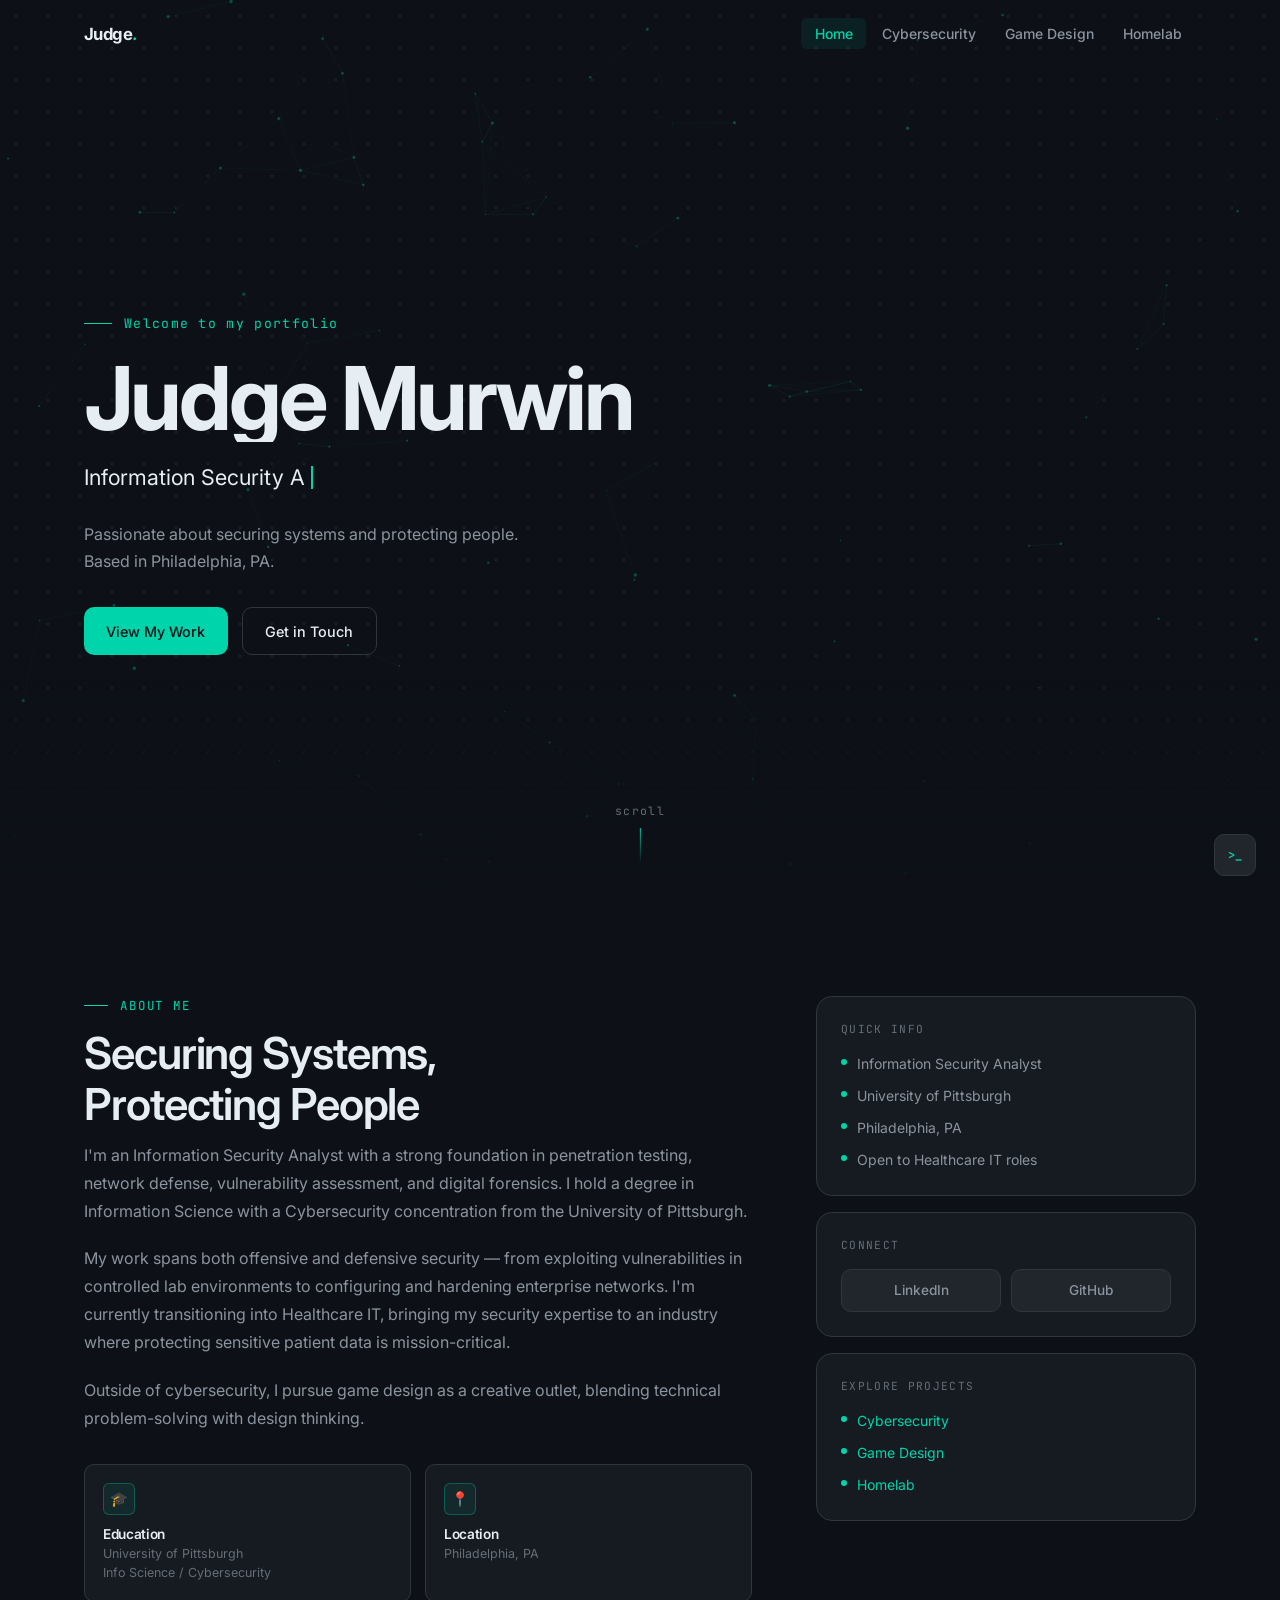
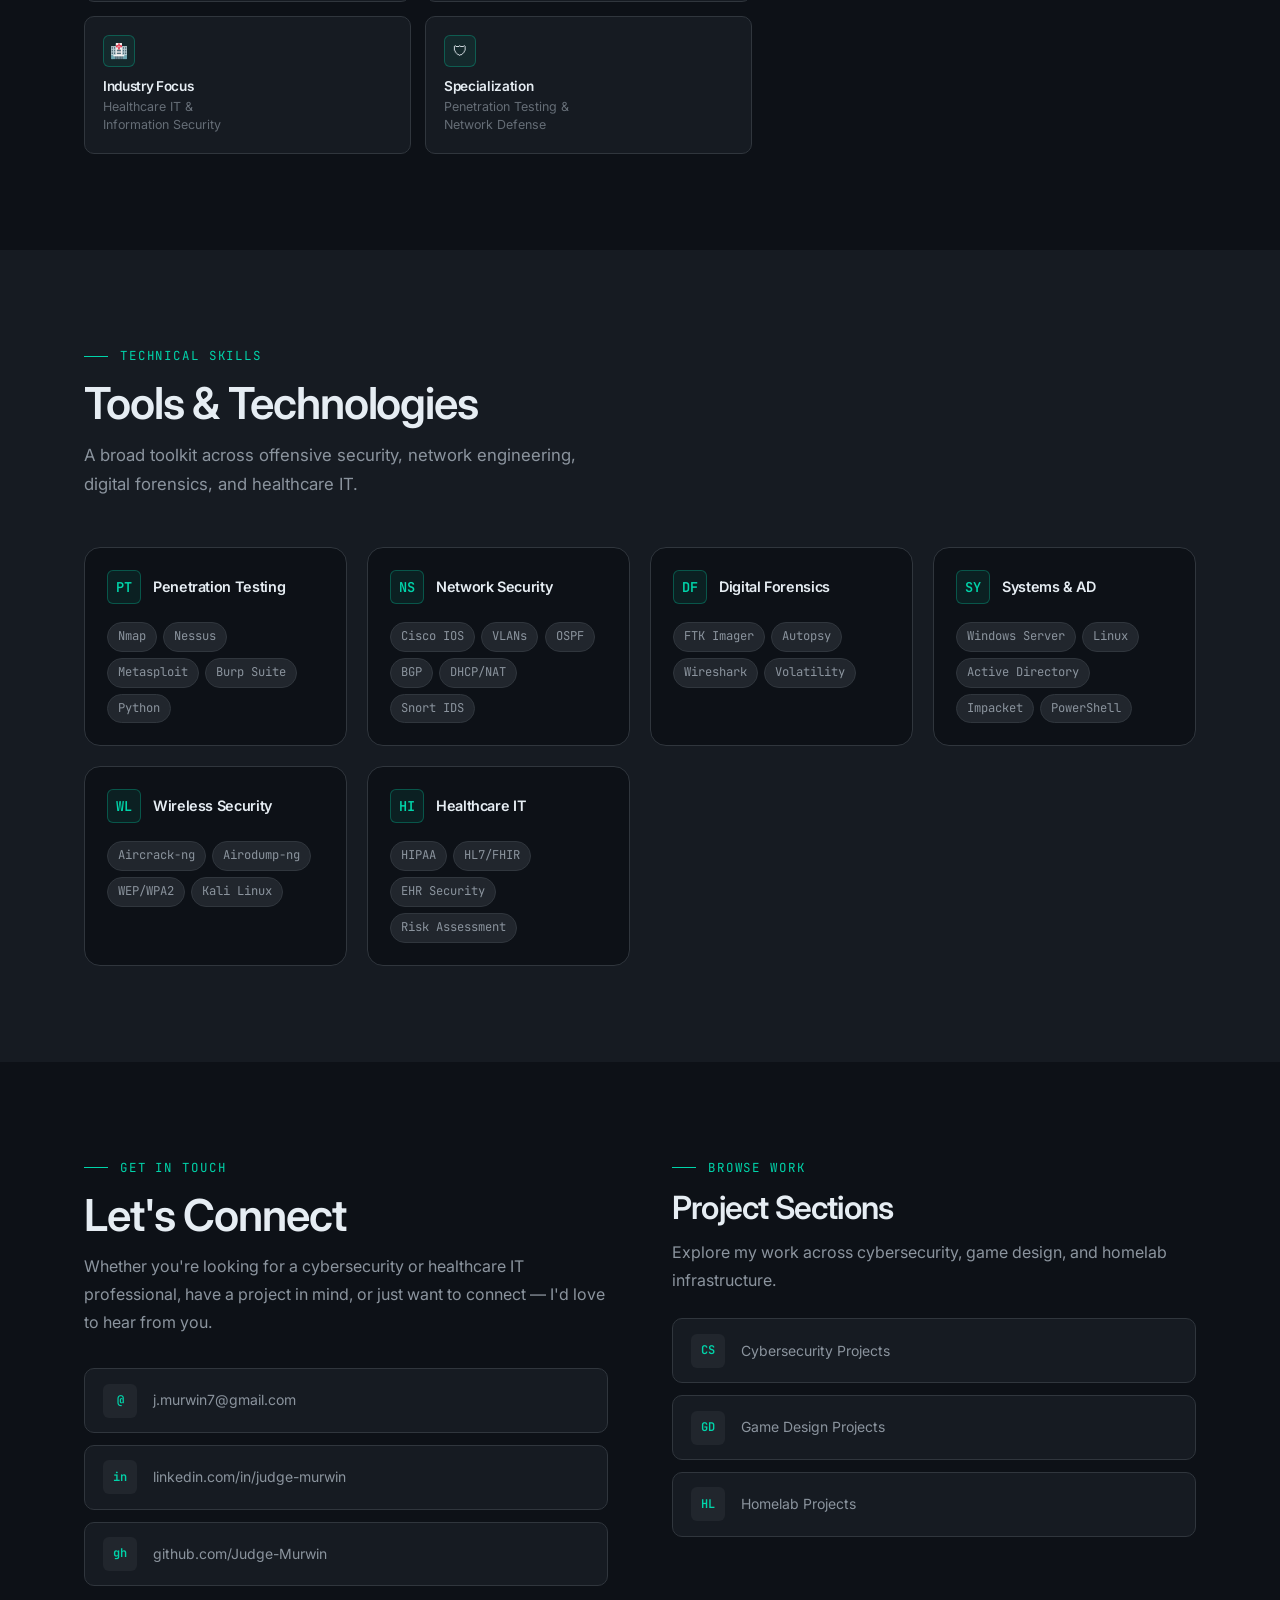
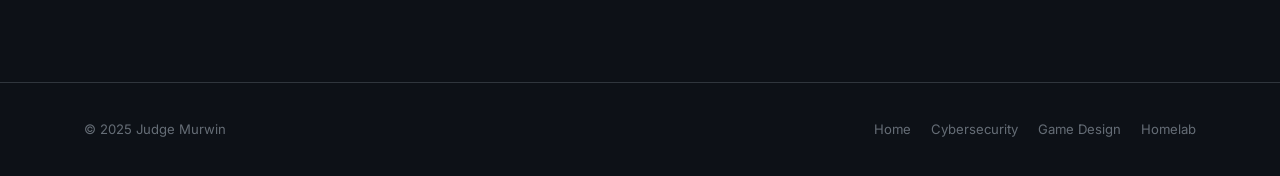
<file: index.html>
<!DOCTYPE html>
<html lang="en">
<head>
  <meta charset="UTF-8" />
  <meta name="viewport" content="width=device-width, initial-scale=1.0" />
  <title>Judge Murwin — Portfolio</title>
  <meta name="description" content="Information Security Analyst specializing in penetration testing, network defense, and digital forensics. Based in Philadelphia, PA." />
  <link rel="preconnect" href="https://fonts.googleapis.com" />
  <link rel="preconnect" href="https://fonts.gstatic.com" crossorigin />
  <link href="https://fonts.googleapis.com/css2?family=Inter:wght@400;500;600;700&family=JetBrains+Mono:wght@400;500;600&display=swap" rel="stylesheet" />
  <link rel="stylesheet" href="assets/css/style.css" />
</head>
<body>

<!-- ── Navigation ────────────────────────── -->
<nav class="nav">
  <div class="nav-inner">
    <a href="index.html" class="nav-logo">Judge<span>.</span></a>
    <ul class="nav-links">
      <li><a href="index.html" class="active">Home</a></li>
      <li><a href="cybersecurity.html">Cybersecurity</a></li>
      <li><a href="gamedesign.html">Game Design</a></li>
      <li><a href="homelab.html">Homelab</a></li>
    </ul>
    <button class="nav-toggle" aria-label="Toggle menu">
      <span></span><span></span><span></span>
    </button>
  </div>
</nav>
<div class="nav-mobile">
  <ul>
    <li><a href="index.html" class="active">Home</a></li>
    <li><a href="cybersecurity.html">Cybersecurity</a></li>
    <li><a href="gamedesign.html">Game Design</a></li>
    <li><a href="homelab.html">Homelab</a></li>
  </ul>
</div>

<!-- ── Hero ──────────────────────────────── -->
<section class="hero">
  <canvas id="hero-canvas"></canvas>
  <div class="hero-fade"></div>
  <div class="hero-content">
    <div class="hero-eyebrow">Welcome to my portfolio</div>
    <h1 class="hero-name">Judge Murwin</h1>
    <div class="hero-role">
      <span class="typewriter"></span><span class="cursor"></span>
    </div>
    <p class="hero-desc">
      Passionate about securing systems and protecting people.
      Based in Philadelphia, PA.
    </p>
    <div class="hero-actions">
      <a href="cybersecurity.html" class="btn btn-primary">View My Work</a>
      <a href="#contact" class="btn btn-outline">Get in Touch</a>
    </div>
  </div>
  <div class="hero-scroll">scroll</div>
</section>

<!-- ── About ─────────────────────────────── -->
<section class="section" id="about">
  <div class="container">
    <div class="about-grid">

      <!-- Text column -->
      <div class="about-text" data-reveal>
        <span class="section-label">About Me</span>
        <h2 class="section-title">Securing Systems,<br>Protecting People</h2>
        <p>
          I'm an Information Security Analyst with a strong foundation in penetration testing,
          network defense, vulnerability assessment, and digital forensics. I hold a degree in
          Information Science with a Cybersecurity concentration from the University of Pittsburgh.
        </p>
        <p>
          My work spans both offensive and defensive security — from exploiting vulnerabilities
          in controlled lab environments to configuring and hardening enterprise networks. I'm
          currently transitioning into Healthcare IT, bringing my security expertise to an
          industry where protecting sensitive patient data is mission-critical.
        </p>
        <p>
          Outside of cybersecurity, I pursue game design as a creative outlet, blending technical
          problem-solving with design thinking.
        </p>

        <div class="highlight-grid">
          <div class="highlight-card" data-reveal data-d="1">
            <div class="hl-icon">&#x1F393;</div>
            <h4>Education</h4>
            <p>University of Pittsburgh<br>Info Science / Cybersecurity</p>
          </div>
          <div class="highlight-card" data-reveal data-d="2">
            <div class="hl-icon">&#x1F4CD;</div>
            <h4>Location</h4>
            <p>Philadelphia, PA</p>
          </div>
          <div class="highlight-card" data-reveal data-d="3">
            <div class="hl-icon">&#x1F3E5;</div>
            <h4>Industry Focus</h4>
            <p>Healthcare IT &amp;<br>Information Security</p>
          </div>
          <div class="highlight-card" data-reveal data-d="4">
            <div class="hl-icon">&#x1F6E1;</div>
            <h4>Specialization</h4>
            <p>Penetration Testing &amp;<br>Network Defense</p>
          </div>
        </div>
      </div>

      <!-- Sidebar -->
      <div class="about-sidebar" data-reveal data-d="2">
        <div class="info-card">
          <div class="info-card-label">Quick Info</div>
          <ul class="info-list">
            <li><span class="info-dot"></span>Information Security Analyst</li>
            <li><span class="info-dot"></span>University of Pittsburgh</li>
            <li><span class="info-dot"></span>Philadelphia, PA</li>
            <li><span class="info-dot"></span>Open to Healthcare IT roles</li>
          </ul>
        </div>
        <div class="info-card">
          <div class="info-card-label">Connect</div>
          <div class="social-row">
            <a href="https://www.linkedin.com/in/judge-murwin/" target="_blank" rel="noopener" class="social-chip">LinkedIn</a>
            <a href="https://github.com/Judge-Murwin" target="_blank" rel="noopener" class="social-chip">GitHub</a>
          </div>
        </div>
        <div class="info-card">
          <div class="info-card-label">Explore Projects</div>
          <ul class="info-list">
            <li><span class="info-dot"></span><a href="cybersecurity.html">Cybersecurity</a></li>
            <li><span class="info-dot"></span><a href="gamedesign.html">Game Design</a></li>
            <li><span class="info-dot"></span><a href="homelab.html">Homelab</a></li>
          </ul>
        </div>
      </div>

    </div>
  </div>
</section>

<!-- ── Skills ────────────────────────────── -->
<section class="section section-bg" id="skills">
  <div class="container">
    <span class="section-label" data-reveal>Technical Skills</span>
    <h2 class="section-title" data-reveal>Tools &amp; Technologies</h2>
    <p class="section-sub" data-reveal>A broad toolkit across offensive security, network engineering, digital forensics, and healthcare IT.</p>
    <div class="skills-grid">

      <div class="skill-card" data-reveal data-d="1">
        <div class="skill-card-header">
          <div class="skill-icon">PT</div>
          <h4>Penetration Testing</h4>
        </div>
        <div class="skill-tags">
          <span class="skill-tag">Nmap</span>
          <span class="skill-tag">Nessus</span>
          <span class="skill-tag">Metasploit</span>
          <span class="skill-tag">Burp Suite</span>
          <span class="skill-tag">Python</span>
        </div>
      </div>

      <div class="skill-card" data-reveal data-d="2">
        <div class="skill-card-header">
          <div class="skill-icon">NS</div>
          <h4>Network Security</h4>
        </div>
        <div class="skill-tags">
          <span class="skill-tag">Cisco IOS</span>
          <span class="skill-tag">VLANs</span>
          <span class="skill-tag">OSPF</span>
          <span class="skill-tag">BGP</span>
          <span class="skill-tag">DHCP/NAT</span>
          <span class="skill-tag">Snort IDS</span>
        </div>
      </div>

      <div class="skill-card" data-reveal data-d="3">
        <div class="skill-card-header">
          <div class="skill-icon">DF</div>
          <h4>Digital Forensics</h4>
        </div>
        <div class="skill-tags">
          <span class="skill-tag">FTK Imager</span>
          <span class="skill-tag">Autopsy</span>
          <span class="skill-tag">Wireshark</span>
          <span class="skill-tag">Volatility</span>
        </div>
      </div>

      <div class="skill-card" data-reveal data-d="4">
        <div class="skill-card-header">
          <div class="skill-icon">SY</div>
          <h4>Systems &amp; AD</h4>
        </div>
        <div class="skill-tags">
          <span class="skill-tag">Windows Server</span>
          <span class="skill-tag">Linux</span>
          <span class="skill-tag">Active Directory</span>
          <span class="skill-tag">Impacket</span>
          <span class="skill-tag">PowerShell</span>
        </div>
      </div>

      <div class="skill-card" data-reveal data-d="5">
        <div class="skill-card-header">
          <div class="skill-icon">WL</div>
          <h4>Wireless Security</h4>
        </div>
        <div class="skill-tags">
          <span class="skill-tag">Aircrack-ng</span>
          <span class="skill-tag">Airodump-ng</span>
          <span class="skill-tag">WEP/WPA2</span>
          <span class="skill-tag">Kali Linux</span>
        </div>
      </div>

      <div class="skill-card" data-reveal data-d="5">
        <div class="skill-card-header">
          <div class="skill-icon">HI</div>
          <h4>Healthcare IT</h4>
        </div>
        <div class="skill-tags">
          <span class="skill-tag">HIPAA</span>
          <span class="skill-tag">HL7/FHIR</span>
          <span class="skill-tag">EHR Security</span>
          <span class="skill-tag">Risk Assessment</span>
        </div>
      </div>

    </div>
  </div>
</section>

<!-- ── Contact ───────────────────────────── -->
<section class="section" id="contact">
  <div class="container">
    <div class="contact-grid">

      <div class="contact-intro" data-reveal>
        <span class="section-label">Get in Touch</span>
        <h2 class="section-title">Let's Connect</h2>
        <p>Whether you're looking for a cybersecurity or healthcare IT professional, have a project in mind, or just want to connect — I'd love to hear from you.</p>
        <div class="contact-items">
          <a href="mailto:j.murwin7@gmail.com" class="contact-item">
            <div class="contact-item-icon">@</div>
            j.murwin7@gmail.com
          </a>
          <a href="https://www.linkedin.com/in/judge-murwin/" target="_blank" rel="noopener" class="contact-item">
            <div class="contact-item-icon">in</div>
            linkedin.com/in/judge-murwin
          </a>
          <a href="https://github.com/Judge-Murwin" target="_blank" rel="noopener" class="contact-item">
            <div class="contact-item-icon">gh</div>
            github.com/Judge-Murwin
          </a>
        </div>
      </div>

      <div data-reveal data-d="2">
        <span class="section-label">Browse Work</span>
        <h2 class="section-title" style="font-size:clamp(1.4rem,3vw,2rem)">Project Sections</h2>
        <p style="margin-bottom:1.5rem">Explore my work across cybersecurity, game design, and homelab infrastructure.</p>
        <div class="contact-items">
          <a href="cybersecurity.html" class="contact-item">
            <div class="contact-item-icon">CS</div>
            Cybersecurity Projects
          </a>
          <a href="gamedesign.html" class="contact-item">
            <div class="contact-item-icon">GD</div>
            Game Design Projects
          </a>
          <a href="homelab.html" class="contact-item">
            <div class="contact-item-icon">HL</div>
            Homelab Projects
          </a>
        </div>
      </div>

    </div>
  </div>
</section>

<!-- ── Footer ────────────────────────────── -->
<footer>
  <div class="container">
    <div class="footer-inner">
      <span class="footer-copy">&copy; 2025 Judge Murwin</span>
      <nav class="footer-nav">
        <a href="index.html">Home</a>
        <a href="cybersecurity.html">Cybersecurity</a>
        <a href="gamedesign.html">Game Design</a>
        <a href="homelab.html">Homelab</a>
      </nav>
    </div>
  </div>
</footer>

<!-- ── Terminal Easter Egg ───────────────── -->
<div class="terminal-trigger">
  <button class="terminal-btn" aria-label="Open terminal">&gt;_</button>
  <div class="terminal-window">
    <div class="terminal-bar">
      <div class="t-dot r"></div>
      <div class="t-dot y"></div>
      <div class="t-dot g"></div>
      <span class="terminal-bar-title">judge@portfolio ~ </span>
    </div>
    <div class="terminal-body">
      <div class="t-out"></div>
      <div class="t-input-row">
        <span class="t-prompt">~/judge $&nbsp;</span>
        <input class="t-input" type="text" autocomplete="off" spellcheck="false" aria-label="Terminal input" />
      </div>
    </div>
  </div>
</div>

<script src="assets/js/main.js"></script>
</body>
</html>
</file>
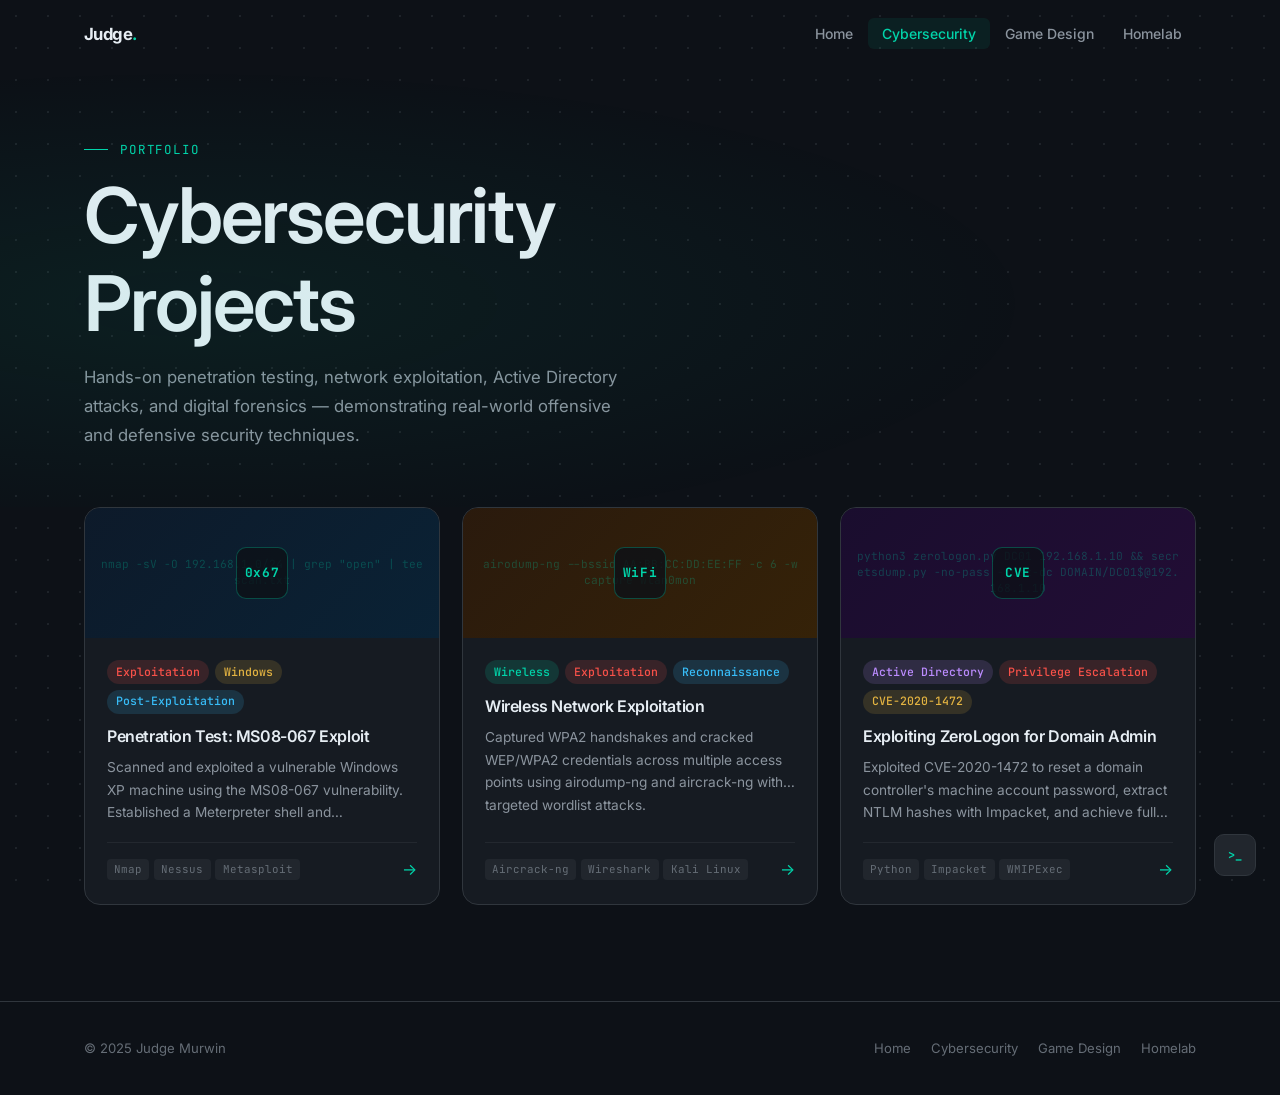
<file: cybersecurity.html>
<!DOCTYPE html>
<html lang="en">
<head>
  <meta charset="UTF-8" />
  <meta name="viewport" content="width=device-width, initial-scale=1.0" />
  <title>Cybersecurity Projects — Judge Murwin</title>
  <meta name="description" content="Penetration testing, wireless security, Active Directory exploitation, and digital forensics projects by Judge Murwin." />
  <link rel="preconnect" href="https://fonts.googleapis.com" />
  <link rel="preconnect" href="https://fonts.gstatic.com" crossorigin />
  <link href="https://fonts.googleapis.com/css2?family=Inter:wght@400;500;600;700&family=JetBrains+Mono:wght@400;500;600&display=swap" rel="stylesheet" />
  <link rel="stylesheet" href="assets/css/style.css" />
</head>
<body>

<!-- ── Navigation ────────────────────────── -->
<nav class="nav">
  <div class="nav-inner">
    <a href="index.html" class="nav-logo">Judge<span>.</span></a>
    <ul class="nav-links">
      <li><a href="index.html">Home</a></li>
      <li><a href="cybersecurity.html" class="active">Cybersecurity</a></li>
      <li><a href="gamedesign.html">Game Design</a></li>
      <li><a href="homelab.html">Homelab</a></li>
    </ul>
    <button class="nav-toggle" aria-label="Toggle menu">
      <span></span><span></span><span></span>
    </button>
  </div>
</nav>
<div class="nav-mobile">
  <ul>
    <li><a href="index.html">Home</a></li>
    <li><a href="cybersecurity.html" class="active">Cybersecurity</a></li>
    <li><a href="gamedesign.html">Game Design</a></li>
    <li><a href="homelab.html">Homelab</a></li>
  </ul>
</div>

<!-- ── Page Hero ─────────────────────────── -->
<section class="page-hero">
  <div class="container">
    <div class="section-label" data-reveal>Portfolio</div>
    <h1 data-reveal data-d="1">Cybersecurity<br>Projects</h1>
    <p data-reveal data-d="2">
      Hands-on penetration testing, network exploitation, Active Directory attacks, and
      digital forensics — demonstrating real-world offensive and defensive security techniques.
    </p>
  </div>
</section>

<!-- ── Projects Grid ─────────────────────── -->
<section class="section" style="padding-top:0">
  <div class="container">
    <div class="projects-grid">

      <!-- Card 1: MS08-067 -->
      <div class="project-card" data-modal="ms08067" data-reveal>
        <div class="card-banner g1">
          <div class="card-banner-text">nmap -sV -O 192.168.1.0/24 | grep "open" | tee scan.txt</div>
          <div class="card-icon-wrap">0x67</div>
        </div>
        <div class="card-body">
          <div class="card-tags">
            <span class="tag tag-red">Exploitation</span>
            <span class="tag tag-orange">Windows</span>
            <span class="tag tag-blue">Post-Exploitation</span>
          </div>
          <h3 class="card-title">Penetration Test: MS08-067 Exploit</h3>
          <p class="card-desc">Scanned and exploited a vulnerable Windows XP machine using the MS08-067 vulnerability. Established a Meterpreter shell and demonstrated real-world post-exploitation access.</p>
          <div class="card-footer">
            <div class="card-tools">
              <span class="tool-tag">Nmap</span>
              <span class="tool-tag">Nessus</span>
              <span class="tool-tag">Metasploit</span>
            </div>
            <span class="card-arrow">&#8594;</span>
          </div>
        </div>
      </div>

      <!-- Card 2: Wireless -->
      <div class="project-card" data-modal="wireless" data-reveal data-d="1">
        <div class="card-banner g4">
          <div class="card-banner-text">airodump-ng --bssid AA:BB:CC:DD:EE:FF -c 6 -w capture wlan0mon</div>
          <div class="card-icon-wrap">WiFi</div>
        </div>
        <div class="card-body">
          <div class="card-tags">
            <span class="tag tag-teal">Wireless</span>
            <span class="tag tag-red">Exploitation</span>
            <span class="tag tag-blue">Reconnaissance</span>
          </div>
          <h3 class="card-title">Wireless Network Exploitation</h3>
          <p class="card-desc">Captured WPA2 handshakes and cracked WEP/WPA2 credentials across multiple access points using airodump-ng and aircrack-ng with targeted wordlist attacks.</p>
          <div class="card-footer">
            <div class="card-tools">
              <span class="tool-tag">Aircrack-ng</span>
              <span class="tool-tag">Wireshark</span>
              <span class="tool-tag">Kali Linux</span>
            </div>
            <span class="card-arrow">&#8594;</span>
          </div>
        </div>
      </div>

      <!-- Card 3: ZeroLogon -->
      <div class="project-card" data-modal="zerologon" data-reveal data-d="2">
        <div class="card-banner g2">
          <div class="card-banner-text">python3 zerologon.py DC01 192.168.1.10 && secretsdump.py -no-pass -just-dc DOMAIN/DC01$@192.168.1.10</div>
          <div class="card-icon-wrap">CVE</div>
        </div>
        <div class="card-body">
          <div class="card-tags">
            <span class="tag tag-purple">Active Directory</span>
            <span class="tag tag-red">Privilege Escalation</span>
            <span class="tag tag-orange">CVE-2020-1472</span>
          </div>
          <h3 class="card-title">Exploiting ZeroLogon for Domain Admin</h3>
          <p class="card-desc">Exploited CVE-2020-1472 to reset a domain controller's machine account password, extract NTLM hashes with Impacket, and achieve full domain compromise.</p>
          <div class="card-footer">
            <div class="card-tools">
              <span class="tool-tag">Python</span>
              <span class="tool-tag">Impacket</span>
              <span class="tool-tag">WMIPExec</span>
            </div>
            <span class="card-arrow">&#8594;</span>
          </div>
        </div>
      </div>

    </div>
  </div>
</section>

<!-- ── Modal ─────────────────────────────── -->
<div class="modal-overlay" role="dialog" aria-modal="true" aria-label="Project details">
  <div class="modal">
    <div class="modal-banner g1">
      <div class="modal-banner-text"></div>
      <div class="modal-icon"></div>
      <button class="modal-close" aria-label="Close">&times;</button>
    </div>
    <div class="modal-body">
      <div class="modal-tags"></div>
      <h2 class="modal-title"></h2>
      <p class="modal-desc"></p>
      <div class="modal-section">
        <div class="modal-section-label">Tools &amp; Technologies</div>
        <div class="modal-tools"></div>
      </div>
      <div class="modal-section">
        <div class="modal-section-label">Key Highlights</div>
        <ul class="modal-highlights"></ul>
      </div>
    </div>
    <div class="modal-footer">
      <a href="#" class="btn btn-outline modal-github-link" target="_blank" rel="noopener">View on GitHub</a>
    </div>
  </div>
</div>

<!-- ── Footer ────────────────────────────── -->
<footer>
  <div class="container">
    <div class="footer-inner">
      <span class="footer-copy">&copy; 2025 Judge Murwin</span>
      <nav class="footer-nav">
        <a href="index.html">Home</a>
        <a href="cybersecurity.html">Cybersecurity</a>
        <a href="gamedesign.html">Game Design</a>
        <a href="homelab.html">Homelab</a>
      </nav>
    </div>
  </div>
</footer>

<!-- ── Terminal Easter Egg ───────────────── -->
<div class="terminal-trigger">
  <button class="terminal-btn" aria-label="Open terminal">&gt;_</button>
  <div class="terminal-window">
    <div class="terminal-bar">
      <div class="t-dot r"></div>
      <div class="t-dot y"></div>
      <div class="t-dot g"></div>
      <span class="terminal-bar-title">judge@portfolio ~ </span>
    </div>
    <div class="terminal-body">
      <div class="t-out"></div>
      <div class="t-input-row">
        <span class="t-prompt">~/judge $&nbsp;</span>
        <input class="t-input" type="text" autocomplete="off" spellcheck="false" aria-label="Terminal input" />
      </div>
    </div>
  </div>
</div>

<!-- ── Project Data ───────────────────────── -->
<script>
const projectData = {
  ms08067: {
    abbr: '0x67',
    grad: 'g1',
    bannerText: 'nmap -sV -O 192.168.1.0/24 | grep open | tee scan.txt && msfconsole -x "use exploit/windows/smb/ms08_067_netapi"',
    title: 'Penetration Test: Scanning, Exploitation, and Post-Exploitation of a Windows XP Host',
    tags: [
      { label: 'Exploitation',     color: 'red'    },
      { label: 'Windows',          color: 'orange' },
      { label: 'Post-Exploitation',color: 'blue'   },
    ],
    description: 'Used Nmap and Nessus to identify a vulnerable Windows XP machine, then exploited the MS08-067 vulnerability with Metasploit. Gained access via a Meterpreter shell, explored the file system, and retrieved documents to demonstrate real-world post-exploitation impact.',
    tools: ['Nmap', 'Nessus', 'Metasploit', 'Meterpreter', 'Kali Linux'],
    highlights: [
      'Conducted network reconnaissance with Nmap to map open ports and running services',
      'Ran a Nessus vulnerability scan confirming MS08-067 (Server Service vulnerability) on the target',
      'Exploited the target using Metasploit\'s ms08_067_netapi module to gain a Meterpreter shell',
      'Navigated the compromised file system and retrieved sensitive documents',
      'Documented the full attack chain from discovery to data exfiltration',
    ],
    github: 'https://github.com/Judge-Murwin/PenetrationTesting-MS08-067-Exploit',
  },
  wireless: {
    abbr: 'WiFi',
    grad: 'g4',
    bannerText: 'airodump-ng --bssid AA:BB:CC:DD:EE:FF -c 6 -w capture wlan0mon && aircrack-ng -w rockyou.txt capture-01.cap',
    title: 'Wireless Network Exploitation',
    tags: [
      { label: 'Wireless Security', color: 'teal'   },
      { label: 'Exploitation',      color: 'red'    },
      { label: 'Reconnaissance',    color: 'blue'   },
    ],
    description: 'Captured and cracked Wi-Fi credentials from multiple access points using airodump-ng and aircrack-ng. Targeted both WEP and WPA2 networks, collected handshakes via deauthentication attacks, and used wordlists to reveal passwords. Leveraged Wireshark for packet analysis and vendor identification.',
    tools: ['Aircrack-ng', 'Airodump-ng', 'Aireplay-ng', 'Wireshark', 'Kali Linux'],
    highlights: [
      'Enabled monitor mode on a wireless adapter for passive traffic capture',
      'Used airodump-ng to enumerate nearby access points, channels, and connected clients',
      'Performed targeted deauthentication attacks to force WPA2 4-way handshake capture',
      'Cracked WEP encryption using statistical IV attacks with aircrack-ng',
      'Cracked WPA2 PSK credentials using dictionary attacks against captured handshakes',
      'Analyzed captured packets in Wireshark to identify vendor OUIs and network activity',
    ],
    github: 'https://github.com/Judge-Murwin/Wireless-Network-Exploitation',
  },
  zerologon: {
    abbr: 'CVE',
    grad: 'g2',
    bannerText: 'python3 zerologon.py DC01 192.168.1.10 && secretsdump.py -no-pass -just-dc DOMAIN/DC01$@192.168.1.10',
    title: 'Exploiting ZeroLogon to Gain Domain Admin Access',
    tags: [
      { label: 'Active Directory',   color: 'purple' },
      { label: 'Privilege Escalation',color: 'red'   },
      { label: 'CVE-2020-1472',      color: 'orange' },
    ],
    description: 'Used the ZeroLogon vulnerability (CVE-2020-1472) to exploit a misconfigured domain controller and escalate to Domain Admin. Reset the machine account password via a custom Python script, extracted NTLM hashes with Impacket, and established remote execution via WMIPExec.',
    tools: ['Nmap', 'Python', 'Impacket', 'secretsdump.py', 'WMIPExec', 'Kali Linux'],
    highlights: [
      'Identified the Domain Controller IP and role via Nmap port and service scan',
      'Exploited CVE-2020-1472 (ZeroLogon) by resetting the DC machine account password to empty',
      'Used Impacket\'s secretsdump.py to dump all NTLM password hashes from the domain controller',
      'Performed pass-the-hash to authenticate as Domain Administrator without knowing the plaintext password',
      'Gained remote command execution via WMIPExec and retrieved the target flag',
      'Documented the complete domain compromise path from unauthenticated network access',
    ],
    github: 'https://github.com/Judge-Murwin/ZeroLogonExploit',
  },
};
</script>
<script src="assets/js/main.js"></script>
</body>
</html>
</file>
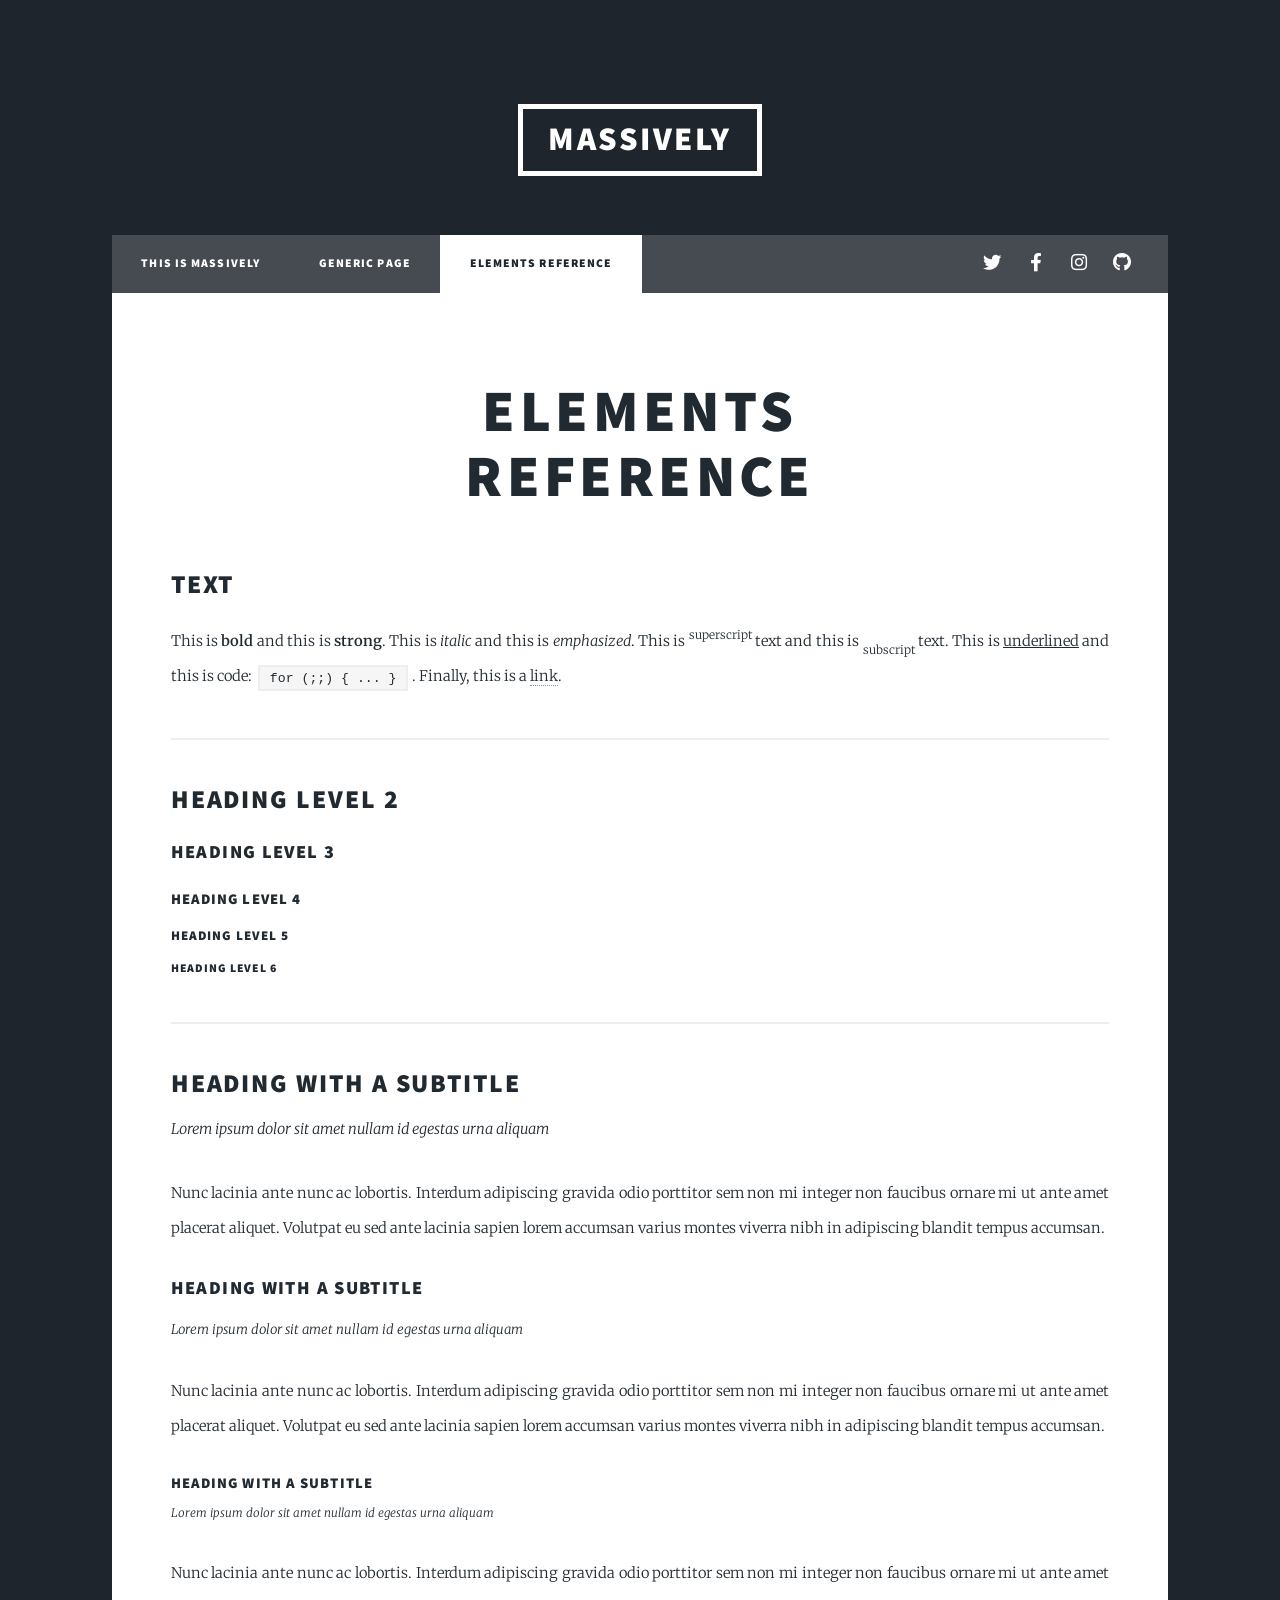
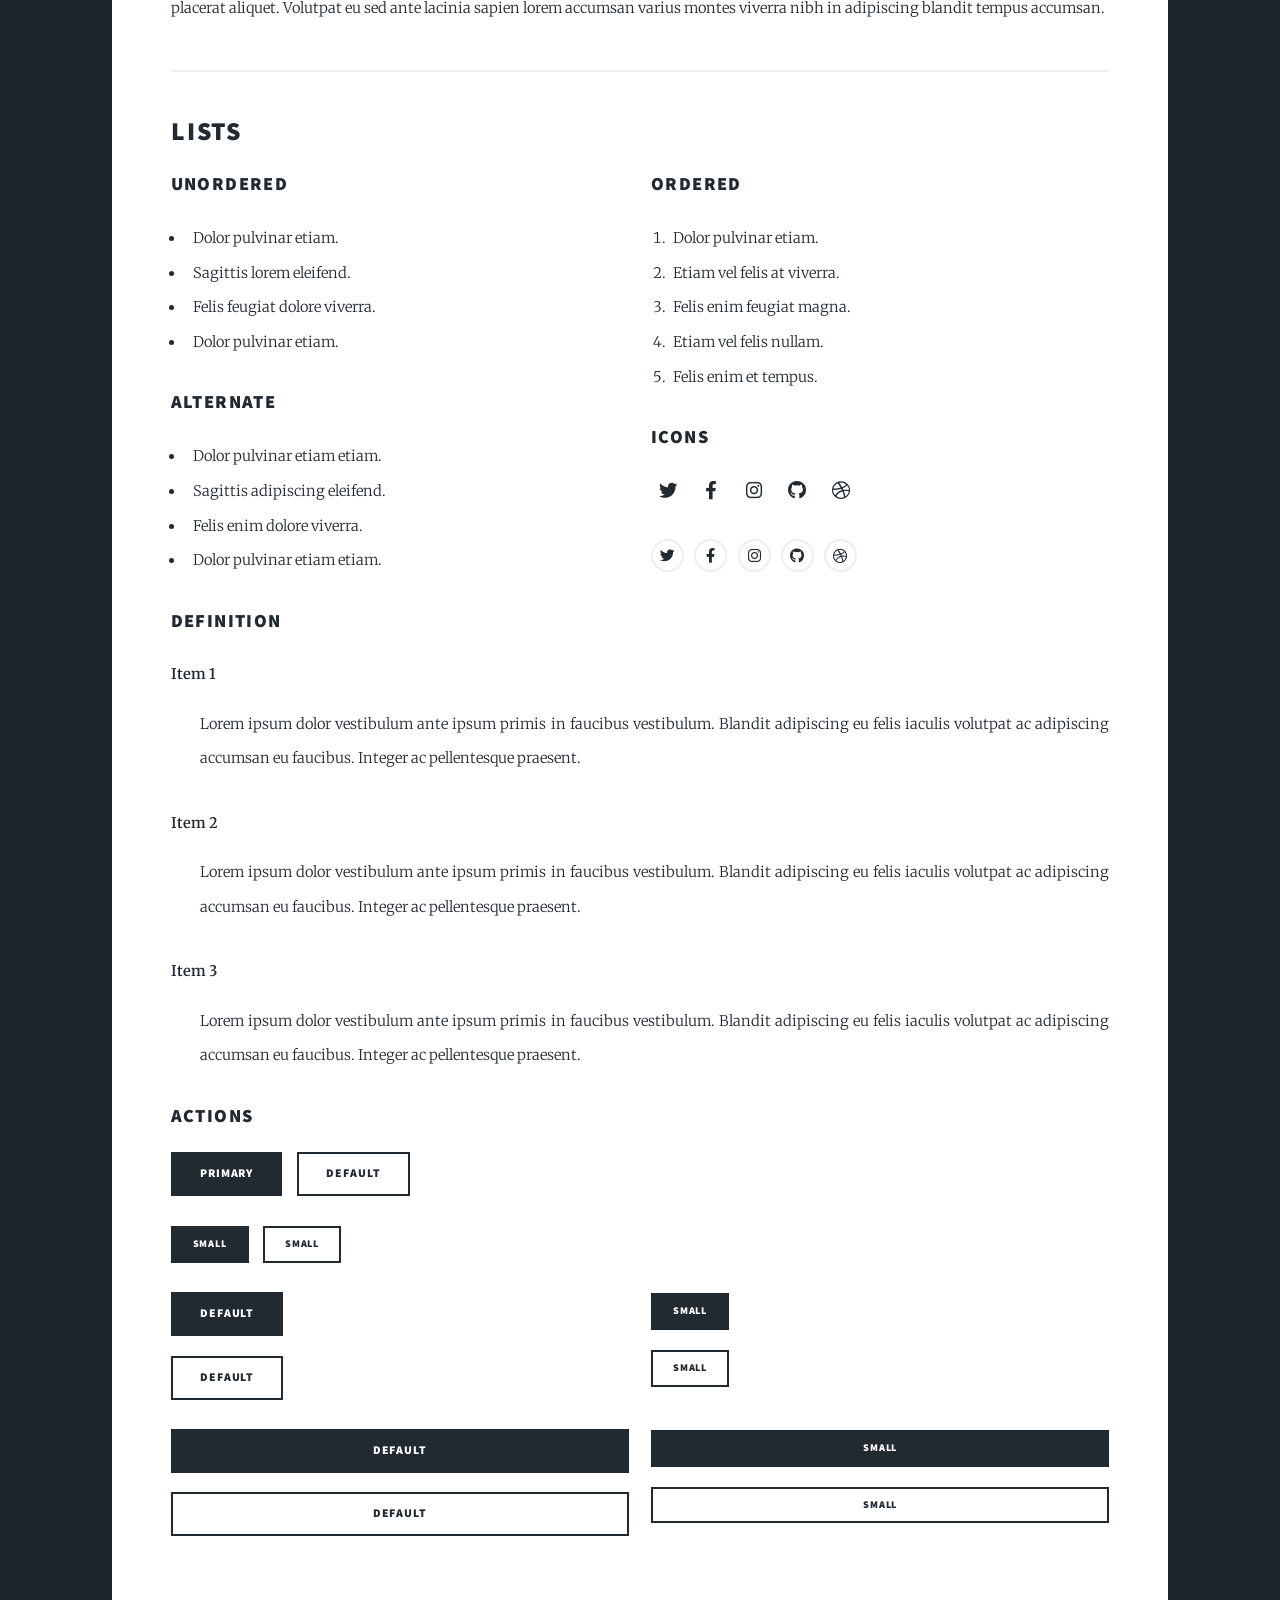
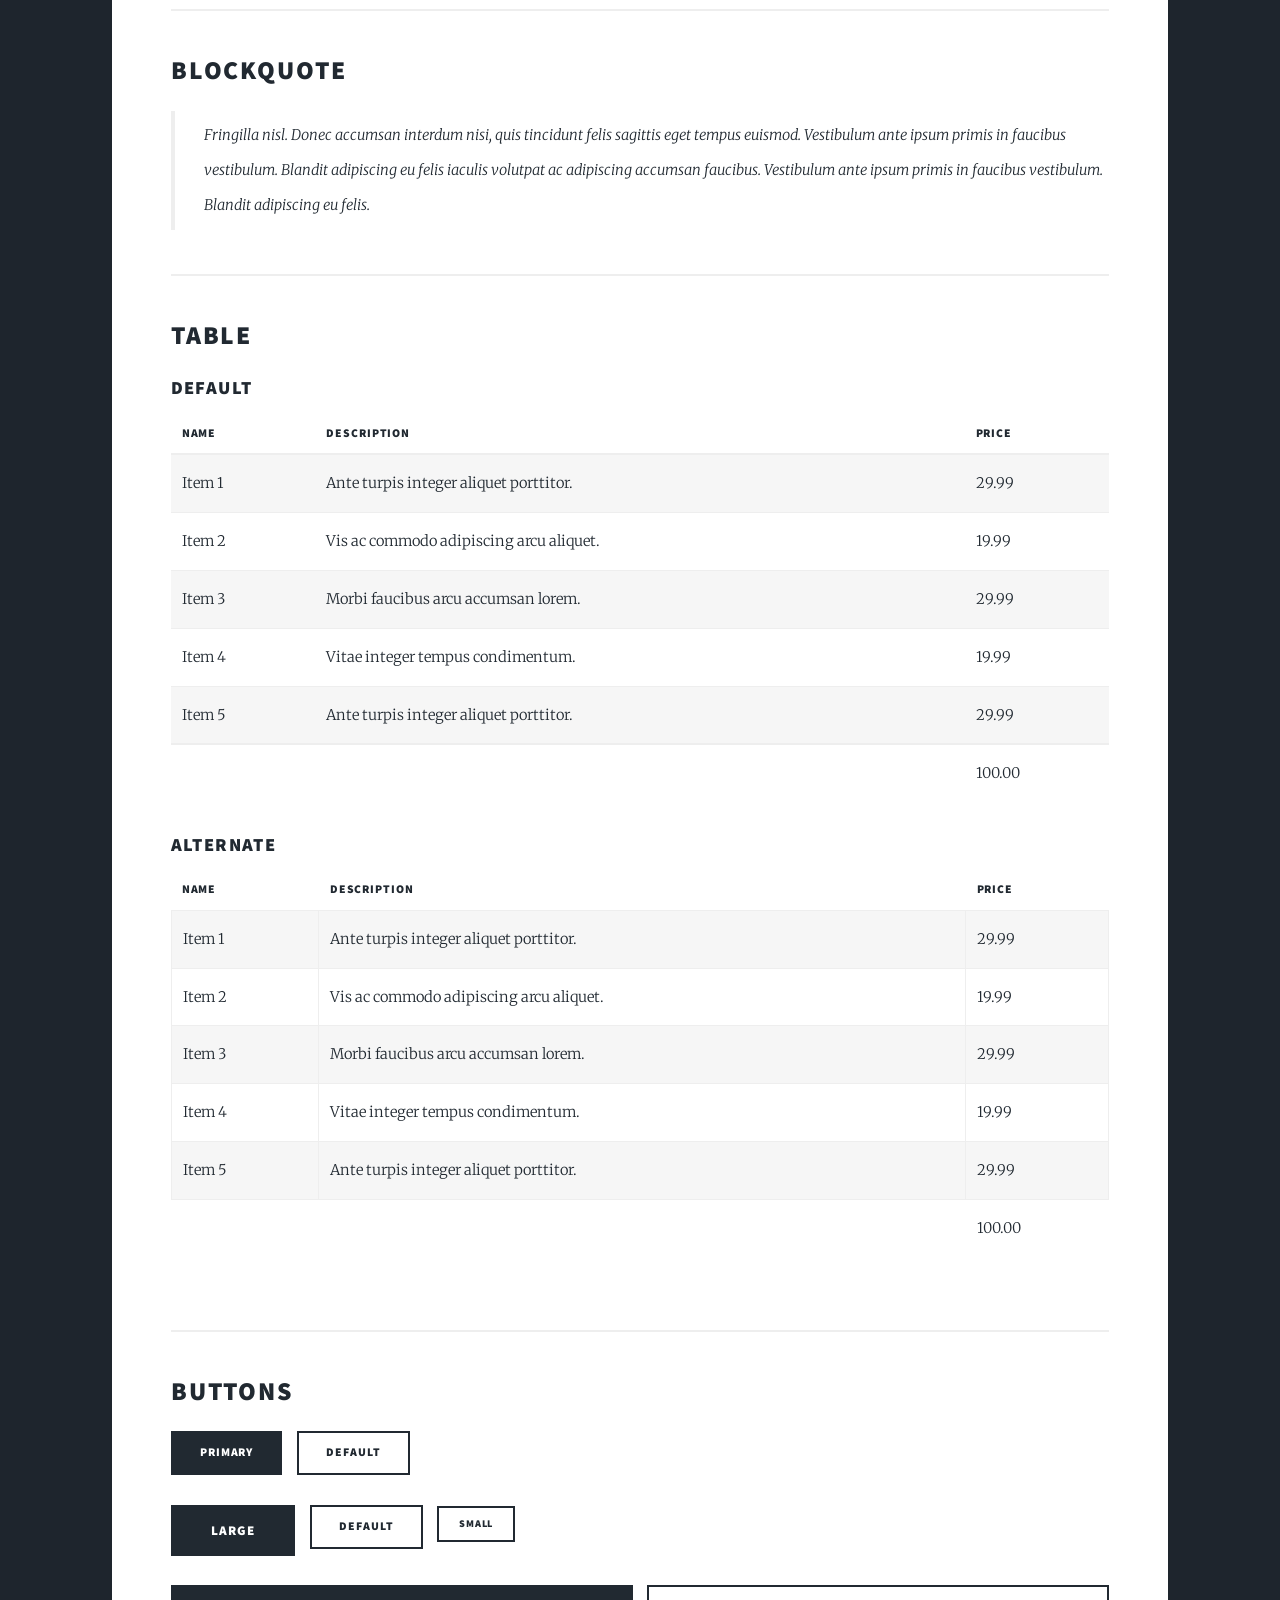
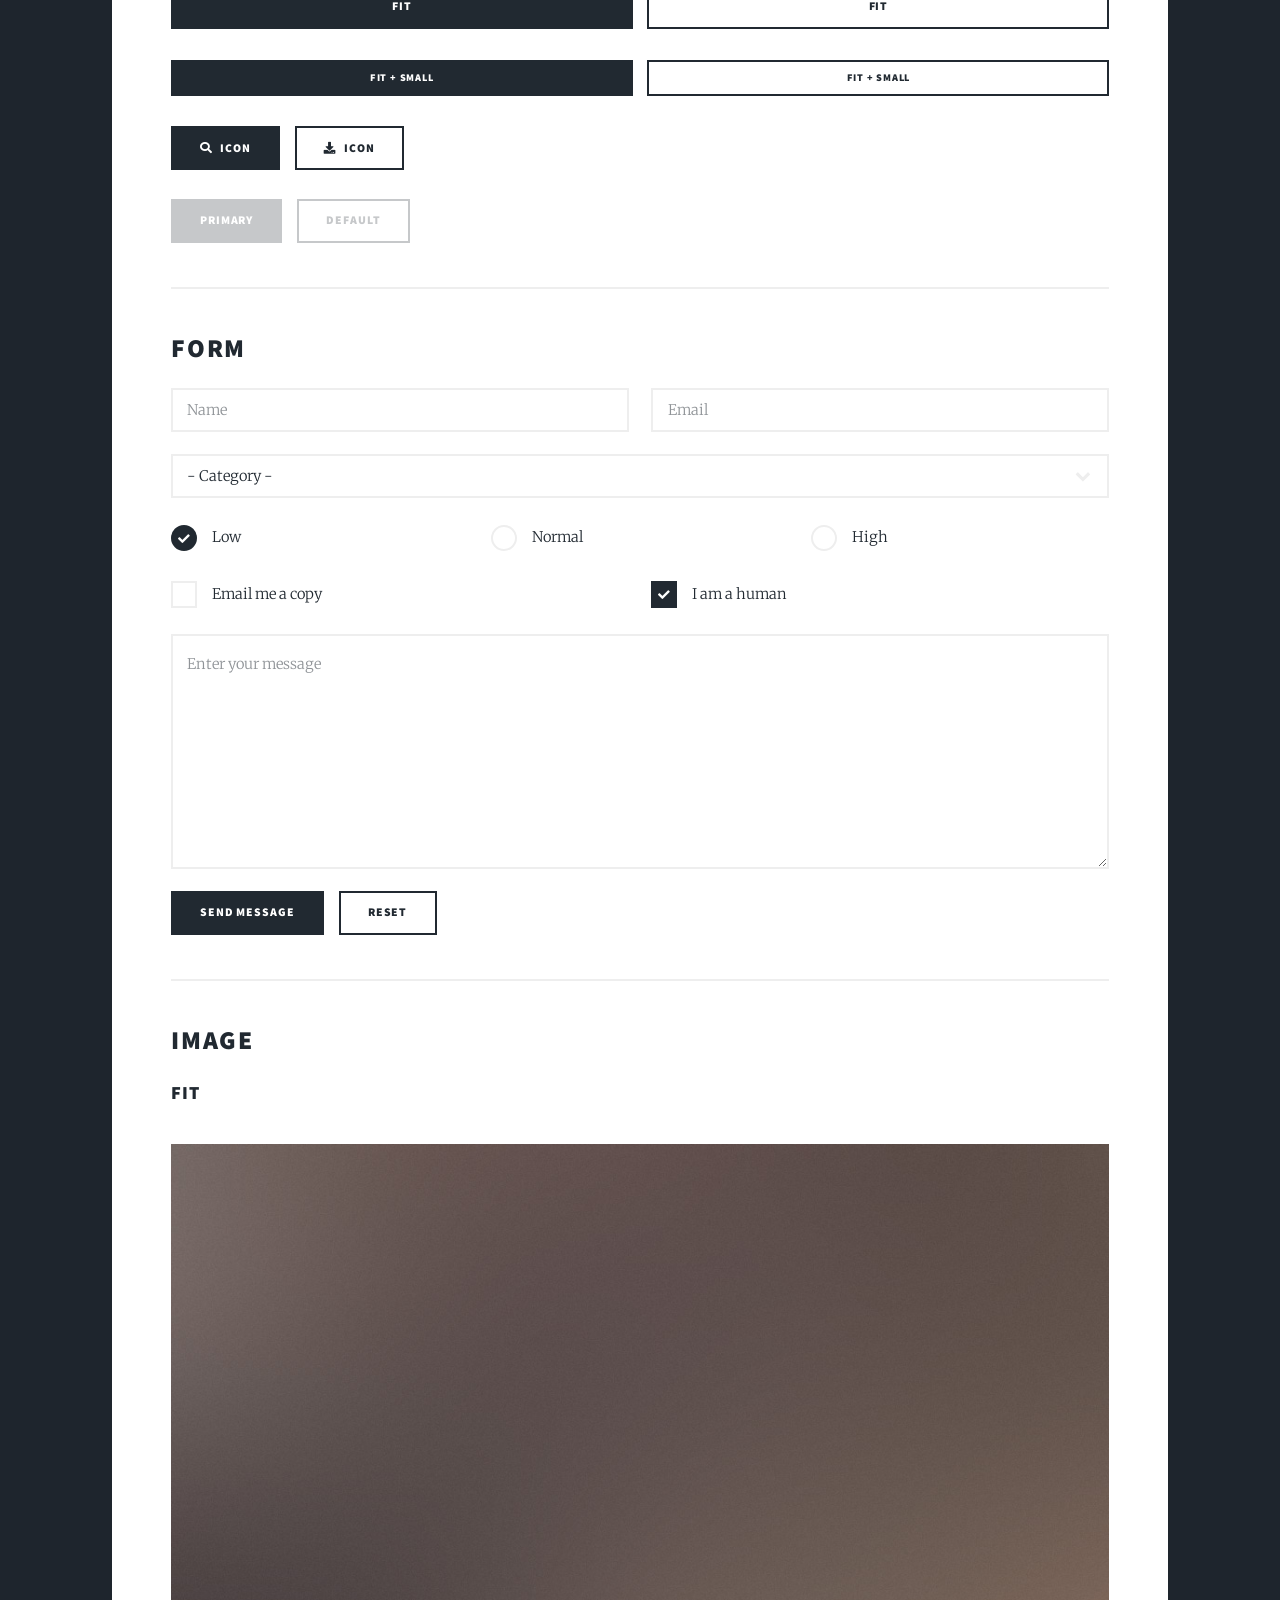
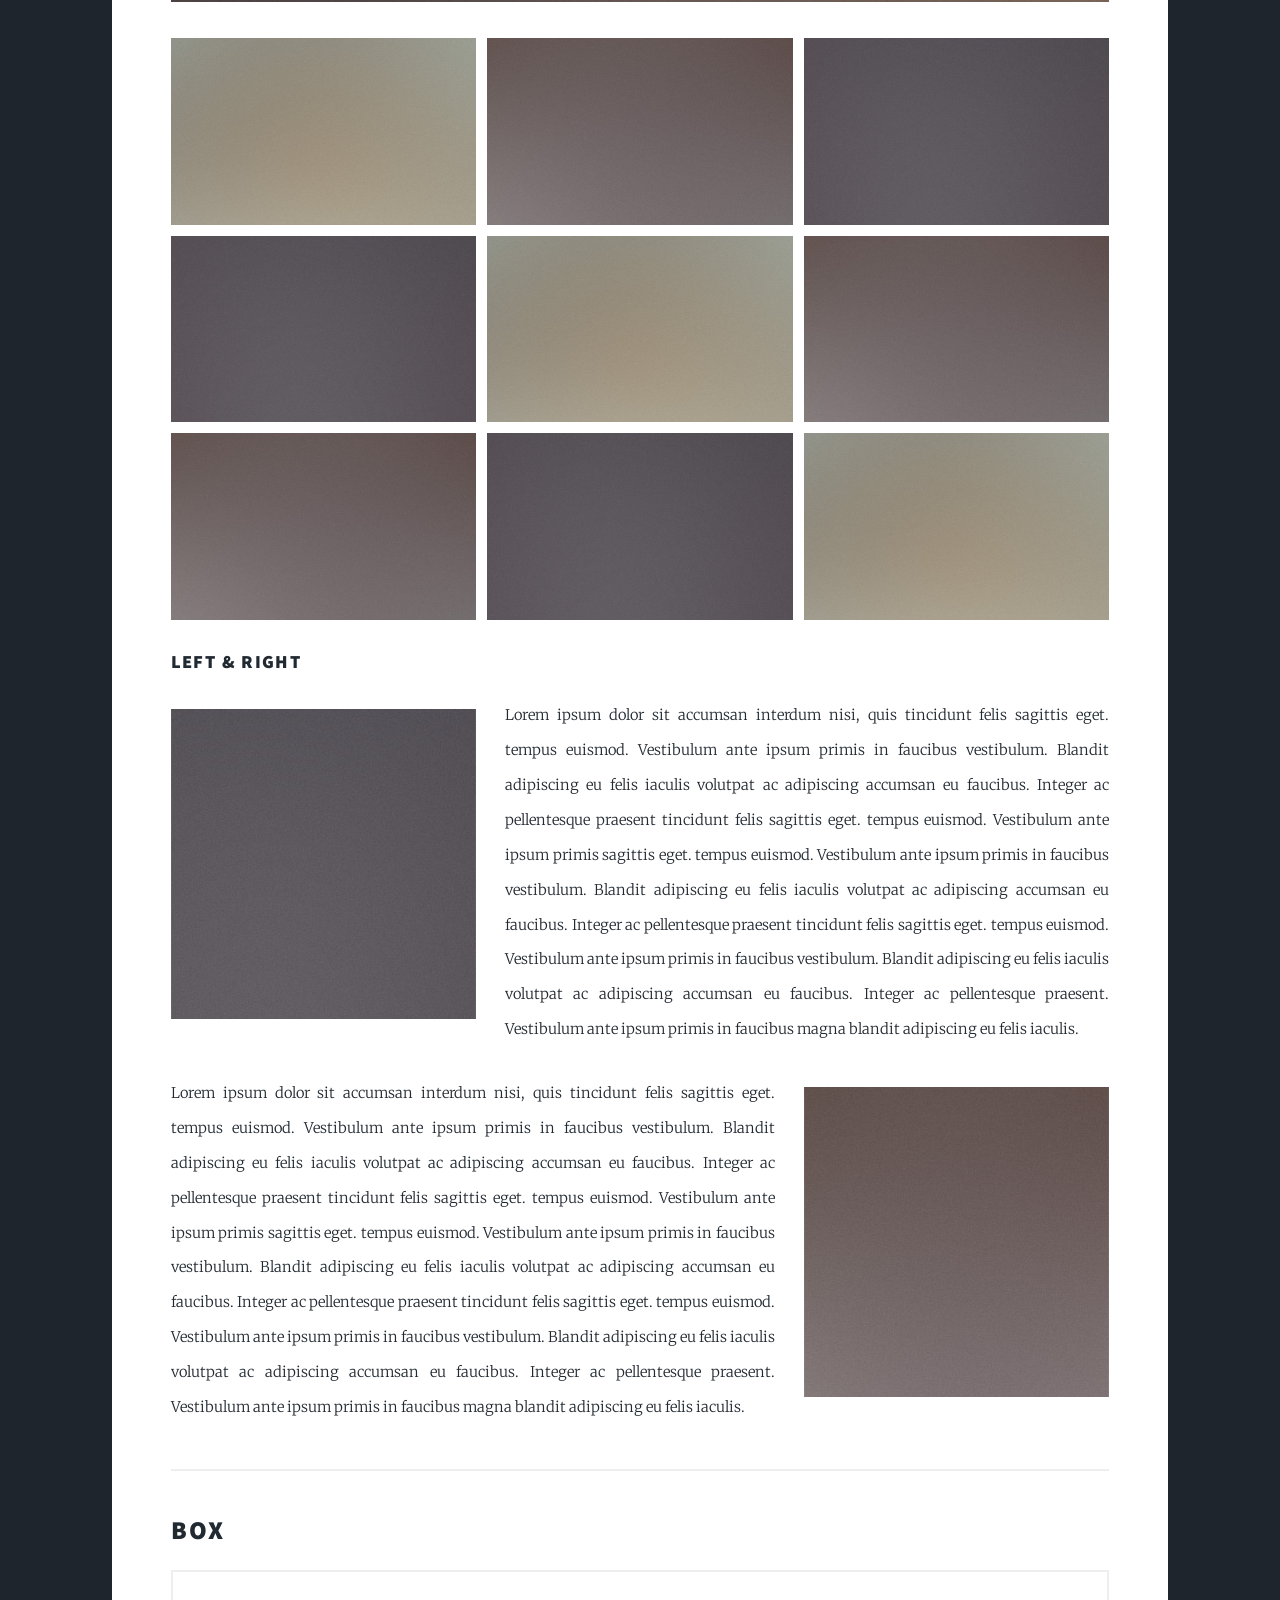
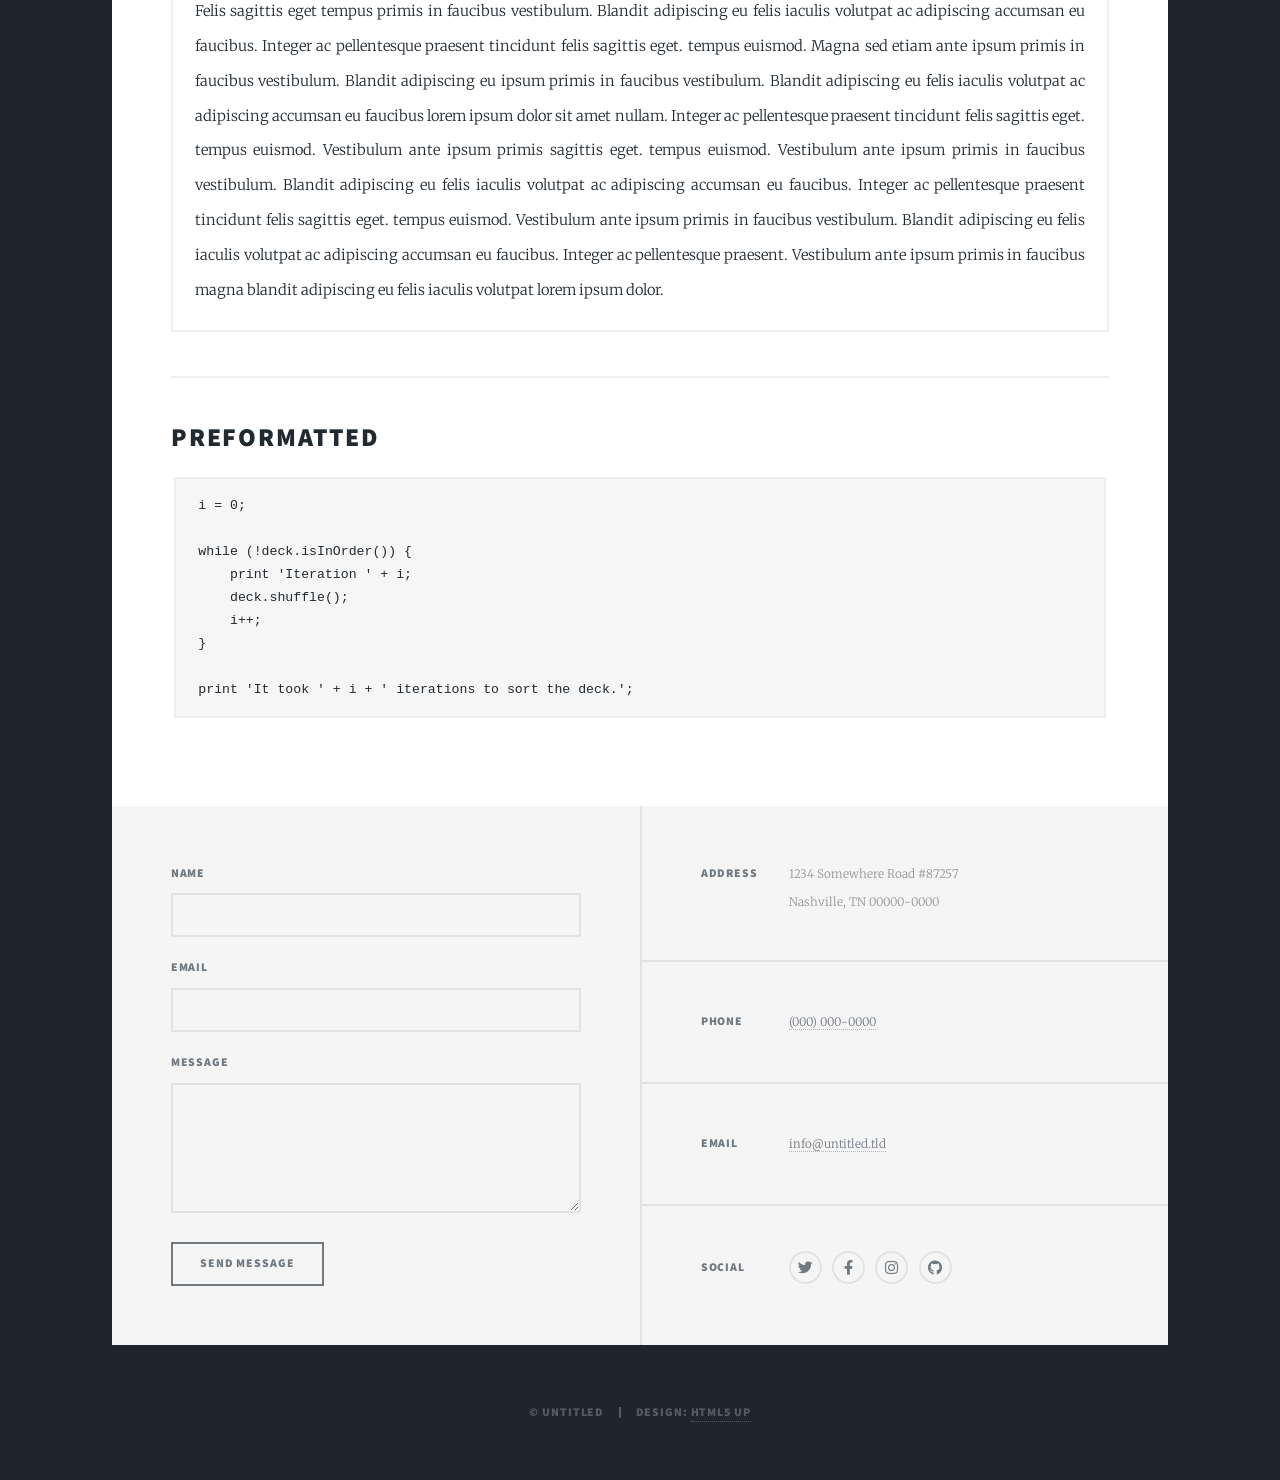
<file: elements.html>
<!DOCTYPE HTML>
<!--
	Massively by HTML5 UP
	html5up.net | @ajlkn
	Free for personal and commercial use under the CCA 3.0 license (html5up.net/license)
-->
<html>
	<head>
		<title>Elements Reference - Massively by HTML5 UP</title>
		<meta charset="utf-8" />
		<meta name="viewport" content="width=device-width, initial-scale=1, user-scalable=no" />
		<link rel="stylesheet" href="assets/css/main.css" />
		<noscript><link rel="stylesheet" href="assets/css/noscript.css" /></noscript>
	</head>
	<body class="is-preload">

		<!-- Wrapper -->
			<div id="wrapper">

				<!-- Header -->
					<header id="header">
						<a href="index.html" class="logo">Massively</a>
					</header>

				<!-- Nav -->
					<nav id="nav">
						<ul class="links">
							<li><a href="index.html">This is Massively</a></li>
							<li><a href="generic.html">Generic Page</a></li>
							<li class="active"><a href="elements.html">Elements Reference</a></li>
						</ul>
						<ul class="icons">
							<li><a href="#" class="icon brands fa-twitter"><span class="label">Twitter</span></a></li>
							<li><a href="#" class="icon brands fa-facebook-f"><span class="label">Facebook</span></a></li>
							<li><a href="#" class="icon brands fa-instagram"><span class="label">Instagram</span></a></li>
							<li><a href="#" class="icon brands fa-github"><span class="label">GitHub</span></a></li>
						</ul>
					</nav>

				<!-- Main -->
					<div id="main">

						<!-- Post -->
							<section class="post">
								<header class="major">
									<h1>Elements<br />
									Reference</h1>
								</header>

								<!-- Text stuff -->
									<h2>Text</h2>
									<p>This is <b>bold</b> and this is <strong>strong</strong>. This is <i>italic</i> and this is <em>emphasized</em>.
									This is <sup>superscript</sup> text and this is <sub>subscript</sub> text.
									This is <u>underlined</u> and this is code: <code>for (;;) { ... }</code>.
									Finally, this is a <a href="#">link</a>.</p>
									<hr />
									<h2>Heading Level 2</h2>
									<h3>Heading Level 3</h3>
									<h4>Heading Level 4</h4>
									<h5>Heading Level 5</h5>
									<h6>Heading Level 6</h6>
									<hr />
									<header>
										<h2>Heading with a Subtitle</h2>
										<p>Lorem ipsum dolor sit amet nullam id egestas urna aliquam</p>
									</header>
									<p>Nunc lacinia ante nunc ac lobortis. Interdum adipiscing gravida odio porttitor sem non mi integer non faucibus ornare mi ut ante amet placerat aliquet. Volutpat eu sed ante lacinia sapien lorem accumsan varius montes viverra nibh in adipiscing blandit tempus accumsan.</p>
									<header>
										<h3>Heading with a Subtitle</h3>
										<p>Lorem ipsum dolor sit amet nullam id egestas urna aliquam</p>
									</header>
									<p>Nunc lacinia ante nunc ac lobortis. Interdum adipiscing gravida odio porttitor sem non mi integer non faucibus ornare mi ut ante amet placerat aliquet. Volutpat eu sed ante lacinia sapien lorem accumsan varius montes viverra nibh in adipiscing blandit tempus accumsan.</p>
									<header>
										<h4>Heading with a Subtitle</h4>
										<p>Lorem ipsum dolor sit amet nullam id egestas urna aliquam</p>
									</header>
									<p>Nunc lacinia ante nunc ac lobortis. Interdum adipiscing gravida odio porttitor sem non mi integer non faucibus ornare mi ut ante amet placerat aliquet. Volutpat eu sed ante lacinia sapien lorem accumsan varius montes viverra nibh in adipiscing blandit tempus accumsan.</p>

									<hr />

								<!-- Lists -->
									<h2>Lists</h2>
									<div class="row">
										<div class="col-6 col-12-small">

											<h3>Unordered</h3>
											<ul>
												<li>Dolor pulvinar etiam.</li>
												<li>Sagittis lorem eleifend.</li>
												<li>Felis feugiat dolore viverra.</li>
												<li>Dolor pulvinar etiam.</li>
											</ul>

											<h3>Alternate</h3>
											<ul class="alt">
												<li>Dolor pulvinar etiam etiam.</li>
												<li>Sagittis adipiscing eleifend.</li>
												<li>Felis enim dolore viverra.</li>
												<li>Dolor pulvinar etiam etiam.</li>
											</ul>

										</div>
										<div class="col-6 col-12-small">

											<h3>Ordered</h3>
											<ol>
												<li>Dolor pulvinar etiam.</li>
												<li>Etiam vel felis at viverra.</li>
												<li>Felis enim feugiat magna.</li>
												<li>Etiam vel felis nullam.</li>
												<li>Felis enim et tempus.</li>
											</ol>

											<h3>Icons</h3>
											<ul class="icons">
												<li><a href="#" class="icon brands fa-twitter"><span class="label">Twitter</span></a></li>
												<li><a href="#" class="icon brands fa-facebook-f"><span class="label">Facebook</span></a></li>
												<li><a href="#" class="icon brands fa-instagram"><span class="label">Instagram</span></a></li>
												<li><a href="#" class="icon brands fa-github"><span class="label">Github</span></a></li>
												<li><a href="#" class="icon brands fa-dribbble"><span class="label">Dribbble</span></a></li>
											</ul>
											<ul class="icons alt">
												<li><a href="#" class="icon brands alt fa-twitter"><span class="label">Twitter</span></a></li>
												<li><a href="#" class="icon brands alt fa-facebook-f"><span class="label">Facebook</span></a></li>
												<li><a href="#" class="icon brands alt fa-instagram"><span class="label">Instagram</span></a></li>
												<li><a href="#" class="icon brands alt fa-github"><span class="label">Github</span></a></li>
												<li><a href="#" class="icon brands alt fa-dribbble"><span class="label">Dribbble</span></a></li>
											</ul>

										</div>
									</div>
									<h3>Definition</h3>
									<dl>
										<dt>Item 1</dt>
										<dd>
											<p>Lorem ipsum dolor vestibulum ante ipsum primis in faucibus vestibulum. Blandit adipiscing eu felis iaculis volutpat ac adipiscing accumsan eu faucibus. Integer ac pellentesque praesent.</p>
										</dd>
										<dt>Item 2</dt>
										<dd>
											<p>Lorem ipsum dolor vestibulum ante ipsum primis in faucibus vestibulum. Blandit adipiscing eu felis iaculis volutpat ac adipiscing accumsan eu faucibus. Integer ac pellentesque praesent.</p>
										</dd>
										<dt>Item 3</dt>
										<dd>
											<p>Lorem ipsum dolor vestibulum ante ipsum primis in faucibus vestibulum. Blandit adipiscing eu felis iaculis volutpat ac adipiscing accumsan eu faucibus. Integer ac pellentesque praesent.</p>
										</dd>
									</dl>

									<h3>Actions</h3>
									<ul class="actions">
										<li><a href="#" class="button primary">Primary</a></li>
										<li><a href="#" class="button">Default</a></li>
									</ul>
									<ul class="actions small">
										<li><a href="#" class="button primary small">Small</a></li>
										<li><a href="#" class="button small">Small</a></li>
									</ul>
									<div class="row">
										<div class="col-6 col-12-small">
											<ul class="actions stacked">
												<li><a href="#" class="button primary">Default</a></li>
												<li><a href="#" class="button">Default</a></li>
											</ul>
										</div>
										<div class="col-6 col-12-small">
											<ul class="actions stacked">
												<li><a href="#" class="button primary small">Small</a></li>
												<li><a href="#" class="button small">Small</a></li>
											</ul>
										</div>
									</div>
									<div class="row">
										<div class="col-6 col-12-small">
											<ul class="actions stacked">
												<li><a href="#" class="button primary fit">Default</a></li>
												<li><a href="#" class="button fit">Default</a></li>
											</ul>
										</div>
										<div class="col-6 col-12-small">
											<ul class="actions stacked">
												<li><a href="#" class="button primary small fit">Small</a></li>
												<li><a href="#" class="button small fit">Small</a></li>
											</ul>
										</div>
									</div>

									<hr />

								<!-- Blockquote -->
									<h2>Blockquote</h2>
									<blockquote>Fringilla nisl. Donec accumsan interdum nisi, quis tincidunt felis sagittis eget tempus euismod. Vestibulum ante ipsum primis in faucibus vestibulum. Blandit adipiscing eu felis iaculis volutpat ac adipiscing accumsan faucibus. Vestibulum ante ipsum primis in faucibus vestibulum. Blandit adipiscing eu felis.</blockquote>

									<hr />

								<!-- Table -->
									<h2>Table</h2>

									<h3>Default</h3>
									<div class="table-wrapper">
										<table>
											<thead>
												<tr>
													<th>Name</th>
													<th>Description</th>
													<th>Price</th>
												</tr>
											</thead>
											<tbody>
												<tr>
													<td>Item 1</td>
													<td>Ante turpis integer aliquet porttitor.</td>
													<td>29.99</td>
												</tr>
												<tr>
													<td>Item 2</td>
													<td>Vis ac commodo adipiscing arcu aliquet.</td>
													<td>19.99</td>
												</tr>
												<tr>
													<td>Item 3</td>
													<td> Morbi faucibus arcu accumsan lorem.</td>
													<td>29.99</td>
												</tr>
												<tr>
													<td>Item 4</td>
													<td>Vitae integer tempus condimentum.</td>
													<td>19.99</td>
												</tr>
												<tr>
													<td>Item 5</td>
													<td>Ante turpis integer aliquet porttitor.</td>
													<td>29.99</td>
												</tr>
											</tbody>
											<tfoot>
												<tr>
													<td colspan="2"></td>
													<td>100.00</td>
												</tr>
											</tfoot>
										</table>
									</div>

									<h3>Alternate</h3>
									<div class="table-wrapper">
										<table class="alt">
											<thead>
												<tr>
													<th>Name</th>
													<th>Description</th>
													<th>Price</th>
												</tr>
											</thead>
											<tbody>
												<tr>
													<td>Item 1</td>
													<td>Ante turpis integer aliquet porttitor.</td>
													<td>29.99</td>
												</tr>
												<tr>
													<td>Item 2</td>
													<td>Vis ac commodo adipiscing arcu aliquet.</td>
													<td>19.99</td>
												</tr>
												<tr>
													<td>Item 3</td>
													<td> Morbi faucibus arcu accumsan lorem.</td>
													<td>29.99</td>
												</tr>
												<tr>
													<td>Item 4</td>
													<td>Vitae integer tempus condimentum.</td>
													<td>19.99</td>
												</tr>
												<tr>
													<td>Item 5</td>
													<td>Ante turpis integer aliquet porttitor.</td>
													<td>29.99</td>
												</tr>
											</tbody>
											<tfoot>
												<tr>
													<td colspan="2"></td>
													<td>100.00</td>
												</tr>
											</tfoot>
										</table>
									</div>

									<hr />

								<!-- Buttons -->
									<h2>Buttons</h2>
									<ul class="actions">
										<li><a href="#" class="button primary">Primary</a></li>
										<li><a href="#" class="button">Default</a></li>
									</ul>
									<ul class="actions">
										<li><a href="#" class="button primary large">Large</a></li>
										<li><a href="#" class="button">Default</a></li>
										<li><a href="#" class="button small">Small</a></li>
									</ul>
									<ul class="actions fit">
										<li><a href="#" class="button primary fit">Fit</a></li>
										<li><a href="#" class="button fit">Fit</a></li>
									</ul>
									<ul class="actions fit small">
										<li><a href="#" class="button primary fit small">Fit + Small</a></li>
										<li><a href="#" class="button fit small">Fit + Small</a></li>
									</ul>
									<ul class="actions">
										<li><a href="#" class="button primary icon solid fa-search">Icon</a></li>
										<li><a href="#" class="button icon solid fa-download">Icon</a></li>
									</ul>
									<ul class="actions">
										<li><span class="button primary disabled">Primary</span></li>
										<li><span class="button disabled">Default</span></li>
									</ul>

									<hr />

								<!-- Form -->
									<h2>Form</h2>

									<form method="post" action="#">
										<div class="row gtr-uniform">
											<div class="col-6 col-12-xsmall">
												<input type="text" name="demo-name" id="demo-name" value="" placeholder="Name" />
											</div>
											<div class="col-6 col-12-xsmall">
												<input type="email" name="demo-email" id="demo-email" value="" placeholder="Email" />
											</div>
											<!-- Break -->
											<div class="col-12">
												<select name="demo-category" id="demo-category">
													<option value="">- Category -</option>
													<option value="1">Manufacturing</option>
													<option value="1">Shipping</option>
													<option value="1">Administration</option>
													<option value="1">Human Resources</option>
												</select>
											</div>
											<!-- Break -->
											<div class="col-4 col-12-small">
												<input type="radio" id="demo-priority-low" name="demo-priority" checked>
												<label for="demo-priority-low">Low</label>
											</div>
											<div class="col-4 col-12-small">
												<input type="radio" id="demo-priority-normal" name="demo-priority">
												<label for="demo-priority-normal">Normal</label>
											</div>
											<div class="col-4 col-12-small">
												<input type="radio" id="demo-priority-high" name="demo-priority">
												<label for="demo-priority-high">High</label>
											</div>
											<!-- Break -->
											<div class="col-6 col-12-small">
												<input type="checkbox" id="demo-copy" name="demo-copy">
												<label for="demo-copy">Email me a copy</label>
											</div>
											<div class="col-6 col-12-small">
												<input type="checkbox" id="demo-human" name="demo-human" checked>
												<label for="demo-human">I am a human</label>
											</div>
											<!-- Break -->
											<div class="col-12">
												<textarea name="demo-message" id="demo-message" placeholder="Enter your message" rows="6"></textarea>
											</div>
											<!-- Break -->
											<div class="col-12">
												<ul class="actions">
													<li><input type="submit" value="Send Message" class="primary" /></li>
													<li><input type="reset" value="Reset" /></li>
												</ul>
											</div>
										</div>
									</form>

									<hr />

								<!-- Image -->
									<h2>Image</h2>

									<h3>Fit</h3>
									<span class="image fit"><img src="images/pic01.jpg" alt="" /></span>
									<div class="box alt">
										<div class="row gtr-50 gtr-uniform">
											<div class="col-4"><span class="image fit"><img src="images/pic02.jpg" alt="" /></span></div>
											<div class="col-4"><span class="image fit"><img src="images/pic03.jpg" alt="" /></span></div>
											<div class="col-4"><span class="image fit"><img src="images/pic04.jpg" alt="" /></span></div>
											<!-- Break -->
											<div class="col-4"><span class="image fit"><img src="images/pic04.jpg" alt="" /></span></div>
											<div class="col-4"><span class="image fit"><img src="images/pic02.jpg" alt="" /></span></div>
											<div class="col-4"><span class="image fit"><img src="images/pic03.jpg" alt="" /></span></div>
											<!-- Break -->
											<div class="col-4"><span class="image fit"><img src="images/pic03.jpg" alt="" /></span></div>
											<div class="col-4"><span class="image fit"><img src="images/pic04.jpg" alt="" /></span></div>
											<div class="col-4"><span class="image fit"><img src="images/pic02.jpg" alt="" /></span></div>
										</div>
									</div>

									<h3>Left &amp; Right</h3>
									<p><span class="image left"><img src="images/pic08.jpg" alt="" /></span>Lorem ipsum dolor sit accumsan interdum nisi, quis tincidunt felis sagittis eget. tempus euismod. Vestibulum ante ipsum primis in faucibus vestibulum. Blandit adipiscing eu felis iaculis volutpat ac adipiscing accumsan eu faucibus. Integer ac pellentesque praesent tincidunt felis sagittis eget. tempus euismod. Vestibulum ante ipsum primis sagittis eget. tempus euismod. Vestibulum ante ipsum primis in faucibus vestibulum. Blandit adipiscing eu felis iaculis volutpat ac adipiscing accumsan eu faucibus. Integer ac pellentesque praesent tincidunt felis sagittis eget. tempus euismod. Vestibulum ante ipsum primis in faucibus vestibulum. Blandit adipiscing eu felis iaculis volutpat ac adipiscing accumsan eu faucibus. Integer ac pellentesque praesent. Vestibulum ante ipsum primis in faucibus magna blandit adipiscing eu felis iaculis.</p>
									<p><span class="image right"><img src="images/pic09.jpg" alt="" /></span>Lorem ipsum dolor sit accumsan interdum nisi, quis tincidunt felis sagittis eget. tempus euismod. Vestibulum ante ipsum primis in faucibus vestibulum. Blandit adipiscing eu felis iaculis volutpat ac adipiscing accumsan eu faucibus. Integer ac pellentesque praesent tincidunt felis sagittis eget. tempus euismod. Vestibulum ante ipsum primis sagittis eget. tempus euismod. Vestibulum ante ipsum primis in faucibus vestibulum. Blandit adipiscing eu felis iaculis volutpat ac adipiscing accumsan eu faucibus. Integer ac pellentesque praesent tincidunt felis sagittis eget. tempus euismod. Vestibulum ante ipsum primis in faucibus vestibulum. Blandit adipiscing eu felis iaculis volutpat ac adipiscing accumsan eu faucibus. Integer ac pellentesque praesent. Vestibulum ante ipsum primis in faucibus magna blandit adipiscing eu felis iaculis.</p>

									<hr />

								<!-- Box -->
									<h2>Box</h2>
									<div class="box">
										<p>Felis sagittis eget tempus primis in faucibus vestibulum. Blandit adipiscing eu felis iaculis volutpat ac adipiscing accumsan eu faucibus. Integer ac pellentesque praesent tincidunt felis sagittis eget. tempus euismod. Magna sed etiam ante ipsum primis in faucibus vestibulum. Blandit adipiscing eu ipsum primis in faucibus vestibulum. Blandit adipiscing eu felis iaculis volutpat ac adipiscing accumsan eu faucibus lorem ipsum dolor sit amet nullam. Integer ac pellentesque praesent tincidunt felis sagittis eget. tempus euismod. Vestibulum ante ipsum primis sagittis eget. tempus euismod. Vestibulum ante ipsum primis in faucibus vestibulum. Blandit adipiscing eu felis iaculis volutpat ac adipiscing accumsan eu faucibus. Integer ac pellentesque praesent tincidunt felis sagittis eget. tempus euismod. Vestibulum ante ipsum primis in faucibus vestibulum. Blandit adipiscing eu felis iaculis volutpat ac adipiscing accumsan eu faucibus. Integer ac pellentesque praesent. Vestibulum ante ipsum primis in faucibus magna blandit adipiscing eu felis iaculis volutpat lorem ipsum dolor.</p>
									</div>

									<hr />

								<!-- Preformatted Code -->
									<h2>Preformatted</h2>
									<pre><code>i = 0;

while (!deck.isInOrder()) {
    print 'Iteration ' + i;
    deck.shuffle();
    i++;
}

print 'It took ' + i + ' iterations to sort the deck.';
</code></pre>

							</section>

					</div>

				<!-- Footer -->
					<footer id="footer">
						<section>
							<form method="post" action="#">
								<div class="fields">
									<div class="field">
										<label for="name">Name</label>
										<input type="text" name="name" id="name" />
									</div>
									<div class="field">
										<label for="email">Email</label>
										<input type="text" name="email" id="email" />
									</div>
									<div class="field">
										<label for="message">Message</label>
										<textarea name="message" id="message" rows="3"></textarea>
									</div>
								</div>
								<ul class="actions">
									<li><input type="submit" value="Send Message" /></li>
								</ul>
							</form>
						</section>
						<section class="split contact">
							<section class="alt">
								<h3>Address</h3>
								<p>1234 Somewhere Road #87257<br />
								Nashville, TN 00000-0000</p>
							</section>
							<section>
								<h3>Phone</h3>
								<p><a href="#">(000) 000-0000</a></p>
							</section>
							<section>
								<h3>Email</h3>
								<p><a href="#">info@untitled.tld</a></p>
							</section>
							<section>
								<h3>Social</h3>
								<ul class="icons alt">
									<li><a href="#" class="icon brands alt fa-twitter"><span class="label">Twitter</span></a></li>
									<li><a href="#" class="icon brands alt fa-facebook-f"><span class="label">Facebook</span></a></li>
									<li><a href="#" class="icon brands alt fa-instagram"><span class="label">Instagram</span></a></li>
									<li><a href="#" class="icon brands alt fa-github"><span class="label">GitHub</span></a></li>
								</ul>
							</section>
						</section>
					</footer>

				<!-- Copyright -->
					<div id="copyright">
						<ul><li>&copy; Untitled</li><li>Design: <a href="https://html5up.net">HTML5 UP</a></li></ul>
					</div>

			</div>

		<!-- Scripts -->
			<script src="assets/js/jquery.min.js"></script>
			<script src="assets/js/jquery.scrollex.min.js"></script>
			<script src="assets/js/jquery.scrolly.min.js"></script>
			<script src="assets/js/browser.min.js"></script>
			<script src="assets/js/breakpoints.min.js"></script>
			<script src="assets/js/util.js"></script>
			<script src="assets/js/main.js"></script>

	</body>
</html>
</file>
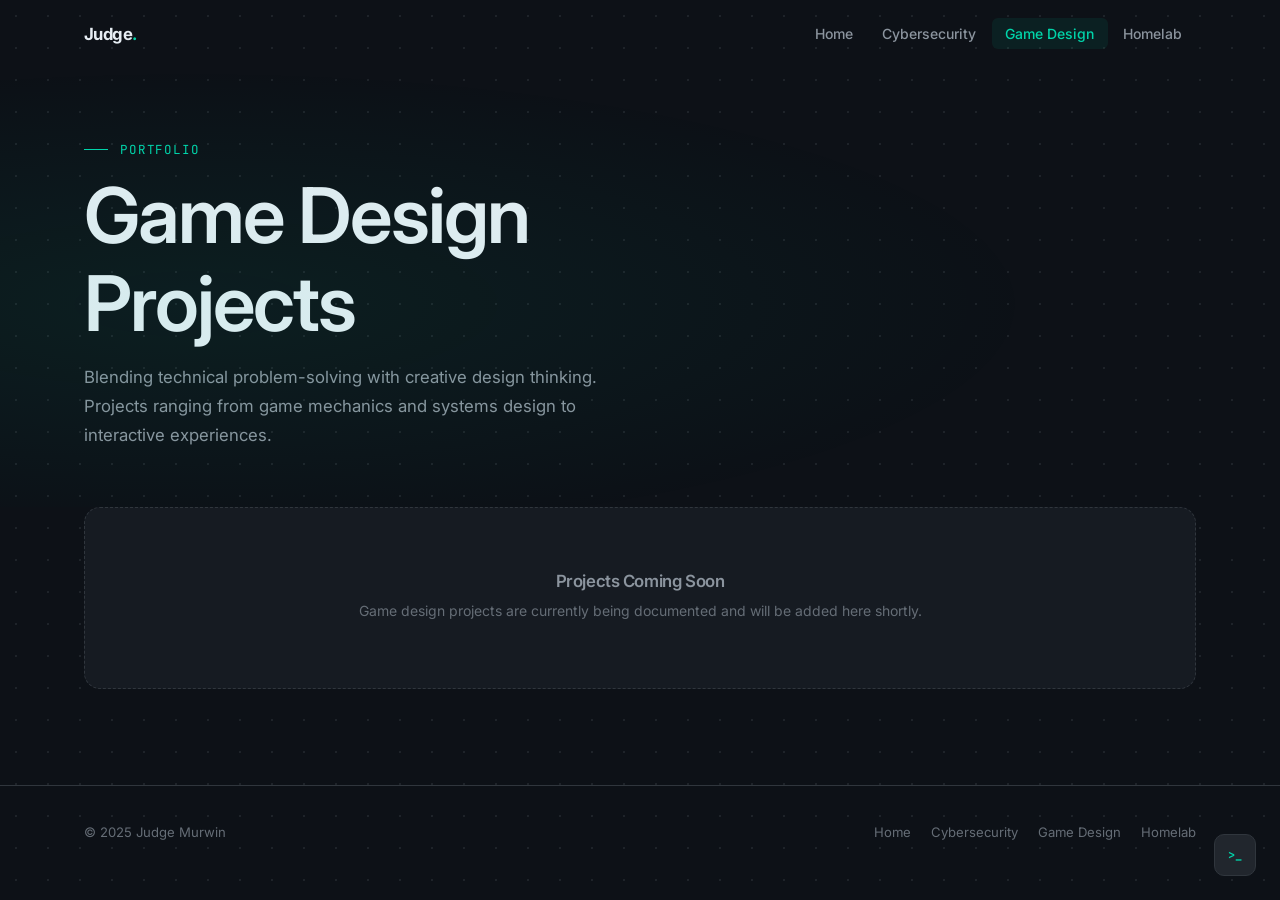
<file: gamedesign.html>
<!DOCTYPE html>
<html lang="en">
<head>
  <meta charset="UTF-8" />
  <meta name="viewport" content="width=device-width, initial-scale=1.0" />
  <title>Game Design Projects — Judge Murwin</title>
  <meta name="description" content="Game design projects by Judge Murwin — combining technical problem-solving with creative design thinking." />
  <link rel="preconnect" href="https://fonts.googleapis.com" />
  <link rel="preconnect" href="https://fonts.gstatic.com" crossorigin />
  <link href="https://fonts.googleapis.com/css2?family=Inter:wght@400;500;600;700&family=JetBrains+Mono:wght@400;500;600&display=swap" rel="stylesheet" />
  <link rel="stylesheet" href="assets/css/style.css" />
</head>
<body>

<!-- ── Navigation ────────────────────────── -->
<nav class="nav">
  <div class="nav-inner">
    <a href="index.html" class="nav-logo">Judge<span>.</span></a>
    <ul class="nav-links">
      <li><a href="index.html">Home</a></li>
      <li><a href="cybersecurity.html">Cybersecurity</a></li>
      <li><a href="gamedesign.html" class="active">Game Design</a></li>
      <li><a href="homelab.html">Homelab</a></li>
    </ul>
    <button class="nav-toggle" aria-label="Toggle menu">
      <span></span><span></span><span></span>
    </button>
  </div>
</nav>
<div class="nav-mobile">
  <ul>
    <li><a href="index.html">Home</a></li>
    <li><a href="cybersecurity.html">Cybersecurity</a></li>
    <li><a href="gamedesign.html" class="active">Game Design</a></li>
    <li><a href="homelab.html">Homelab</a></li>
  </ul>
</div>

<!-- ── Page Hero ─────────────────────────── -->
<section class="page-hero">
  <div class="container">
    <div class="section-label" data-reveal>Portfolio</div>
    <h1 data-reveal data-d="1">Game Design<br>Projects</h1>
    <p data-reveal data-d="2">
      Blending technical problem-solving with creative design thinking. Projects ranging from
      game mechanics and systems design to interactive experiences.
    </p>
  </div>
</section>

<!-- ── Projects Grid ─────────────────────── -->
<section class="section" style="padding-top:0">
  <div class="container">
    <div class="projects-grid">

      <div class="empty-state" data-reveal>
        <h3>Projects Coming Soon</h3>
        <p>Game design projects are currently being documented and will be added here shortly.</p>
      </div>

    </div>
  </div>
</section>

<!-- ── Modal (ready for future projects) ─── -->
<div class="modal-overlay" role="dialog" aria-modal="true" aria-label="Project details">
  <div class="modal">
    <div class="modal-banner g3">
      <div class="modal-banner-text"></div>
      <div class="modal-icon"></div>
      <button class="modal-close" aria-label="Close">&times;</button>
    </div>
    <div class="modal-body">
      <div class="modal-tags"></div>
      <h2 class="modal-title"></h2>
      <p class="modal-desc"></p>
      <div class="modal-section">
        <div class="modal-section-label">Tools &amp; Technologies</div>
        <div class="modal-tools"></div>
      </div>
      <div class="modal-section">
        <div class="modal-section-label">Key Highlights</div>
        <ul class="modal-highlights"></ul>
      </div>
    </div>
    <div class="modal-footer">
      <a href="#" class="btn btn-outline modal-github-link" target="_blank" rel="noopener">View Project</a>
    </div>
  </div>
</div>

<!-- ── Footer ────────────────────────────── -->
<footer>
  <div class="container">
    <div class="footer-inner">
      <span class="footer-copy">&copy; 2025 Judge Murwin</span>
      <nav class="footer-nav">
        <a href="index.html">Home</a>
        <a href="cybersecurity.html">Cybersecurity</a>
        <a href="gamedesign.html">Game Design</a>
        <a href="homelab.html">Homelab</a>
      </nav>
    </div>
  </div>
</footer>

<!-- ── Terminal Easter Egg ───────────────── -->
<div class="terminal-trigger">
  <button class="terminal-btn" aria-label="Open terminal">&gt;_</button>
  <div class="terminal-window">
    <div class="terminal-bar">
      <div class="t-dot r"></div>
      <div class="t-dot y"></div>
      <div class="t-dot g"></div>
      <span class="terminal-bar-title">judge@portfolio ~ </span>
    </div>
    <div class="terminal-body">
      <div class="t-out"></div>
      <div class="t-input-row">
        <span class="t-prompt">~/judge $&nbsp;</span>
        <input class="t-input" type="text" autocomplete="off" spellcheck="false" aria-label="Terminal input" />
      </div>
    </div>
  </div>
</div>

<script>const projectData = {};</script>
<script src="assets/js/main.js"></script>
</body>
</html>
</file>
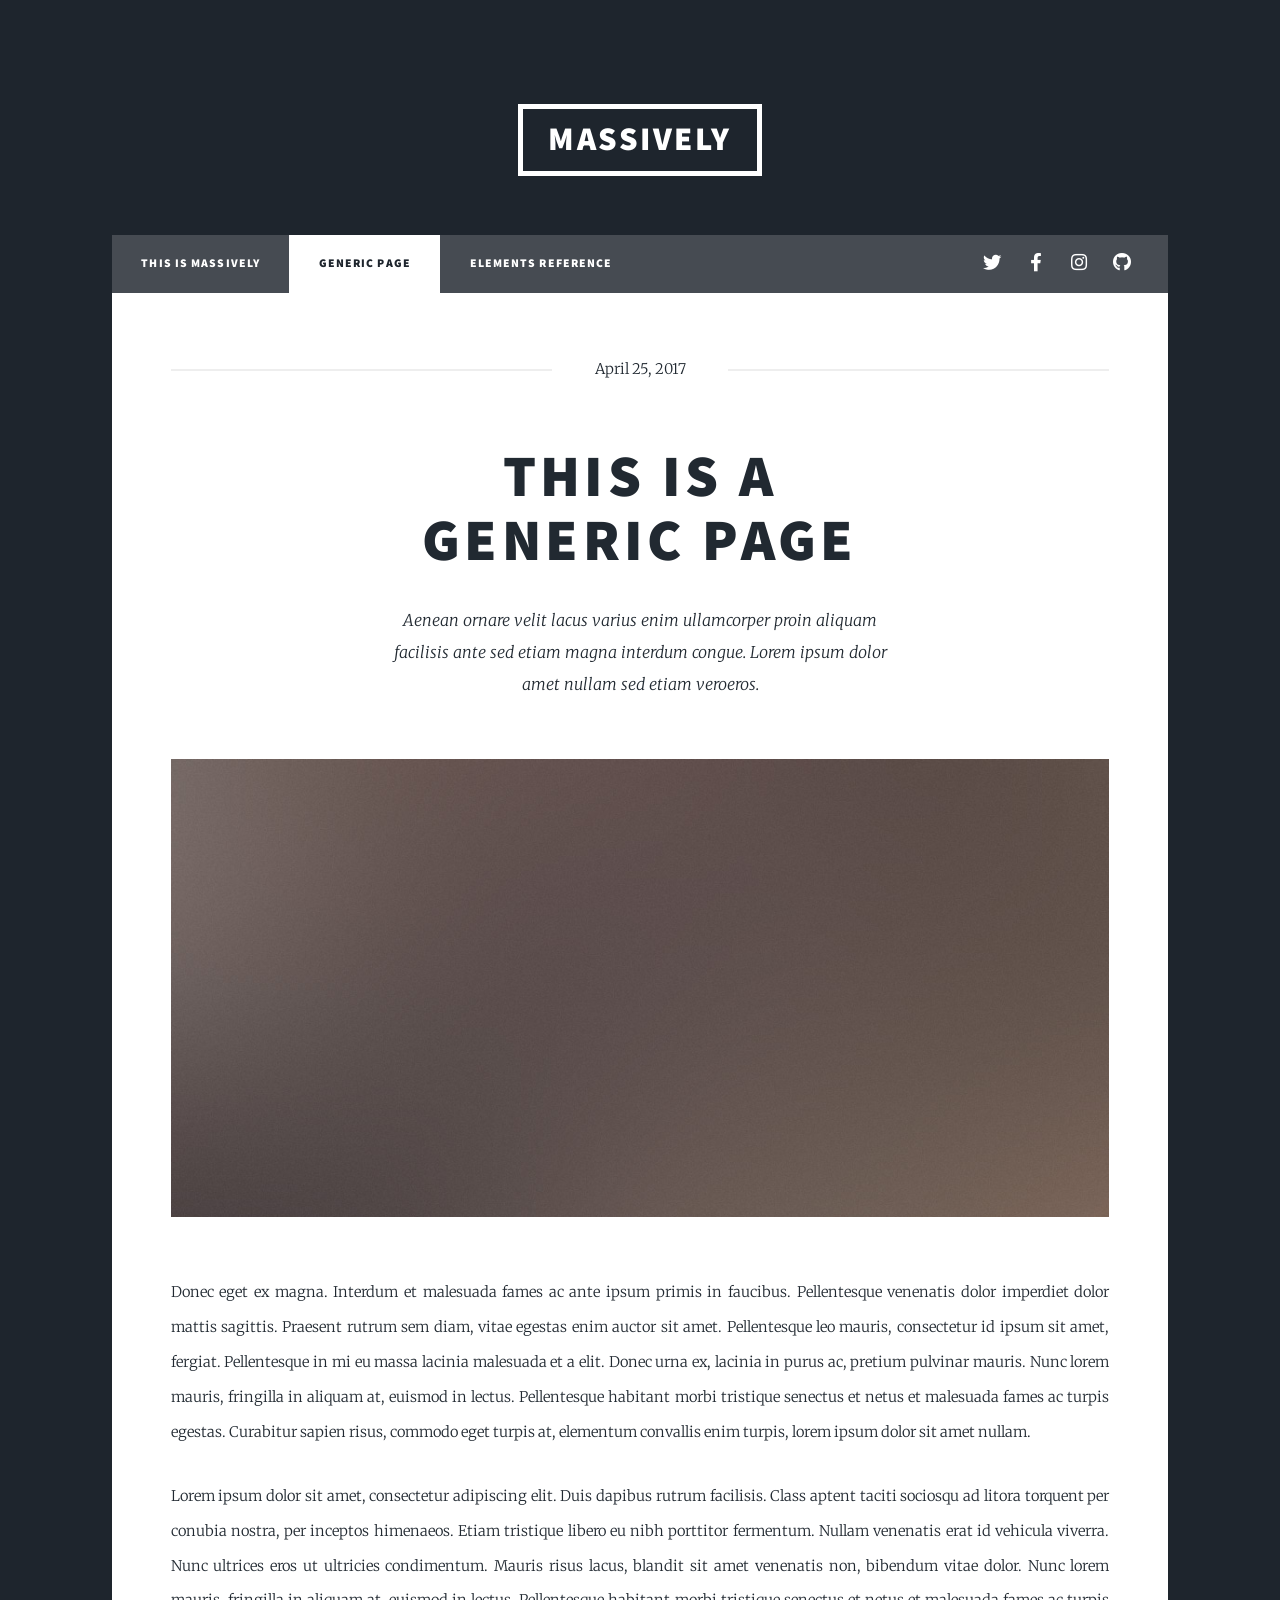
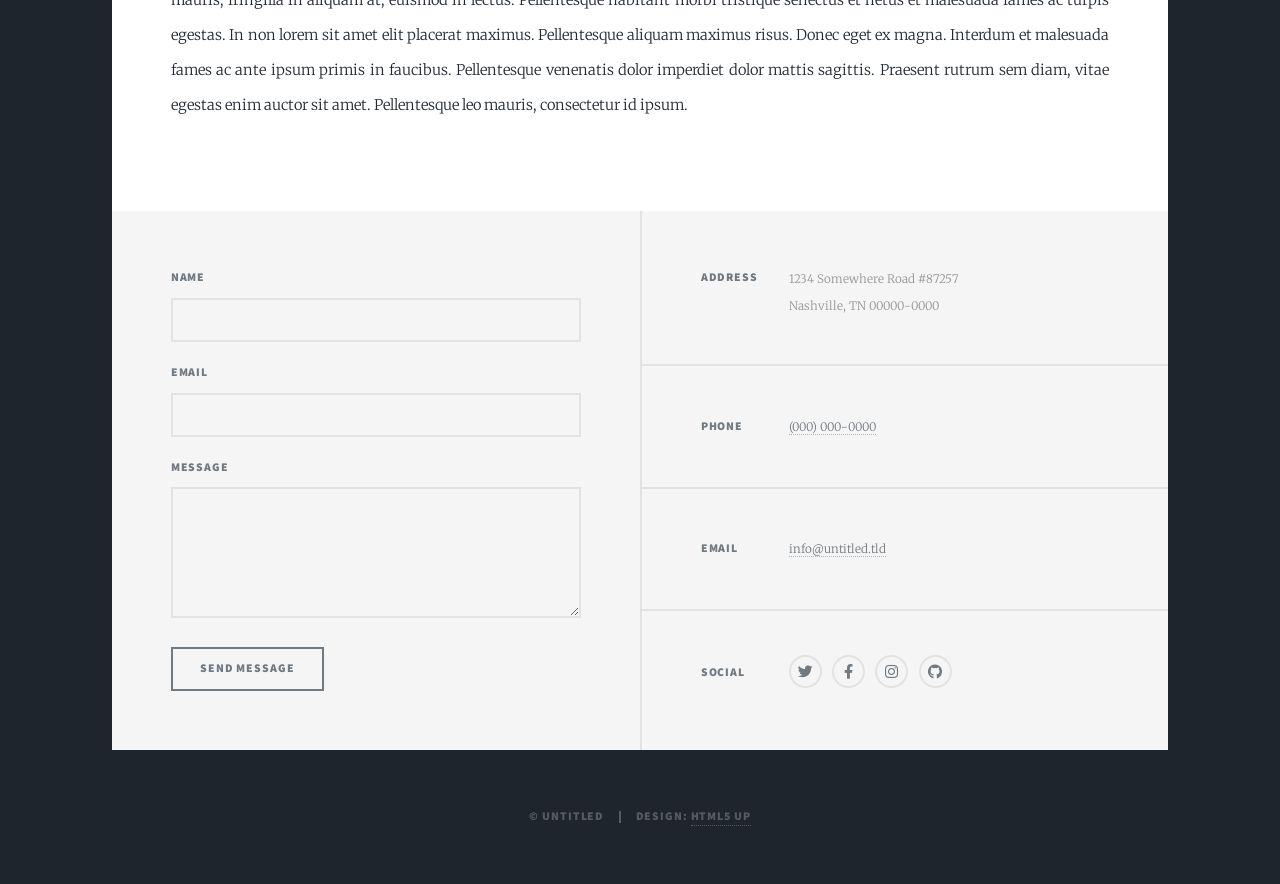
<file: generic.html>
<!DOCTYPE HTML>
<!--
	Massively by HTML5 UP
	html5up.net | @ajlkn
	Free for personal and commercial use under the CCA 3.0 license (html5up.net/license)
-->
<html>
	<head>
		<title>Generic Page - Massively by HTML5 UP</title>
		<meta charset="utf-8" />
		<meta name="viewport" content="width=device-width, initial-scale=1, user-scalable=no" />
		<link rel="stylesheet" href="assets/css/main.css" />
		<noscript><link rel="stylesheet" href="assets/css/noscript.css" /></noscript>
	</head>
	<body class="is-preload">

		<!-- Wrapper -->
			<div id="wrapper">

				<!-- Header -->
					<header id="header">
						<a href="index.html" class="logo">Massively</a>
					</header>

				<!-- Nav -->
					<nav id="nav">
						<ul class="links">
							<li><a href="index.html">This is Massively</a></li>
							<li class="active"><a href="generic.html">Generic Page</a></li>
							<li><a href="elements.html">Elements Reference</a></li>
						</ul>
						<ul class="icons">
							<li><a href="#" class="icon brands fa-twitter"><span class="label">Twitter</span></a></li>
							<li><a href="#" class="icon brands fa-facebook-f"><span class="label">Facebook</span></a></li>
							<li><a href="#" class="icon brands fa-instagram"><span class="label">Instagram</span></a></li>
							<li><a href="#" class="icon brands fa-github"><span class="label">GitHub</span></a></li>
						</ul>
					</nav>

				<!-- Main -->
					<div id="main">

						<!-- Post -->
							<section class="post">
								<header class="major">
									<span class="date">April 25, 2017</span>
									<h1>This is a<br />
									Generic Page</h1>
									<p>Aenean ornare velit lacus varius enim ullamcorper proin aliquam<br />
									facilisis ante sed etiam magna interdum congue. Lorem ipsum dolor<br />
									amet nullam sed etiam veroeros.</p>
								</header>
								<div class="image main"><img src="images/pic01.jpg" alt="" /></div>
								<p>Donec eget ex magna. Interdum et malesuada fames ac ante ipsum primis in faucibus. Pellentesque venenatis dolor imperdiet dolor mattis sagittis. Praesent rutrum sem diam, vitae egestas enim auctor sit amet. Pellentesque leo mauris, consectetur id ipsum sit amet, fergiat. Pellentesque in mi eu massa lacinia malesuada et a elit. Donec urna ex, lacinia in purus ac, pretium pulvinar mauris. Nunc lorem mauris, fringilla in aliquam at, euismod in lectus. Pellentesque habitant morbi tristique senectus et netus et malesuada fames ac turpis egestas. Curabitur sapien risus, commodo eget turpis at, elementum convallis enim turpis, lorem ipsum dolor sit amet nullam.</p>
								<p>Lorem ipsum dolor sit amet, consectetur adipiscing elit. Duis dapibus rutrum facilisis. Class aptent taciti sociosqu ad litora torquent per conubia nostra, per inceptos himenaeos. Etiam tristique libero eu nibh porttitor fermentum. Nullam venenatis erat id vehicula viverra. Nunc ultrices eros ut ultricies condimentum. Mauris risus lacus, blandit sit amet venenatis non, bibendum vitae dolor. Nunc lorem mauris, fringilla in aliquam at, euismod in lectus. Pellentesque habitant morbi tristique senectus et netus et malesuada fames ac turpis egestas. In non lorem sit amet elit placerat maximus. Pellentesque aliquam maximus risus. Donec eget ex magna. Interdum et malesuada fames ac ante ipsum primis in faucibus. Pellentesque venenatis dolor imperdiet dolor mattis sagittis. Praesent rutrum sem diam, vitae egestas enim auctor sit amet. Pellentesque leo mauris, consectetur id ipsum.</p>
							</section>

					</div>

				<!-- Footer -->
					<footer id="footer">
						<section>
							<form method="post" action="#">
								<div class="fields">
									<div class="field">
										<label for="name">Name</label>
										<input type="text" name="name" id="name" />
									</div>
									<div class="field">
										<label for="email">Email</label>
										<input type="text" name="email" id="email" />
									</div>
									<div class="field">
										<label for="message">Message</label>
										<textarea name="message" id="message" rows="3"></textarea>
									</div>
								</div>
								<ul class="actions">
									<li><input type="submit" value="Send Message" /></li>
								</ul>
							</form>
						</section>
						<section class="split contact">
							<section class="alt">
								<h3>Address</h3>
								<p>1234 Somewhere Road #87257<br />
								Nashville, TN 00000-0000</p>
							</section>
							<section>
								<h3>Phone</h3>
								<p><a href="#">(000) 000-0000</a></p>
							</section>
							<section>
								<h3>Email</h3>
								<p><a href="#">info@untitled.tld</a></p>
							</section>
							<section>
								<h3>Social</h3>
								<ul class="icons alt">
									<li><a href="#" class="icon brands alt fa-twitter"><span class="label">Twitter</span></a></li>
									<li><a href="#" class="icon brands alt fa-facebook-f"><span class="label">Facebook</span></a></li>
									<li><a href="#" class="icon brands alt fa-instagram"><span class="label">Instagram</span></a></li>
									<li><a href="#" class="icon brands alt fa-github"><span class="label">GitHub</span></a></li>
								</ul>
							</section>
						</section>
					</footer>

				<!-- Copyright -->
					<div id="copyright">
						<ul><li>&copy; Untitled</li><li>Design: <a href="https://html5up.net">HTML5 UP</a></li></ul>
					</div>

			</div>

		<!-- Scripts -->
			<script src="assets/js/jquery.min.js"></script>
			<script src="assets/js/jquery.scrollex.min.js"></script>
			<script src="assets/js/jquery.scrolly.min.js"></script>
			<script src="assets/js/browser.min.js"></script>
			<script src="assets/js/breakpoints.min.js"></script>
			<script src="assets/js/util.js"></script>
			<script src="assets/js/main.js"></script>

	</body>
</html>
</file>
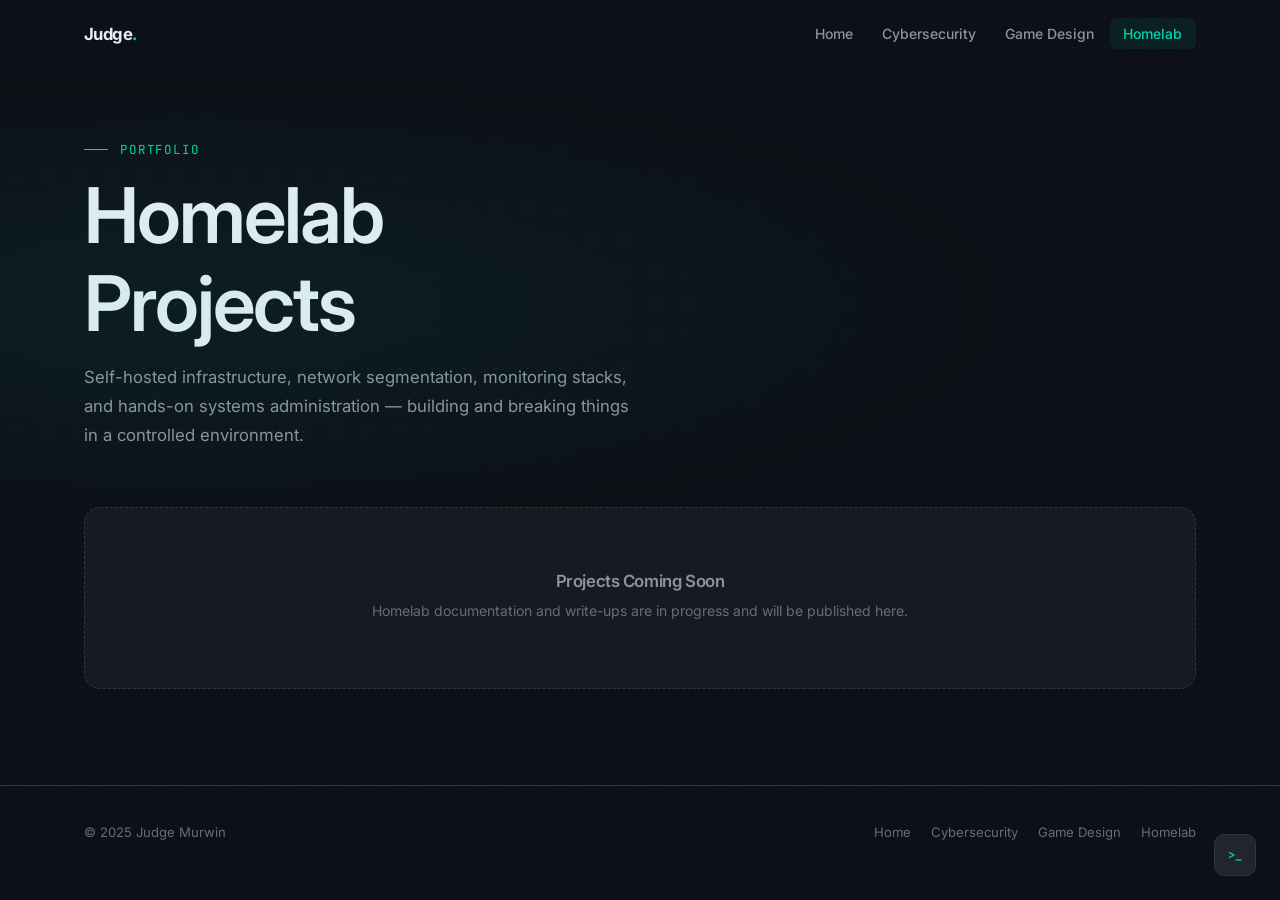
<file: homelab.html>
<!DOCTYPE html>
<html lang="en">
<head>
  <meta charset="UTF-8" />
  <meta name="viewport" content="width=device-width, initial-scale=1.0" />
  <title>Homelab Projects — Judge Murwin</title>
  <meta name="description" content="Homelab infrastructure and self-hosted projects by Judge Murwin." />
  <link rel="preconnect" href="https://fonts.googleapis.com" />
  <link rel="preconnect" href="https://fonts.gstatic.com" crossorigin />
  <link href="https://fonts.googleapis.com/css2?family=Inter:wght@400;500;600;700&family=JetBrains+Mono:wght@400;500;600&display=swap" rel="stylesheet" />
  <link rel="stylesheet" href="assets/css/style.css" />
</head>
<body>

<!-- ── Navigation ────────────────────────── -->
<nav class="nav">
  <div class="nav-inner">
    <a href="index.html" class="nav-logo">Judge<span>.</span></a>
    <ul class="nav-links">
      <li><a href="index.html">Home</a></li>
      <li><a href="cybersecurity.html">Cybersecurity</a></li>
      <li><a href="gamedesign.html">Game Design</a></li>
      <li><a href="homelab.html" class="active">Homelab</a></li>
    </ul>
    <button class="nav-toggle" aria-label="Toggle menu">
      <span></span><span></span><span></span>
    </button>
  </div>
</nav>
<div class="nav-mobile">
  <ul>
    <li><a href="index.html">Home</a></li>
    <li><a href="cybersecurity.html">Cybersecurity</a></li>
    <li><a href="gamedesign.html">Game Design</a></li>
    <li><a href="homelab.html" class="active">Homelab</a></li>
  </ul>
</div>

<!-- ── Page Hero ─────────────────────────── -->
<section class="page-hero">
  <div class="container">
    <div class="section-label" data-reveal>Portfolio</div>
    <h1 data-reveal data-d="1">Homelab<br>Projects</h1>
    <p data-reveal data-d="2">
      Self-hosted infrastructure, network segmentation, monitoring stacks, and hands-on
      systems administration — building and breaking things in a controlled environment.
    </p>
  </div>
</section>

<!-- ── Projects Grid ─────────────────────── -->
<section class="section" style="padding-top:0">
  <div class="container">
    <div class="projects-grid">

      <div class="empty-state" data-reveal>
        <h3>Projects Coming Soon</h3>
        <p>Homelab documentation and write-ups are in progress and will be published here.</p>
      </div>

    </div>
  </div>
</section>

<!-- ── Modal (ready for future projects) ─── -->
<div class="modal-overlay" role="dialog" aria-modal="true" aria-label="Project details">
  <div class="modal">
    <div class="modal-banner g1">
      <div class="modal-banner-text"></div>
      <div class="modal-icon"></div>
      <button class="modal-close" aria-label="Close">&times;</button>
    </div>
    <div class="modal-body">
      <div class="modal-tags"></div>
      <h2 class="modal-title"></h2>
      <p class="modal-desc"></p>
      <div class="modal-section">
        <div class="modal-section-label">Tools &amp; Technologies</div>
        <div class="modal-tools"></div>
      </div>
      <div class="modal-section">
        <div class="modal-section-label">Key Highlights</div>
        <ul class="modal-highlights"></ul>
      </div>
    </div>
    <div class="modal-footer">
      <a href="#" class="btn btn-outline modal-github-link" target="_blank" rel="noopener">View Project</a>
    </div>
  </div>
</div>

<!-- ── Footer ────────────────────────────── -->
<footer>
  <div class="container">
    <div class="footer-inner">
      <span class="footer-copy">&copy; 2025 Judge Murwin</span>
      <nav class="footer-nav">
        <a href="index.html">Home</a>
        <a href="cybersecurity.html">Cybersecurity</a>
        <a href="gamedesign.html">Game Design</a>
        <a href="homelab.html">Homelab</a>
      </nav>
    </div>
  </div>
</footer>

<!-- ── Terminal Easter Egg ───────────────── -->
<div class="terminal-trigger">
  <button class="terminal-btn" aria-label="Open terminal">&gt;_</button>
  <div class="terminal-window">
    <div class="terminal-bar">
      <div class="t-dot r"></div>
      <div class="t-dot y"></div>
      <div class="t-dot g"></div>
      <span class="terminal-bar-title">judge@portfolio ~ </span>
    </div>
    <div class="terminal-body">
      <div class="t-out"></div>
      <div class="t-input-row">
        <span class="t-prompt">~/judge $&nbsp;</span>
        <input class="t-input" type="text" autocomplete="off" spellcheck="false" aria-label="Terminal input" />
      </div>
    </div>
  </div>
</div>

<script>const projectData = {};</script>
<script src="assets/js/main.js"></script>
</body>
</html>
</file>
<file: assets/css/style.css>
/* ==========================================
   Design Tokens
   ========================================== */
:root {
  --bg-primary:    #0d1117;
  --bg-secondary:  #161b22;
  --bg-elevated:   #21262d;
  --border:        #30363d;
  --border-subtle: rgba(48, 54, 61, 0.5);

  --text-primary:   #e6edf3;
  --text-secondary: #8b949e;
  --text-muted:     #656d76;

  --accent:        #00d4aa;
  --accent-hover:  #00b896;
  --accent-dim:    rgba(0, 212, 170, 0.08);
  --accent-border: rgba(0, 212, 170, 0.3);

  --tag-red:    rgba(248, 81, 73, 0.15);   --tag-red-fg:    #f85149;
  --tag-orange: rgba(227, 179, 65, 0.15);  --tag-orange-fg: #e3b341;
  --tag-blue:   rgba(56, 189, 248, 0.15);  --tag-blue-fg:   #38bdf8;
  --tag-purple: rgba(188, 140, 255, 0.15); --tag-purple-fg: #bc8cff;
  --tag-green:  rgba(86, 211, 100, 0.15);  --tag-green-fg:  #56d364;
  --tag-teal:   rgba(0, 212, 170, 0.15);   --tag-teal-fg:   #00d4aa;

  --nav-height:       68px;
  --section-padding:  96px;
  --container-max:    1160px;
  --container-pad:    24px;

  --radius-sm: 6px;
  --radius-md: 10px;
  --radius-lg: 16px;
  --radius-xl: 24px;

  --shadow-sm:     0 1px 3px rgba(0,0,0,0.4);
  --shadow-md:     0 4px 20px rgba(0,0,0,0.5);
  --shadow-lg:     0 8px 40px rgba(0,0,0,0.6);
  --shadow-accent: 0 4px 20px rgba(0, 212, 170, 0.18);

  --ease: 0.25s ease;
  --ease-fast: 0.15s ease;

  --font: 'Inter', -apple-system, BlinkMacSystemFont, sans-serif;
  --mono: 'JetBrains Mono', 'Fira Code', 'Cascadia Code', monospace;
}

/* ==========================================
   Reset & Base
   ========================================== */
*, *::before, *::after { box-sizing: border-box; margin: 0; padding: 0; }

html { scroll-behavior: smooth; }

body {
  font-family: var(--font);
  background: var(--bg-primary);
  color: var(--text-primary);
  line-height: 1.6;
  overflow-x: hidden;
  -webkit-font-smoothing: antialiased;
}

/* Subtle dot-grid texture */
body::before {
  content: '';
  position: fixed;
  inset: 0;
  background-image: radial-gradient(circle, rgba(48,54,61,0.5) 1px, transparent 1px);
  background-size: 32px 32px;
  z-index: -1;
  pointer-events: none;
}

a { color: var(--accent); text-decoration: none; transition: color var(--ease-fast); }
a:hover { color: var(--accent-hover); }
img { max-width: 100%; display: block; }
button { font-family: var(--font); cursor: pointer; border: none; background: none; }
ul { list-style: none; }

/* ==========================================
   Typography
   ========================================== */
h1, h2, h3, h4 { font-weight: 600; line-height: 1.15; letter-spacing: -0.025em; }
h1 { font-size: clamp(2.8rem, 6vw, 5rem); }
h2 { font-size: clamp(1.8rem, 4vw, 2.75rem); }
h3 { font-size: 1.15rem; }
p  { color: var(--text-secondary); line-height: 1.75; }

/* ==========================================
   Layout
   ========================================== */
.container {
  max-width: var(--container-max);
  margin: 0 auto;
  padding: 0 var(--container-pad);
}
.section { padding: var(--section-padding) 0; }
.section-bg { background: var(--bg-secondary); }

.section-label {
  display: flex;
  align-items: center;
  gap: 0.75rem;
  font-family: var(--mono);
  font-size: 0.78rem;
  color: var(--accent);
  text-transform: uppercase;
  letter-spacing: 0.15em;
  margin-bottom: 0.75rem;
}
.section-label::before { content: ''; width: 24px; height: 1px; background: var(--accent); }

.section-title { margin-bottom: 0.75rem; }

.section-sub {
  color: var(--text-secondary);
  font-size: 1.05rem;
  max-width: 540px;
  margin-bottom: 3rem;
}

/* ==========================================
   Buttons
   ========================================== */
.btn {
  display: inline-flex;
  align-items: center;
  gap: 0.5rem;
  padding: 0.7rem 1.4rem;
  border-radius: var(--radius-md);
  font-size: 0.9rem;
  font-weight: 500;
  transition: all var(--ease);
  white-space: nowrap;
}
.btn-primary {
  background: var(--accent);
  color: #0d1117;
}
.btn-primary:hover {
  background: var(--accent-hover);
  color: #0d1117;
  transform: translateY(-2px);
  box-shadow: var(--shadow-accent);
}
.btn-outline {
  background: transparent;
  color: var(--text-primary);
  border: 1px solid var(--border);
}
.btn-outline:hover {
  border-color: var(--accent);
  color: var(--accent);
  transform: translateY(-2px);
}

/* ==========================================
   Navigation
   ========================================== */
.nav {
  position: fixed;
  top: 0; left: 0; right: 0;
  height: var(--nav-height);
  z-index: 100;
  transition: background var(--ease), box-shadow var(--ease);
}
.nav.scrolled {
  background: rgba(13, 17, 23, 0.92);
  backdrop-filter: blur(16px);
  -webkit-backdrop-filter: blur(16px);
  box-shadow: 0 1px 0 var(--border);
}
.nav-inner {
  height: 100%;
  max-width: var(--container-max);
  margin: 0 auto;
  padding: 0 var(--container-pad);
  display: flex;
  align-items: center;
  justify-content: space-between;
}
.nav-logo {
  font-weight: 700;
  font-size: 1.05rem;
  color: var(--text-primary);
  letter-spacing: -0.03em;
}
.nav-logo span { color: var(--accent); }
.nav-logo:hover { color: var(--text-primary); }

.nav-links {
  display: flex;
  align-items: center;
  gap: 0.125rem;
}
.nav-links a {
  color: var(--text-secondary);
  font-size: 0.875rem;
  font-weight: 500;
  padding: 0.45rem 0.85rem;
  border-radius: var(--radius-sm);
  transition: all var(--ease-fast);
}
.nav-links a:hover { color: var(--text-primary); background: var(--bg-elevated); }
.nav-links a.active { color: var(--accent); background: var(--accent-dim); }

.nav-toggle {
  display: none;
  flex-direction: column;
  gap: 5px;
  padding: 8px;
  border-radius: var(--radius-sm);
}
.nav-toggle span {
  display: block;
  width: 20px; height: 2px;
  background: var(--text-secondary);
  border-radius: 2px;
  transition: all var(--ease);
}
.nav-toggle.open span:nth-child(1) { transform: rotate(45deg) translate(5px, 5px); }
.nav-toggle.open span:nth-child(2) { opacity: 0; transform: scaleX(0); }
.nav-toggle.open span:nth-child(3) { transform: rotate(-45deg) translate(5px, -5px); }

.nav-mobile {
  display: none;
  position: fixed;
  top: var(--nav-height); left: 0; right: 0;
  background: rgba(13, 17, 23, 0.97);
  backdrop-filter: blur(16px);
  border-bottom: 1px solid var(--border);
  padding: 1rem var(--container-pad) 1.5rem;
  z-index: 99;
}
.nav-mobile.open { display: block; }
.nav-mobile a {
  display: block;
  color: var(--text-secondary);
  font-size: 1rem;
  font-weight: 500;
  padding: 0.75rem 0.75rem;
  border-radius: var(--radius-sm);
  transition: all var(--ease-fast);
}
.nav-mobile a:hover,
.nav-mobile a.active { color: var(--accent); background: var(--accent-dim); }

/* ==========================================
   Hero
   ========================================== */
.hero {
  position: relative;
  min-height: 100vh;
  display: flex;
  align-items: center;
  overflow: hidden;
}
#hero-canvas {
  position: absolute;
  inset: 0;
  z-index: 0;
}
.hero-fade {
  position: absolute;
  bottom: 0; left: 0; right: 0;
  height: 220px;
  background: linear-gradient(to bottom, transparent, var(--bg-primary));
  z-index: 1;
  pointer-events: none;
}
.hero-content {
  position: relative;
  z-index: 2;
  width: 100%;
  max-width: var(--container-max);
  margin: 0 auto;
  padding: 0 var(--container-pad);
  padding-top: var(--nav-height);
}
.hero-eyebrow {
  display: flex;
  align-items: center;
  gap: 0.75rem;
  font-family: var(--mono);
  font-size: 0.82rem;
  color: var(--accent);
  letter-spacing: 0.1em;
  margin-bottom: 1.25rem;
}
.hero-eyebrow::before { content: ''; width: 28px; height: 1px; background: var(--accent); }

.hero-name {
  font-size: clamp(3rem, 7vw, 5.5rem);
  font-weight: 700;
  letter-spacing: -0.035em;
  line-height: 1.0;
  margin-bottom: 1rem;
  background: linear-gradient(160deg, var(--text-primary) 55%, var(--text-secondary));
  -webkit-background-clip: text;
  -webkit-text-fill-color: transparent;
  background-clip: text;
}
.hero-role {
  font-size: clamp(1.05rem, 2.5vw, 1.35rem);
  color: var(--text-secondary);
  margin-bottom: 1.5rem;
  min-height: 1.8em;
  display: flex;
  align-items: center;
  gap: 0.4rem;
}
.typewriter { color: var(--text-primary); }
.cursor {
  display: inline-block;
  width: 2px; height: 1.1em;
  background: var(--accent);
  animation: blink 1s step-end infinite;
}
@keyframes blink { 0%, 100% { opacity: 1; } 50% { opacity: 0; } }

.hero-desc {
  max-width: 480px;
  font-size: 1rem;
  margin-bottom: 2rem;
  line-height: 1.7;
}
.hero-actions { display: flex; gap: 0.875rem; flex-wrap: wrap; }

.hero-scroll {
  position: absolute;
  bottom: 2.25rem; left: 50%;
  transform: translateX(-50%);
  z-index: 2;
  display: flex;
  flex-direction: column;
  align-items: center;
  gap: 0.5rem;
  font-family: var(--mono);
  font-size: 0.72rem;
  color: var(--text-muted);
  letter-spacing: 0.12em;
  animation: bob 3s ease-in-out infinite;
}
.hero-scroll::after {
  content: '';
  width: 1px; height: 36px;
  background: linear-gradient(to bottom, var(--accent), transparent);
}
@keyframes bob {
  0%, 100% { transform: translateX(-50%) translateY(0); }
  50%       { transform: translateX(-50%) translateY(-5px); }
}

/* ==========================================
   About
   ========================================== */
.about-grid {
  display: grid;
  grid-template-columns: 1fr 380px;
  gap: 4rem;
  align-items: start;
}
.about-text > p { margin-bottom: 1.2rem; }
.about-text > p:last-of-type { margin-bottom: 0; }

.highlight-grid {
  display: grid;
  grid-template-columns: 1fr 1fr;
  gap: 0.875rem;
  margin-top: 2rem;
}
.highlight-card {
  background: var(--bg-secondary);
  border: 1px solid var(--border);
  border-radius: var(--radius-md);
  padding: 1.125rem;
  transition: border-color var(--ease);
}
.highlight-card:hover { border-color: var(--accent-border); }
.hl-icon {
  width: 32px; height: 32px;
  background: var(--accent-dim);
  border: 1px solid var(--accent-border);
  border-radius: var(--radius-sm);
  display: flex;
  align-items: center;
  justify-content: center;
  margin-bottom: 0.75rem;
  font-size: 0.9rem;
}
.highlight-card h4 { font-size: 0.85rem; color: var(--text-primary); margin-bottom: 0.2rem; }
.highlight-card p  { font-size: 0.78rem; color: var(--text-muted); margin: 0; line-height: 1.5; }

.about-sidebar { position: sticky; top: calc(var(--nav-height) + 1.5rem); }
.info-card {
  background: var(--bg-secondary);
  border: 1px solid var(--border);
  border-radius: var(--radius-lg);
  padding: 1.5rem;
  margin-bottom: 1rem;
}
.info-card:last-child { margin-bottom: 0; }
.info-card-label {
  font-family: var(--mono);
  font-size: 0.7rem;
  text-transform: uppercase;
  letter-spacing: 0.12em;
  color: var(--text-muted);
  margin-bottom: 0.875rem;
}
.info-list { display: flex; flex-direction: column; gap: 0.6rem; }
.info-list li {
  display: flex;
  align-items: flex-start;
  gap: 0.6rem;
  font-size: 0.875rem;
  color: var(--text-secondary);
}
.info-dot {
  width: 6px; height: 6px;
  border-radius: 50%;
  background: var(--accent);
  margin-top: 0.45em;
  flex-shrink: 0;
}
.social-row { display: flex; gap: 0.625rem; }
.social-chip {
  flex: 1;
  display: flex;
  align-items: center;
  justify-content: center;
  padding: 0.6rem 0.875rem;
  background: var(--bg-elevated);
  border: 1px solid var(--border);
  border-radius: var(--radius-md);
  color: var(--text-secondary);
  font-size: 0.85rem;
  font-weight: 500;
  transition: all var(--ease-fast);
}
.social-chip:hover { border-color: var(--accent-border); color: var(--accent); background: var(--accent-dim); }

/* ==========================================
   Skills
   ========================================== */
.skills-grid {
  display: grid;
  grid-template-columns: repeat(auto-fill, minmax(250px, 1fr));
  gap: 1.25rem;
}
.skill-card {
  background: var(--bg-primary);
  border: 1px solid var(--border);
  border-radius: var(--radius-lg);
  padding: 1.375rem;
  transition: border-color var(--ease), transform var(--ease);
}
.skill-card:hover { border-color: var(--accent-border); transform: translateY(-2px); }
.skill-card-header {
  display: flex;
  align-items: center;
  gap: 0.75rem;
  margin-bottom: 1.125rem;
}
.skill-icon {
  width: 34px; height: 34px;
  background: var(--accent-dim);
  border: 1px solid var(--accent-border);
  border-radius: var(--radius-sm);
  display: flex;
  align-items: center;
  justify-content: center;
  font-size: 0.85rem;
  font-family: var(--mono);
  color: var(--accent);
  font-weight: 600;
}
.skill-card h4 { font-size: 0.9rem; }
.skill-tags { display: flex; flex-wrap: wrap; gap: 0.4rem; }
.skill-tag {
  padding: 0.25rem 0.625rem;
  background: var(--bg-elevated);
  border: 1px solid var(--border);
  border-radius: 100px;
  font-size: 0.76rem;
  font-family: var(--mono);
  color: var(--text-secondary);
}

/* ==========================================
   Contact
   ========================================== */
.contact-grid {
  display: grid;
  grid-template-columns: 1fr 1fr;
  gap: 4rem;
  align-items: start;
}
.contact-intro p { margin-bottom: 2rem; }
.contact-items { display: flex; flex-direction: column; gap: 0.75rem; }
.contact-item {
  display: flex;
  align-items: center;
  gap: 1rem;
  padding: 0.9rem 1.125rem;
  background: var(--bg-secondary);
  border: 1px solid var(--border);
  border-radius: var(--radius-md);
  color: var(--text-secondary);
  font-size: 0.875rem;
  transition: all var(--ease-fast);
}
.contact-item:hover {
  border-color: var(--accent-border);
  color: var(--accent);
  background: var(--accent-dim);
}
.contact-item-icon {
  width: 34px; height: 34px;
  background: var(--bg-elevated);
  border-radius: var(--radius-sm);
  display: flex;
  align-items: center;
  justify-content: center;
  font-family: var(--mono);
  font-size: 0.75rem;
  font-weight: 600;
  color: var(--accent);
  flex-shrink: 0;
}

/* ==========================================
   Page Hero (project pages)
   ========================================== */
.page-hero {
  padding: calc(var(--nav-height) + 4.5rem) 0 3.5rem;
  position: relative;
  overflow: hidden;
}
.page-hero::after {
  content: '';
  position: absolute;
  inset: 0;
  background: radial-gradient(ellipse at 15% 60%, rgba(0,212,170,0.07) 0%, transparent 55%);
  pointer-events: none;
}
.page-hero h1 { margin-bottom: 0.875rem; }
.page-hero p { max-width: 560px; font-size: 1.05rem; }

/* ==========================================
   Project Cards
   ========================================== */
.projects-grid {
  display: grid;
  grid-template-columns: repeat(auto-fill, minmax(320px, 1fr));
  gap: 1.375rem;
}
.project-card {
  background: var(--bg-secondary);
  border: 1px solid var(--border);
  border-radius: var(--radius-lg);
  overflow: hidden;
  cursor: pointer;
  display: flex;
  flex-direction: column;
  transition: all var(--ease);
}
.project-card:hover {
  border-color: var(--accent-border);
  transform: translateY(-4px);
  box-shadow: var(--shadow-md);
}
.card-banner {
  height: 130px;
  display: flex;
  align-items: center;
  justify-content: center;
  position: relative;
  overflow: hidden;
}
.card-banner-text {
  font-family: var(--mono);
  font-size: 0.7rem;
  color: rgba(0,212,170,0.25);
  position: absolute;
  inset: 0;
  display: flex;
  align-items: center;
  justify-content: center;
  word-break: break-all;
  padding: 1rem;
  line-height: 1.4;
  pointer-events: none;
  text-align: center;
}
.card-icon-wrap {
  position: relative;
  z-index: 1;
  width: 52px; height: 52px;
  background: rgba(13,17,23,0.8);
  border: 1px solid var(--accent-border);
  border-radius: var(--radius-md);
  display: flex;
  align-items: center;
  justify-content: center;
  font-family: var(--mono);
  font-size: 0.8rem;
  font-weight: 700;
  color: var(--accent);
  letter-spacing: 0.05em;
}

.card-body { padding: 1.375rem; flex: 1; display: flex; flex-direction: column; }
.card-tags { display: flex; flex-wrap: wrap; gap: 0.35rem; margin-bottom: 0.75rem; }

.tag {
  padding: 0.18rem 0.575rem;
  border-radius: 100px;
  font-size: 0.72rem;
  font-weight: 500;
  font-family: var(--mono);
}
.tag-red    { background: var(--tag-red);    color: var(--tag-red-fg); }
.tag-orange { background: var(--tag-orange); color: var(--tag-orange-fg); }
.tag-blue   { background: var(--tag-blue);   color: var(--tag-blue-fg); }
.tag-purple { background: var(--tag-purple); color: var(--tag-purple-fg); }
.tag-green  { background: var(--tag-green);  color: var(--tag-green-fg); }
.tag-teal   { background: var(--tag-teal);   color: var(--tag-teal-fg); }

.card-title {
  font-size: 1rem;
  font-weight: 600;
  color: var(--text-primary);
  margin-bottom: 0.55rem;
  line-height: 1.35;
}
.card-desc {
  font-size: 0.855rem;
  color: var(--text-secondary);
  line-height: 1.65;
  flex: 1;
  margin-bottom: 1.125rem;
  display: -webkit-box;
  -webkit-line-clamp: 3;
  -webkit-box-orient: vertical;
  overflow: hidden;
}
.card-footer {
  display: flex;
  align-items: center;
  justify-content: space-between;
  padding-top: 0.875rem;
  border-top: 1px solid var(--border-subtle);
}
.card-tools { display: flex; flex-wrap: wrap; gap: 0.3rem; }
.tool-tag {
  font-size: 0.68rem;
  font-family: var(--mono);
  color: var(--text-muted);
  padding: 0.1rem 0.45rem;
  background: var(--bg-elevated);
  border-radius: 4px;
}
.card-arrow {
  color: var(--accent);
  font-size: 1rem;
  transition: transform var(--ease-fast);
}
.project-card:hover .card-arrow { transform: translateX(4px); }

/* Coming soon / empty */
.empty-state {
  grid-column: 1 / -1;
  text-align: center;
  padding: 4rem 2rem;
  background: var(--bg-secondary);
  border: 1px dashed var(--border);
  border-radius: var(--radius-lg);
}
.empty-state h3 { color: var(--text-secondary); margin-bottom: 0.5rem; font-size: 1.05rem; }
.empty-state p  { color: var(--text-muted); font-size: 0.875rem; }

/* ==========================================
   Modal
   ========================================== */
.modal-overlay {
  position: fixed;
  inset: 0;
  background: rgba(0,0,0,0.72);
  backdrop-filter: blur(6px);
  -webkit-backdrop-filter: blur(6px);
  z-index: 200;
  display: flex;
  align-items: center;
  justify-content: center;
  padding: 1.5rem;
  opacity: 0;
  pointer-events: none;
  transition: opacity var(--ease);
}
.modal-overlay.open { opacity: 1; pointer-events: all; }

.modal {
  background: var(--bg-secondary);
  border: 1px solid var(--border);
  border-radius: var(--radius-xl);
  max-width: 660px;
  width: 100%;
  max-height: 88vh;
  overflow-y: auto;
  transform: translateY(16px) scale(0.97);
  transition: transform var(--ease);
  scrollbar-width: thin;
  scrollbar-color: var(--border) transparent;
}
.modal-overlay.open .modal { transform: translateY(0) scale(1); }

.modal-banner {
  height: 170px;
  display: flex;
  align-items: center;
  justify-content: center;
  border-radius: var(--radius-xl) var(--radius-xl) 0 0;
  position: relative;
  overflow: hidden;
}
.modal-banner-text {
  font-family: var(--mono);
  font-size: 0.68rem;
  color: rgba(0,212,170,0.18);
  position: absolute;
  inset: 0;
  padding: 1.25rem;
  line-height: 1.5;
  word-break: break-all;
}
.modal-icon {
  position: relative;
  z-index: 1;
  width: 64px; height: 64px;
  background: rgba(13,17,23,0.85);
  border: 1px solid var(--accent-border);
  border-radius: var(--radius-lg);
  display: flex;
  align-items: center;
  justify-content: center;
  font-family: var(--mono);
  font-size: 1rem;
  font-weight: 700;
  color: var(--accent);
}
.modal-close {
  position: absolute;
  top: 0.875rem; right: 0.875rem;
  width: 30px; height: 30px;
  background: rgba(0,0,0,0.5);
  border: 1px solid rgba(255,255,255,0.1);
  border-radius: var(--radius-sm);
  color: var(--text-secondary);
  display: flex;
  align-items: center;
  justify-content: center;
  font-size: 1rem;
  line-height: 1;
  cursor: pointer;
  z-index: 2;
  transition: all var(--ease-fast);
}
.modal-close:hover { background: rgba(0,0,0,0.8); color: var(--text-primary); }

.modal-body { padding: 1.75rem 2rem; }
.modal-tags { display: flex; flex-wrap: wrap; gap: 0.35rem; margin-bottom: 0.875rem; }
.modal-title { font-size: 1.4rem; margin-bottom: 0.875rem; }
.modal-desc { color: var(--text-secondary); line-height: 1.75; margin-bottom: 1.5rem; font-size: 0.925rem; }

.modal-section { margin-bottom: 1.375rem; }
.modal-section:last-child { margin-bottom: 0; }
.modal-section-label {
  font-family: var(--mono);
  font-size: 0.7rem;
  text-transform: uppercase;
  letter-spacing: 0.12em;
  color: var(--text-muted);
  margin-bottom: 0.75rem;
}
.modal-tools { display: flex; flex-wrap: wrap; gap: 0.45rem; }
.modal-tool {
  padding: 0.3rem 0.75rem;
  background: var(--bg-elevated);
  border: 1px solid var(--border);
  border-radius: 100px;
  font-size: 0.78rem;
  font-family: var(--mono);
  color: var(--text-secondary);
}
.modal-highlights {
  padding-left: 1.125rem;
  display: flex;
  flex-direction: column;
  gap: 0.45rem;
}
.modal-highlights li { font-size: 0.875rem; color: var(--text-secondary); line-height: 1.6; }

.modal-footer {
  padding: 1.125rem 2rem;
  border-top: 1px solid var(--border);
  display: flex;
  justify-content: flex-end;
  gap: 0.75rem;
}

/* ==========================================
   Terminal Easter Egg
   ========================================== */
.terminal-trigger {
  position: fixed;
  bottom: 1.5rem; right: 1.5rem;
  z-index: 150;
}
.terminal-btn {
  width: 42px; height: 42px;
  background: var(--bg-elevated);
  border: 1px solid var(--border);
  border-radius: var(--radius-md);
  color: var(--accent);
  font-family: var(--mono);
  font-size: 0.75rem;
  font-weight: 700;
  display: flex;
  align-items: center;
  justify-content: center;
  cursor: pointer;
  transition: all var(--ease);
}
.terminal-btn:hover {
  border-color: var(--accent-border);
  background: var(--accent-dim);
  transform: scale(1.06);
}
.terminal-window {
  display: none;
  position: fixed;
  bottom: calc(1.5rem + 42px + 0.625rem); right: 1.5rem;
  width: 460px;
  max-width: calc(100vw - 3rem);
  background: #0d1117;
  border: 1px solid var(--border);
  border-radius: var(--radius-lg);
  box-shadow: var(--shadow-lg);
  overflow: hidden;
  z-index: 150;
}
.terminal-window.open { display: block; }
.terminal-bar {
  display: flex;
  align-items: center;
  gap: 0.45rem;
  padding: 0.7rem 0.875rem;
  background: var(--bg-secondary);
  border-bottom: 1px solid var(--border);
}
.t-dot { width: 11px; height: 11px; border-radius: 50%; }
.t-dot.r { background: #f85149; }
.t-dot.y { background: #e3b341; }
.t-dot.g { background: #56d364; }
.terminal-bar-title {
  flex: 1; text-align: center;
  font-family: var(--mono); font-size: 0.72rem;
  color: var(--text-muted);
}
.terminal-body {
  padding: 0.875rem;
  height: 270px;
  overflow-y: auto;
  font-family: var(--mono);
  font-size: 0.78rem;
  line-height: 1.65;
  scrollbar-width: thin;
  scrollbar-color: var(--border) transparent;
}
.t-out { margin-bottom: 0.25rem; }
.t-line { color: var(--text-secondary); }
.t-line.hi { color: var(--accent); }
.t-line.dim { color: var(--text-muted); }
.t-line.err { color: #f85149; }
.t-input-row { display: flex; align-items: center; gap: 0.45rem; }
.t-prompt { color: var(--accent); white-space: nowrap; }
.t-input {
  background: none; border: none; outline: none;
  color: var(--text-primary);
  font-family: var(--mono); font-size: 0.78rem;
  flex: 1;
  caret-color: var(--accent);
}

/* ==========================================
   Footer
   ========================================== */
footer {
  border-top: 1px solid var(--border);
  padding: 2.25rem 0;
}
.footer-inner {
  display: flex;
  align-items: center;
  justify-content: space-between;
  gap: 1rem;
  flex-wrap: wrap;
}
.footer-copy { font-size: 0.82rem; color: var(--text-muted); }
.footer-nav { display: flex; gap: 1.25rem; }
.footer-nav a { font-size: 0.82rem; color: var(--text-muted); transition: color var(--ease-fast); }
.footer-nav a:hover { color: var(--accent); }

/* ==========================================
   Scroll Reveal
   ========================================== */
[data-reveal] {
  opacity: 0;
  transform: translateY(20px);
  transition: opacity 0.55s ease, transform 0.55s ease;
}
[data-reveal].revealed { opacity: 1; transform: translateY(0); }
[data-reveal][data-d="1"] { transition-delay: 0.1s; }
[data-reveal][data-d="2"] { transition-delay: 0.2s; }
[data-reveal][data-d="3"] { transition-delay: 0.3s; }
[data-reveal][data-d="4"] { transition-delay: 0.4s; }
[data-reveal][data-d="5"] { transition-delay: 0.5s; }

/* Gradient presets for card banners */
.g1 { background: linear-gradient(135deg, #0d1a2a 0%, #0a2235 100%); }
.g2 { background: linear-gradient(135deg, #1a0d2e 0%, #220d35 100%); }
.g3 { background: linear-gradient(135deg, #0d2218 0%, #0a3025 100%); }
.g4 { background: linear-gradient(135deg, #2a1a0d 0%, #352208 100%); }
.g5 { background: linear-gradient(135deg, #1a1a0d 0%, #252510 100%); }

/* ==========================================
   Responsive
   ========================================== */
@media (max-width: 900px) {
  .about-grid { grid-template-columns: 1fr; gap: 2.5rem; }
  .about-sidebar { position: static; }
}
@media (max-width: 768px) {
  :root { --section-padding: 64px; --container-pad: 16px; }
  .nav-links { display: none; }
  .nav-toggle { display: flex; }
  .hero-actions { flex-direction: column; align-items: flex-start; }
  .highlight-grid { grid-template-columns: 1fr 1fr; }
  .contact-grid { grid-template-columns: 1fr; gap: 2.5rem; }
  .projects-grid { grid-template-columns: 1fr; }
  .footer-inner { flex-direction: column; text-align: center; }
  .terminal-window { width: calc(100vw - 3rem); }
  .modal-body { padding: 1.5rem; }
  .modal-footer { padding: 1rem 1.5rem; }
}
@media (max-width: 480px) {
  .highlight-grid { grid-template-columns: 1fr; }
  .hero-scroll { display: none; }
}
</file>
<file: assets/css/main.css>
@import url(fontawesome-all.min.css);
@import url("https://fonts.googleapis.com/css?family=Merriweather:300,700,300italic,700italic|Source+Sans+Pro:900");

/*
	Massively by HTML5 UP
	html5up.net | @ajlkn
	Free for personal and commercial use under the CCA 3.0 license (html5up.net/license)
*/

html, body, div, span, applet, object,
iframe, h1, h2, h3, h4, h5, h6, p, blockquote,
pre, a, abbr, acronym, address, big, cite,
code, del, dfn, em, img, ins, kbd, q, s, samp,
small, strike, strong, sub, sup, tt, var, b,
u, i, center, dl, dt, dd, ol, ul, li, fieldset,
form, label, legend, table, caption, tbody,
tfoot, thead, tr, th, td, article, aside,
canvas, details, embed, figure, figcaption,
footer, header, hgroup, menu, nav, output, ruby,
section, summary, time, mark, audio, video {
	margin: 0;
	padding: 0;
	border: 0;
	font-size: 100%;
	font: inherit;
	vertical-align: baseline;}

article, aside, details, figcaption, figure,
footer, header, hgroup, menu, nav, section {
	display: block;}

body {
	line-height: 1;
}

ol, ul {
	list-style: none;
}

blockquote, q {
	quotes: none;
}

	blockquote:before, blockquote:after, q:before, q:after {
		content: '';
		content: none;
	}

table {
	border-collapse: collapse;
	border-spacing: 0;
}

body {
	-webkit-text-size-adjust: none;
}

mark {
	background-color: transparent;
	color: inherit;
}

input::-moz-focus-inner {
	border: 0;
	padding: 0;
}

input, select, textarea {
	-moz-appearance: none;
	-webkit-appearance: none;
	-ms-appearance: none;
	appearance: none;
}

/* Basic */

	@-ms-viewport {
		width: device-width;
	}

	body {
		-ms-overflow-style: scrollbar;
	}

	@media screen and (max-width: 480px) {

		html, body {
			min-width: 320px;
		}

	}

	html {
		box-sizing: border-box;
	}

	*, *:before, *:after {
		box-sizing: inherit;
	}

	body {
		background-color: #1e252d;
	}

		body.is-preload *, body.is-preload *:before, body.is-preload *:after {
			-moz-animation: none !important;
			-webkit-animation: none !important;
			-ms-animation: none !important;
			animation: none !important;
			-moz-transition: none !important;
			-webkit-transition: none !important;
			-ms-transition: none !important;
			transition: none !important;
		}

/* Type */

	html {
		font-size: 16pt;
	}

		@media screen and (max-width: 1680px) {

			html {
				font-size: 12pt;
			}

		}

		@media screen and (max-width: 1280px) {

			html {
				font-size: 11pt;
			}

		}

		@media screen and (max-width: 360px) {

			html {
				font-size: 10pt;
			}

		}

	body {
		color: #212931;
	}

	body, input, select, textarea {
		font-family: "Merriweather", Georgia, serif;
		font-weight: 300;
		font-size: 1rem;
		line-height: 2.375;
	}

	a {
		-moz-transition: color 0.2s ease-in-out, background-color 0.2s ease-in-out, border-color 0.2s ease-in-out, box-shadow 0.2s ease-in-out;
		-webkit-transition: color 0.2s ease-in-out, background-color 0.2s ease-in-out, border-color 0.2s ease-in-out, box-shadow 0.2s ease-in-out;
		-ms-transition: color 0.2s ease-in-out, background-color 0.2s ease-in-out, border-color 0.2s ease-in-out, box-shadow 0.2s ease-in-out;
		transition: color 0.2s ease-in-out, background-color 0.2s ease-in-out, border-color 0.2s ease-in-out, box-shadow 0.2s ease-in-out;
		border-bottom: dotted 1px;
		text-decoration: none;
	}

		a:hover {
			border-bottom-color: transparent;
		}

	strong, b {
		font-weight: 600;
	}

	em, i {
		font-style: italic;
	}

	p {
		text-align: justify;
		margin: 0 0 2rem 0;
	}

	h1, h2, h3, h4, h5, h6 {
		font-family: "Source Sans Pro", Helvetica, sans-serif;
		font-weight: 900;
		line-height: 1.5;
		letter-spacing: 0.075em;
		text-transform: uppercase;
		margin: 0 0 1rem 0;
	}

		h1 a, h2 a, h3 a, h4 a, h5 a, h6 a {
			border-bottom: 0;
			color: inherit;
			text-decoration: none;
		}

	h1 {
		font-size: 4rem;
		line-height: 1.1;
		margin: 0 0 2rem 0;
	}

	h2 {
		font-size: 1.75rem;
		line-height: 1.3;
		margin: 0 0 1.5rem 0;
	}

	h3 {
		font-size: 1.25rem;
		margin: 0 0 1.5rem 0;
	}

	h4 {
		font-size: 1rem;
	}

	h5 {
		font-size: 0.9rem;
	}

	h6 {
		font-size: 0.8rem;
	}

	sub {
		font-size: 0.8rem;
		position: relative;
		top: 0.5rem;
	}

	sup {
		font-size: 0.8rem;
		position: relative;
		top: -0.5rem;
	}

	blockquote {
		border-left: solid 4px;
		font-style: italic;
		margin: 0 0 2rem 0;
		padding: 0.5rem 0 0.5rem 2rem;
	}

	code {
		border: solid 2px;
		font-family: "Courier New", monospace;
		font-size: 0.9rem;
		margin: 0 0.25rem;
		padding: 0.25rem 0.65rem;
	}

	pre {
		-webkit-overflow-scrolling: touch;
		font-family: "Courier New", monospace;
		font-size: 0.9rem;
		margin: 0 0 2rem 0;
	}

		pre code {
			display: block;
			line-height: 1.75;
			padding: 1rem 1.5rem;
			overflow-x: auto;
		}

	hr {
		border: 0;
		border-bottom: solid 2px;
		margin: 3rem 0;
	}

		hr.major {
			margin: 5rem 0;
		}

	.align-left {
		text-align: left;
	}

	.align-center {
		text-align: center;
	}

	.align-right {
		text-align: right;
	}

	input, select, textarea {
		color: #212931;
	}

	a {
		color: #212931;
		border-bottom-color: rgba(33, 41, 49, 0.5);
	}

		a:hover {
			border-bottom-color: transparent;
			color: #18bfef !important;
		}

	strong, b {
		color: #212931;
	}

	h1, h2, h3, h4, h5, h6 {
		color: #212931;
	}

	blockquote {
		border-left-color: #eeeeee;
	}

	code {
		background: rgba(220, 220, 220, 0.25);
		border-color: #eeeeee;
	}

	hr {
		border-bottom-color: #eeeeee;
	}

/* Row */

	.row {
		display: flex;
		flex-wrap: wrap;
		box-sizing: border-box;
		align-items: stretch;
	}

		.row > * {
			box-sizing: border-box;
		}

		.row.gtr-uniform > * > :last-child {
			margin-bottom: 0;
		}

		.row.aln-left {
			justify-content: flex-start;
		}

		.row.aln-center {
			justify-content: center;
		}

		.row.aln-right {
			justify-content: flex-end;
		}

		.row.aln-top {
			align-items: flex-start;
		}

		.row.aln-middle {
			align-items: center;
		}

		.row.aln-bottom {
			align-items: flex-end;
		}

		.row > .imp {
			order: -1;
		}

		.row > .col-1 {
			width: 8.33333%;
		}

		.row > .off-1 {
			margin-left: 8.33333%;
		}

		.row > .col-2 {
			width: 16.66667%;
		}

		.row > .off-2 {
			margin-left: 16.66667%;
		}

		.row > .col-3 {
			width: 25%;
		}

		.row > .off-3 {
			margin-left: 25%;
		}

		.row > .col-4 {
			width: 33.33333%;
		}

		.row > .off-4 {
			margin-left: 33.33333%;
		}

		.row > .col-5 {
			width: 41.66667%;
		}

		.row > .off-5 {
			margin-left: 41.66667%;
		}

		.row > .col-6 {
			width: 50%;
		}

		.row > .off-6 {
			margin-left: 50%;
		}

		.row > .col-7 {
			width: 58.33333%;
		}

		.row > .off-7 {
			margin-left: 58.33333%;
		}

		.row > .col-8 {
			width: 66.66667%;
		}

		.row > .off-8 {
			margin-left: 66.66667%;
		}

		.row > .col-9 {
			width: 75%;
		}

		.row > .off-9 {
			margin-left: 75%;
		}

		.row > .col-10 {
			width: 83.33333%;
		}

		.row > .off-10 {
			margin-left: 83.33333%;
		}

		.row > .col-11 {
			width: 91.66667%;
		}

		.row > .off-11 {
			margin-left: 91.66667%;
		}

		.row > .col-12 {
			width: 100%;
		}

		.row > .off-12 {
			margin-left: 100%;
		}

		.row.gtr-0 {
			margin-top: 0;
			margin-left: 0rem;
		}

			.row.gtr-0 > * {
				padding: 0 0 0 0rem;
			}

			.row.gtr-0.gtr-uniform {
				margin-top: 0rem;
			}

				.row.gtr-0.gtr-uniform > * {
					padding-top: 0rem;
				}

		.row.gtr-25 {
			margin-top: 0;
			margin-left: -0.375rem;
		}

			.row.gtr-25 > * {
				padding: 0 0 0 0.375rem;
			}

			.row.gtr-25.gtr-uniform {
				margin-top: -0.375rem;
			}

				.row.gtr-25.gtr-uniform > * {
					padding-top: 0.375rem;
				}

		.row.gtr-50 {
			margin-top: 0;
			margin-left: -0.75rem;
		}

			.row.gtr-50 > * {
				padding: 0 0 0 0.75rem;
			}

			.row.gtr-50.gtr-uniform {
				margin-top: -0.75rem;
			}

				.row.gtr-50.gtr-uniform > * {
					padding-top: 0.75rem;
				}

		.row {
			margin-top: 0;
			margin-left: -1.5rem;
		}

			.row > * {
				padding: 0 0 0 1.5rem;
			}

			.row.gtr-uniform {
				margin-top: -1.5rem;
			}

				.row.gtr-uniform > * {
					padding-top: 1.5rem;
				}

		.row.gtr-150 {
			margin-top: 0;
			margin-left: -2.25rem;
		}

			.row.gtr-150 > * {
				padding: 0 0 0 2.25rem;
			}

			.row.gtr-150.gtr-uniform {
				margin-top: -2.25rem;
			}

				.row.gtr-150.gtr-uniform > * {
					padding-top: 2.25rem;
				}

		.row.gtr-200 {
			margin-top: 0;
			margin-left: -3rem;
		}

			.row.gtr-200 > * {
				padding: 0 0 0 3rem;
			}

			.row.gtr-200.gtr-uniform {
				margin-top: -3rem;
			}

				.row.gtr-200.gtr-uniform > * {
					padding-top: 3rem;
				}

		@media screen and (max-width: 1680px) {

			.row {
				display: flex;
				flex-wrap: wrap;
				box-sizing: border-box;
				align-items: stretch;
			}

				.row > * {
					box-sizing: border-box;
				}

				.row.gtr-uniform > * > :last-child {
					margin-bottom: 0;
				}

				.row.aln-left {
					justify-content: flex-start;
				}

				.row.aln-center {
					justify-content: center;
				}

				.row.aln-right {
					justify-content: flex-end;
				}

				.row.aln-top {
					align-items: flex-start;
				}

				.row.aln-middle {
					align-items: center;
				}

				.row.aln-bottom {
					align-items: flex-end;
				}

				.row > .imp-xlarge {
					order: -1;
				}

				.row > .col-1-xlarge {
					width: 8.33333%;
				}

				.row > .off-1-xlarge {
					margin-left: 8.33333%;
				}

				.row > .col-2-xlarge {
					width: 16.66667%;
				}

				.row > .off-2-xlarge {
					margin-left: 16.66667%;
				}

				.row > .col-3-xlarge {
					width: 25%;
				}

				.row > .off-3-xlarge {
					margin-left: 25%;
				}

				.row > .col-4-xlarge {
					width: 33.33333%;
				}

				.row > .off-4-xlarge {
					margin-left: 33.33333%;
				}

				.row > .col-5-xlarge {
					width: 41.66667%;
				}

				.row > .off-5-xlarge {
					margin-left: 41.66667%;
				}

				.row > .col-6-xlarge {
					width: 50%;
				}

				.row > .off-6-xlarge {
					margin-left: 50%;
				}

				.row > .col-7-xlarge {
					width: 58.33333%;
				}

				.row > .off-7-xlarge {
					margin-left: 58.33333%;
				}

				.row > .col-8-xlarge {
					width: 66.66667%;
				}

				.row > .off-8-xlarge {
					margin-left: 66.66667%;
				}

				.row > .col-9-xlarge {
					width: 75%;
				}

				.row > .off-9-xlarge {
					margin-left: 75%;
				}

				.row > .col-10-xlarge {
					width: 83.33333%;
				}

				.row > .off-10-xlarge {
					margin-left: 83.33333%;
				}

				.row > .col-11-xlarge {
					width: 91.66667%;
				}

				.row > .off-11-xlarge {
					margin-left: 91.66667%;
				}

				.row > .col-12-xlarge {
					width: 100%;
				}

				.row > .off-12-xlarge {
					margin-left: 100%;
				}

				.row.gtr-0 {
					margin-top: 0;
					margin-left: 0rem;
				}

					.row.gtr-0 > * {
						padding: 0 0 0 0rem;
					}

					.row.gtr-0.gtr-uniform {
						margin-top: 0rem;
					}

						.row.gtr-0.gtr-uniform > * {
							padding-top: 0rem;
						}

				.row.gtr-25 {
					margin-top: 0;
					margin-left: -0.375rem;
				}

					.row.gtr-25 > * {
						padding: 0 0 0 0.375rem;
					}

					.row.gtr-25.gtr-uniform {
						margin-top: -0.375rem;
					}

						.row.gtr-25.gtr-uniform > * {
							padding-top: 0.375rem;
						}

				.row.gtr-50 {
					margin-top: 0;
					margin-left: -0.75rem;
				}

					.row.gtr-50 > * {
						padding: 0 0 0 0.75rem;
					}

					.row.gtr-50.gtr-uniform {
						margin-top: -0.75rem;
					}

						.row.gtr-50.gtr-uniform > * {
							padding-top: 0.75rem;
						}

				.row {
					margin-top: 0;
					margin-left: -1.5rem;
				}

					.row > * {
						padding: 0 0 0 1.5rem;
					}

					.row.gtr-uniform {
						margin-top: -1.5rem;
					}

						.row.gtr-uniform > * {
							padding-top: 1.5rem;
						}

				.row.gtr-150 {
					margin-top: 0;
					margin-left: -2.25rem;
				}

					.row.gtr-150 > * {
						padding: 0 0 0 2.25rem;
					}

					.row.gtr-150.gtr-uniform {
						margin-top: -2.25rem;
					}

						.row.gtr-150.gtr-uniform > * {
							padding-top: 2.25rem;
						}

				.row.gtr-200 {
					margin-top: 0;
					margin-left: -3rem;
				}

					.row.gtr-200 > * {
						padding: 0 0 0 3rem;
					}

					.row.gtr-200.gtr-uniform {
						margin-top: -3rem;
					}

						.row.gtr-200.gtr-uniform > * {
							padding-top: 3rem;
						}

		}

		@media screen and (max-width: 1280px) {

			.row {
				display: flex;
				flex-wrap: wrap;
				box-sizing: border-box;
				align-items: stretch;
			}

				.row > * {
					box-sizing: border-box;
				}

				.row.gtr-uniform > * > :last-child {
					margin-bottom: 0;
				}

				.row.aln-left {
					justify-content: flex-start;
				}

				.row.aln-center {
					justify-content: center;
				}

				.row.aln-right {
					justify-content: flex-end;
				}

				.row.aln-top {
					align-items: flex-start;
				}

				.row.aln-middle {
					align-items: center;
				}

				.row.aln-bottom {
					align-items: flex-end;
				}

				.row > .imp-large {
					order: -1;
				}

				.row > .col-1-large {
					width: 8.33333%;
				}

				.row > .off-1-large {
					margin-left: 8.33333%;
				}

				.row > .col-2-large {
					width: 16.66667%;
				}

				.row > .off-2-large {
					margin-left: 16.66667%;
				}

				.row > .col-3-large {
					width: 25%;
				}

				.row > .off-3-large {
					margin-left: 25%;
				}

				.row > .col-4-large {
					width: 33.33333%;
				}

				.row > .off-4-large {
					margin-left: 33.33333%;
				}

				.row > .col-5-large {
					width: 41.66667%;
				}

				.row > .off-5-large {
					margin-left: 41.66667%;
				}

				.row > .col-6-large {
					width: 50%;
				}

				.row > .off-6-large {
					margin-left: 50%;
				}

				.row > .col-7-large {
					width: 58.33333%;
				}

				.row > .off-7-large {
					margin-left: 58.33333%;
				}

				.row > .col-8-large {
					width: 66.66667%;
				}

				.row > .off-8-large {
					margin-left: 66.66667%;
				}

				.row > .col-9-large {
					width: 75%;
				}

				.row > .off-9-large {
					margin-left: 75%;
				}

				.row > .col-10-large {
					width: 83.33333%;
				}

				.row > .off-10-large {
					margin-left: 83.33333%;
				}

				.row > .col-11-large {
					width: 91.66667%;
				}

				.row > .off-11-large {
					margin-left: 91.66667%;
				}

				.row > .col-12-large {
					width: 100%;
				}

				.row > .off-12-large {
					margin-left: 100%;
				}

				.row.gtr-0 {
					margin-top: 0;
					margin-left: 0rem;
				}

					.row.gtr-0 > * {
						padding: 0 0 0 0rem;
					}

					.row.gtr-0.gtr-uniform {
						margin-top: 0rem;
					}

						.row.gtr-0.gtr-uniform > * {
							padding-top: 0rem;
						}

				.row.gtr-25 {
					margin-top: 0;
					margin-left: -0.375rem;
				}

					.row.gtr-25 > * {
						padding: 0 0 0 0.375rem;
					}

					.row.gtr-25.gtr-uniform {
						margin-top: -0.375rem;
					}

						.row.gtr-25.gtr-uniform > * {
							padding-top: 0.375rem;
						}

				.row.gtr-50 {
					margin-top: 0;
					margin-left: -0.75rem;
				}

					.row.gtr-50 > * {
						padding: 0 0 0 0.75rem;
					}

					.row.gtr-50.gtr-uniform {
						margin-top: -0.75rem;
					}

						.row.gtr-50.gtr-uniform > * {
							padding-top: 0.75rem;
						}

				.row {
					margin-top: 0;
					margin-left: -1.5rem;
				}

					.row > * {
						padding: 0 0 0 1.5rem;
					}

					.row.gtr-uniform {
						margin-top: -1.5rem;
					}

						.row.gtr-uniform > * {
							padding-top: 1.5rem;
						}

				.row.gtr-150 {
					margin-top: 0;
					margin-left: -2.25rem;
				}

					.row.gtr-150 > * {
						padding: 0 0 0 2.25rem;
					}

					.row.gtr-150.gtr-uniform {
						margin-top: -2.25rem;
					}

						.row.gtr-150.gtr-uniform > * {
							padding-top: 2.25rem;
						}

				.row.gtr-200 {
					margin-top: 0;
					margin-left: -3rem;
				}

					.row.gtr-200 > * {
						padding: 0 0 0 3rem;
					}

					.row.gtr-200.gtr-uniform {
						margin-top: -3rem;
					}

						.row.gtr-200.gtr-uniform > * {
							padding-top: 3rem;
						}

		}

		@media screen and (max-width: 980px) {

			.row {
				display: flex;
				flex-wrap: wrap;
				box-sizing: border-box;
				align-items: stretch;
			}

				.row > * {
					box-sizing: border-box;
				}

				.row.gtr-uniform > * > :last-child {
					margin-bottom: 0;
				}

				.row.aln-left {
					justify-content: flex-start;
				}

				.row.aln-center {
					justify-content: center;
				}

				.row.aln-right {
					justify-content: flex-end;
				}

				.row.aln-top {
					align-items: flex-start;
				}

				.row.aln-middle {
					align-items: center;
				}

				.row.aln-bottom {
					align-items: flex-end;
				}

				.row > .imp-medium {
					order: -1;
				}

				.row > .col-1-medium {
					width: 8.33333%;
				}

				.row > .off-1-medium {
					margin-left: 8.33333%;
				}

				.row > .col-2-medium {
					width: 16.66667%;
				}

				.row > .off-2-medium {
					margin-left: 16.66667%;
				}

				.row > .col-3-medium {
					width: 25%;
				}

				.row > .off-3-medium {
					margin-left: 25%;
				}

				.row > .col-4-medium {
					width: 33.33333%;
				}

				.row > .off-4-medium {
					margin-left: 33.33333%;
				}

				.row > .col-5-medium {
					width: 41.66667%;
				}

				.row > .off-5-medium {
					margin-left: 41.66667%;
				}

				.row > .col-6-medium {
					width: 50%;
				}

				.row > .off-6-medium {
					margin-left: 50%;
				}

				.row > .col-7-medium {
					width: 58.33333%;
				}

				.row > .off-7-medium {
					margin-left: 58.33333%;
				}

				.row > .col-8-medium {
					width: 66.66667%;
				}

				.row > .off-8-medium {
					margin-left: 66.66667%;
				}

				.row > .col-9-medium {
					width: 75%;
				}

				.row > .off-9-medium {
					margin-left: 75%;
				}

				.row > .col-10-medium {
					width: 83.33333%;
				}

				.row > .off-10-medium {
					margin-left: 83.33333%;
				}

				.row > .col-11-medium {
					width: 91.66667%;
				}

				.row > .off-11-medium {
					margin-left: 91.66667%;
				}

				.row > .col-12-medium {
					width: 100%;
				}

				.row > .off-12-medium {
					margin-left: 100%;
				}

				.row.gtr-0 {
					margin-top: 0;
					margin-left: 0rem;
				}

					.row.gtr-0 > * {
						padding: 0 0 0 0rem;
					}

					.row.gtr-0.gtr-uniform {
						margin-top: 0rem;
					}

						.row.gtr-0.gtr-uniform > * {
							padding-top: 0rem;
						}

				.row.gtr-25 {
					margin-top: 0;
					margin-left: -0.375rem;
				}

					.row.gtr-25 > * {
						padding: 0 0 0 0.375rem;
					}

					.row.gtr-25.gtr-uniform {
						margin-top: -0.375rem;
					}

						.row.gtr-25.gtr-uniform > * {
							padding-top: 0.375rem;
						}

				.row.gtr-50 {
					margin-top: 0;
					margin-left: -0.75rem;
				}

					.row.gtr-50 > * {
						padding: 0 0 0 0.75rem;
					}

					.row.gtr-50.gtr-uniform {
						margin-top: -0.75rem;
					}

						.row.gtr-50.gtr-uniform > * {
							padding-top: 0.75rem;
						}

				.row {
					margin-top: 0;
					margin-left: -1.5rem;
				}

					.row > * {
						padding: 0 0 0 1.5rem;
					}

					.row.gtr-uniform {
						margin-top: -1.5rem;
					}

						.row.gtr-uniform > * {
							padding-top: 1.5rem;
						}

				.row.gtr-150 {
					margin-top: 0;
					margin-left: -2.25rem;
				}

					.row.gtr-150 > * {
						padding: 0 0 0 2.25rem;
					}

					.row.gtr-150.gtr-uniform {
						margin-top: -2.25rem;
					}

						.row.gtr-150.gtr-uniform > * {
							padding-top: 2.25rem;
						}

				.row.gtr-200 {
					margin-top: 0;
					margin-left: -3rem;
				}

					.row.gtr-200 > * {
						padding: 0 0 0 3rem;
					}

					.row.gtr-200.gtr-uniform {
						margin-top: -3rem;
					}

						.row.gtr-200.gtr-uniform > * {
							padding-top: 3rem;
						}

		}

		@media screen and (max-width: 736px) {

			.row {
				display: flex;
				flex-wrap: wrap;
				box-sizing: border-box;
				align-items: stretch;
			}

				.row > * {
					box-sizing: border-box;
				}

				.row.gtr-uniform > * > :last-child {
					margin-bottom: 0;
				}

				.row.aln-left {
					justify-content: flex-start;
				}

				.row.aln-center {
					justify-content: center;
				}

				.row.aln-right {
					justify-content: flex-end;
				}

				.row.aln-top {
					align-items: flex-start;
				}

				.row.aln-middle {
					align-items: center;
				}

				.row.aln-bottom {
					align-items: flex-end;
				}

				.row > .imp-small {
					order: -1;
				}

				.row > .col-1-small {
					width: 8.33333%;
				}

				.row > .off-1-small {
					margin-left: 8.33333%;
				}

				.row > .col-2-small {
					width: 16.66667%;
				}

				.row > .off-2-small {
					margin-left: 16.66667%;
				}

				.row > .col-3-small {
					width: 25%;
				}

				.row > .off-3-small {
					margin-left: 25%;
				}

				.row > .col-4-small {
					width: 33.33333%;
				}

				.row > .off-4-small {
					margin-left: 33.33333%;
				}

				.row > .col-5-small {
					width: 41.66667%;
				}

				.row > .off-5-small {
					margin-left: 41.66667%;
				}

				.row > .col-6-small {
					width: 50%;
				}

				.row > .off-6-small {
					margin-left: 50%;
				}

				.row > .col-7-small {
					width: 58.33333%;
				}

				.row > .off-7-small {
					margin-left: 58.33333%;
				}

				.row > .col-8-small {
					width: 66.66667%;
				}

				.row > .off-8-small {
					margin-left: 66.66667%;
				}

				.row > .col-9-small {
					width: 75%;
				}

				.row > .off-9-small {
					margin-left: 75%;
				}

				.row > .col-10-small {
					width: 83.33333%;
				}

				.row > .off-10-small {
					margin-left: 83.33333%;
				}

				.row > .col-11-small {
					width: 91.66667%;
				}

				.row > .off-11-small {
					margin-left: 91.66667%;
				}

				.row > .col-12-small {
					width: 100%;
				}

				.row > .off-12-small {
					margin-left: 100%;
				}

				.row.gtr-0 {
					margin-top: 0;
					margin-left: 0rem;
				}

					.row.gtr-0 > * {
						padding: 0 0 0 0rem;
					}

					.row.gtr-0.gtr-uniform {
						margin-top: 0rem;
					}

						.row.gtr-0.gtr-uniform > * {
							padding-top: 0rem;
						}

				.row.gtr-25 {
					margin-top: 0;
					margin-left: -0.375rem;
				}

					.row.gtr-25 > * {
						padding: 0 0 0 0.375rem;
					}

					.row.gtr-25.gtr-uniform {
						margin-top: -0.375rem;
					}

						.row.gtr-25.gtr-uniform > * {
							padding-top: 0.375rem;
						}

				.row.gtr-50 {
					margin-top: 0;
					margin-left: -0.75rem;
				}

					.row.gtr-50 > * {
						padding: 0 0 0 0.75rem;
					}

					.row.gtr-50.gtr-uniform {
						margin-top: -0.75rem;
					}

						.row.gtr-50.gtr-uniform > * {
							padding-top: 0.75rem;
						}

				.row {
					margin-top: 0;
					margin-left: -1.5rem;
				}

					.row > * {
						padding: 0 0 0 1.5rem;
					}

					.row.gtr-uniform {
						margin-top: -1.5rem;
					}

						.row.gtr-uniform > * {
							padding-top: 1.5rem;
						}

				.row.gtr-150 {
					margin-top: 0;
					margin-left: -2.25rem;
				}

					.row.gtr-150 > * {
						padding: 0 0 0 2.25rem;
					}

					.row.gtr-150.gtr-uniform {
						margin-top: -2.25rem;
					}

						.row.gtr-150.gtr-uniform > * {
							padding-top: 2.25rem;
						}

				.row.gtr-200 {
					margin-top: 0;
					margin-left: -3rem;
				}

					.row.gtr-200 > * {
						padding: 0 0 0 3rem;
					}

					.row.gtr-200.gtr-uniform {
						margin-top: -3rem;
					}

						.row.gtr-200.gtr-uniform > * {
							padding-top: 3rem;
						}

		}

		@media screen and (max-width: 480px) {

			.row {
				display: flex;
				flex-wrap: wrap;
				box-sizing: border-box;
				align-items: stretch;
			}

				.row > * {
					box-sizing: border-box;
				}

				.row.gtr-uniform > * > :last-child {
					margin-bottom: 0;
				}

				.row.aln-left {
					justify-content: flex-start;
				}

				.row.aln-center {
					justify-content: center;
				}

				.row.aln-right {
					justify-content: flex-end;
				}

				.row.aln-top {
					align-items: flex-start;
				}

				.row.aln-middle {
					align-items: center;
				}

				.row.aln-bottom {
					align-items: flex-end;
				}

				.row > .imp-xsmall {
					order: -1;
				}

				.row > .col-1-xsmall {
					width: 8.33333%;
				}

				.row > .off-1-xsmall {
					margin-left: 8.33333%;
				}

				.row > .col-2-xsmall {
					width: 16.66667%;
				}

				.row > .off-2-xsmall {
					margin-left: 16.66667%;
				}

				.row > .col-3-xsmall {
					width: 25%;
				}

				.row > .off-3-xsmall {
					margin-left: 25%;
				}

				.row > .col-4-xsmall {
					width: 33.33333%;
				}

				.row > .off-4-xsmall {
					margin-left: 33.33333%;
				}

				.row > .col-5-xsmall {
					width: 41.66667%;
				}

				.row > .off-5-xsmall {
					margin-left: 41.66667%;
				}

				.row > .col-6-xsmall {
					width: 50%;
				}

				.row > .off-6-xsmall {
					margin-left: 50%;
				}

				.row > .col-7-xsmall {
					width: 58.33333%;
				}

				.row > .off-7-xsmall {
					margin-left: 58.33333%;
				}

				.row > .col-8-xsmall {
					width: 66.66667%;
				}

				.row > .off-8-xsmall {
					margin-left: 66.66667%;
				}

				.row > .col-9-xsmall {
					width: 75%;
				}

				.row > .off-9-xsmall {
					margin-left: 75%;
				}

				.row > .col-10-xsmall {
					width: 83.33333%;
				}

				.row > .off-10-xsmall {
					margin-left: 83.33333%;
				}

				.row > .col-11-xsmall {
					width: 91.66667%;
				}

				.row > .off-11-xsmall {
					margin-left: 91.66667%;
				}

				.row > .col-12-xsmall {
					width: 100%;
				}

				.row > .off-12-xsmall {
					margin-left: 100%;
				}

				.row.gtr-0 {
					margin-top: 0;
					margin-left: 0rem;
				}

					.row.gtr-0 > * {
						padding: 0 0 0 0rem;
					}

					.row.gtr-0.gtr-uniform {
						margin-top: 0rem;
					}

						.row.gtr-0.gtr-uniform > * {
							padding-top: 0rem;
						}

				.row.gtr-25 {
					margin-top: 0;
					margin-left: -0.375rem;
				}

					.row.gtr-25 > * {
						padding: 0 0 0 0.375rem;
					}

					.row.gtr-25.gtr-uniform {
						margin-top: -0.375rem;
					}

						.row.gtr-25.gtr-uniform > * {
							padding-top: 0.375rem;
						}

				.row.gtr-50 {
					margin-top: 0;
					margin-left: -0.75rem;
				}

					.row.gtr-50 > * {
						padding: 0 0 0 0.75rem;
					}

					.row.gtr-50.gtr-uniform {
						margin-top: -0.75rem;
					}

						.row.gtr-50.gtr-uniform > * {
							padding-top: 0.75rem;
						}

				.row {
					margin-top: 0;
					margin-left: -1.5rem;
				}

					.row > * {
						padding: 0 0 0 1.5rem;
					}

					.row.gtr-uniform {
						margin-top: -1.5rem;
					}

						.row.gtr-uniform > * {
							padding-top: 1.5rem;
						}

				.row.gtr-150 {
					margin-top: 0;
					margin-left: -2.25rem;
				}

					.row.gtr-150 > * {
						padding: 0 0 0 2.25rem;
					}

					.row.gtr-150.gtr-uniform {
						margin-top: -2.25rem;
					}

						.row.gtr-150.gtr-uniform > * {
							padding-top: 2.25rem;
						}

				.row.gtr-200 {
					margin-top: 0;
					margin-left: -3rem;
				}

					.row.gtr-200 > * {
						padding: 0 0 0 3rem;
					}

					.row.gtr-200.gtr-uniform {
						margin-top: -3rem;
					}

						.row.gtr-200.gtr-uniform > * {
							padding-top: 3rem;
						}

		}

		@media screen and (max-width: 360px) {

			.row {
				display: flex;
				flex-wrap: wrap;
				box-sizing: border-box;
				align-items: stretch;
			}

				.row > * {
					box-sizing: border-box;
				}

				.row.gtr-uniform > * > :last-child {
					margin-bottom: 0;
				}

				.row.aln-left {
					justify-content: flex-start;
				}

				.row.aln-center {
					justify-content: center;
				}

				.row.aln-right {
					justify-content: flex-end;
				}

				.row.aln-top {
					align-items: flex-start;
				}

				.row.aln-middle {
					align-items: center;
				}

				.row.aln-bottom {
					align-items: flex-end;
				}

				.row > .imp-xxsmall {
					order: -1;
				}

				.row > .col-1-xxsmall {
					width: 8.33333%;
				}

				.row > .off-1-xxsmall {
					margin-left: 8.33333%;
				}

				.row > .col-2-xxsmall {
					width: 16.66667%;
				}

				.row > .off-2-xxsmall {
					margin-left: 16.66667%;
				}

				.row > .col-3-xxsmall {
					width: 25%;
				}

				.row > .off-3-xxsmall {
					margin-left: 25%;
				}

				.row > .col-4-xxsmall {
					width: 33.33333%;
				}

				.row > .off-4-xxsmall {
					margin-left: 33.33333%;
				}

				.row > .col-5-xxsmall {
					width: 41.66667%;
				}

				.row > .off-5-xxsmall {
					margin-left: 41.66667%;
				}

				.row > .col-6-xxsmall {
					width: 50%;
				}

				.row > .off-6-xxsmall {
					margin-left: 50%;
				}

				.row > .col-7-xxsmall {
					width: 58.33333%;
				}

				.row > .off-7-xxsmall {
					margin-left: 58.33333%;
				}

				.row > .col-8-xxsmall {
					width: 66.66667%;
				}

				.row > .off-8-xxsmall {
					margin-left: 66.66667%;
				}

				.row > .col-9-xxsmall {
					width: 75%;
				}

				.row > .off-9-xxsmall {
					margin-left: 75%;
				}

				.row > .col-10-xxsmall {
					width: 83.33333%;
				}

				.row > .off-10-xxsmall {
					margin-left: 83.33333%;
				}

				.row > .col-11-xxsmall {
					width: 91.66667%;
				}

				.row > .off-11-xxsmall {
					margin-left: 91.66667%;
				}

				.row > .col-12-xxsmall {
					width: 100%;
				}

				.row > .off-12-xxsmall {
					margin-left: 100%;
				}

				.row.gtr-0 {
					margin-top: 0;
					margin-left: 0rem;
				}

					.row.gtr-0 > * {
						padding: 0 0 0 0rem;
					}

					.row.gtr-0.gtr-uniform {
						margin-top: 0rem;
					}

						.row.gtr-0.gtr-uniform > * {
							padding-top: 0rem;
						}

				.row.gtr-25 {
					margin-top: 0;
					margin-left: -0.375rem;
				}

					.row.gtr-25 > * {
						padding: 0 0 0 0.375rem;
					}

					.row.gtr-25.gtr-uniform {
						margin-top: -0.375rem;
					}

						.row.gtr-25.gtr-uniform > * {
							padding-top: 0.375rem;
						}

				.row.gtr-50 {
					margin-top: 0;
					margin-left: -0.75rem;
				}

					.row.gtr-50 > * {
						padding: 0 0 0 0.75rem;
					}

					.row.gtr-50.gtr-uniform {
						margin-top: -0.75rem;
					}

						.row.gtr-50.gtr-uniform > * {
							padding-top: 0.75rem;
						}

				.row {
					margin-top: 0;
					margin-left: -1.5rem;
				}

					.row > * {
						padding: 0 0 0 1.5rem;
					}

					.row.gtr-uniform {
						margin-top: -1.5rem;
					}

						.row.gtr-uniform > * {
							padding-top: 1.5rem;
						}

				.row.gtr-150 {
					margin-top: 0;
					margin-left: -2.25rem;
				}

					.row.gtr-150 > * {
						padding: 0 0 0 2.25rem;
					}

					.row.gtr-150.gtr-uniform {
						margin-top: -2.25rem;
					}

						.row.gtr-150.gtr-uniform > * {
							padding-top: 2.25rem;
						}

				.row.gtr-200 {
					margin-top: 0;
					margin-left: -3rem;
				}

					.row.gtr-200 > * {
						padding: 0 0 0 3rem;
					}

					.row.gtr-200.gtr-uniform {
						margin-top: -3rem;
					}

						.row.gtr-200.gtr-uniform > * {
							padding-top: 3rem;
						}

		}

/* Box */

	.box {
		border: solid 2px;
		margin-bottom: 2rem;
		padding: 1.5rem;
	}

		.box > :last-child,
		.box > :last-child > :last-child,
		.box > :last-child > :last-child > :last-child {
			margin-bottom: 0;
		}

		.box.alt {
			border: 0;
			border-radius: 0;
			padding: 0;
		}

	.box {
		border-color: #eeeeee;
	}

/* Button */

	input[type="submit"],
	input[type="reset"],
	input[type="button"],
	button,
	.button {
		-moz-appearance: none;
		-webkit-appearance: none;
		-ms-appearance: none;
		appearance: none;
		-moz-transition: background-color 0.2s ease-in-out, box-shadow 0.2s ease-in-out, color 0.2s ease-in-out;
		-webkit-transition: background-color 0.2s ease-in-out, box-shadow 0.2s ease-in-out, color 0.2s ease-in-out;
		-ms-transition: background-color 0.2s ease-in-out, box-shadow 0.2s ease-in-out, color 0.2s ease-in-out;
		transition: background-color 0.2s ease-in-out, box-shadow 0.2s ease-in-out, color 0.2s ease-in-out;
		border: 0;
		border-radius: 0;
		cursor: pointer;
		display: inline-block;
		font-family: "Source Sans Pro", Helvetica, sans-serif;
		font-size: 0.8rem;
		font-weight: 900;
		letter-spacing: 0.075em;
		height: 3rem;
		line-height: 3rem;
		padding: 0 2rem;
		text-align: center;
		text-decoration: none;
		text-transform: uppercase;
		white-space: nowrap;
	}

		input[type="submit"].icon:before,
		input[type="reset"].icon:before,
		input[type="button"].icon:before,
		button.icon:before,
		.button.icon:before {
			margin-right: 0.5rem;
		}

		input[type="submit"].icon.solo,
		input[type="reset"].icon.solo,
		input[type="button"].icon.solo,
		button.icon.solo,
		.button.icon.solo {
			position: relative;
			width: 4rem;
			height: 4rem;
			line-height: 4rem;
			border-radius: 4rem;
			text-indent: 4rem;
			overflow: hidden;
			padding: 0;
			white-space: nowrap;
		}

			input[type="submit"].icon.solo:before,
			input[type="reset"].icon.solo:before,
			input[type="button"].icon.solo:before,
			button.icon.solo:before,
			.button.icon.solo:before {
				position: absolute;
				display: block;
				top: 0;
				left: 0;
				width: inherit;
				height: inherit;
				line-height: inherit;
				font-size: 1.25rem;
				margin-right: 0;
				text-align: center;
				text-indent: 0;
			}

		input[type="submit"].fit,
		input[type="reset"].fit,
		input[type="button"].fit,
		button.fit,
		.button.fit {
			width: 100%;
		}

		input[type="submit"].small,
		input[type="reset"].small,
		input[type="button"].small,
		button.small,
		.button.small {
			font-size: 0.7rem;
			height: 2.5rem;
			line-height: 2.5rem;
			padding: 0 1.5rem;
		}

		input[type="submit"].large,
		input[type="reset"].large,
		input[type="button"].large,
		button.large,
		.button.large {
			font-size: 0.9rem;
			height: 3.5rem;
			line-height: 3.5rem;
			padding: 0 2.75rem;
		}

		@media screen and (max-width: 980px) {

			input[type="submit"],
			input[type="reset"],
			input[type="button"],
			button,
			.button {
				font-size: 0.9rem;
				height: 3.25rem;
				line-height: 3.25rem;
			}

				input[type="submit"].large,
				input[type="reset"].large,
				input[type="button"].large,
				button.large,
				.button.large {
					font-size: 1rem;
					height: 3.75rem;
					line-height: 3.75rem;
				}

		}

		input[type="submit"].disabled, input[type="submit"]:disabled,
		input[type="reset"].disabled,
		input[type="reset"]:disabled,
		input[type="button"].disabled,
		input[type="button"]:disabled,
		button.disabled,
		button:disabled,
		.button.disabled,
		.button:disabled {
			pointer-events: none;
			opacity: 0.25;
		}

	input[type="submit"],
	input[type="reset"],
	input[type="button"],
	button,
	.button {
		background-color: transparent;
		box-shadow: inset 0 0 0 2px #212931;
		color: #212931 !important;
	}

		input[type="submit"]:hover,
		input[type="reset"]:hover,
		input[type="button"]:hover,
		button:hover,
		.button:hover {
			box-shadow: inset 0 0 0 2px #18bfef;
			color: #18bfef !important;
		}

		input[type="submit"].primary,
		input[type="reset"].primary,
		input[type="button"].primary,
		button.primary,
		.button.primary {
			background-color: #212931;
			box-shadow: none;
			color: #ffffff !important;
		}

			input[type="submit"].primary:hover,
			input[type="reset"].primary:hover,
			input[type="button"].primary:hover,
			button.primary:hover,
			.button.primary:hover {
				background-color: #18bfef;
			}

/* Form */

	form {
		margin: 0 0 2rem 0;
	}

		form > :last-child {
			margin-bottom: 0;
		}

		form > .fields {
			display: -moz-flex;
			display: -webkit-flex;
			display: -ms-flex;
			display: flex;
			-moz-flex-wrap: wrap;
			-webkit-flex-wrap: wrap;
			-ms-flex-wrap: wrap;
			flex-wrap: wrap;
			width: calc(100% + 3rem);
			margin: -1.5rem 0 2rem -1.5rem;
		}

			form > .fields > .field {
				-moz-flex-grow: 0;
				-webkit-flex-grow: 0;
				-ms-flex-grow: 0;
				flex-grow: 0;
				-moz-flex-shrink: 0;
				-webkit-flex-shrink: 0;
				-ms-flex-shrink: 0;
				flex-shrink: 0;
				padding: 1.5rem 0 0 1.5rem;
				width: calc(100% - 1.5rem);
			}

				form > .fields > .field.half {
					width: calc(50% - 0.75rem);
				}

				form > .fields > .field.third {
					width: calc(100%/3 - 0.5rem);
				}

				form > .fields > .field.quarter {
					width: calc(25% - 0.375rem);
				}

		@media screen and (max-width: 480px) {

			form > .fields {
				width: calc(100% + 3rem);
				margin: -1.5rem 0 2rem -1.5rem;
			}

				form > .fields > .field {
					padding: 1.5rem 0 0 1.5rem;
					width: calc(100% - 1.5rem);
				}

					form > .fields > .field.half {
						width: calc(100% - 1.5rem);
					}

					form > .fields > .field.third {
						width: calc(100% - 1.5rem);
					}

					form > .fields > .field.quarter {
						width: calc(100% - 1.5rem);
					}

		}

	label {
		display: block;
		font-family: "Source Sans Pro", Helvetica, sans-serif;
		font-weight: 900;
		line-height: 1.5;
		letter-spacing: 0.075em;
		font-size: 0.8rem;
		text-transform: uppercase;
		margin: 0 0 0.75rem 0;
	}

		@media screen and (max-width: 980px) {

			label {
				font-size: 0.9rem;
			}

		}

	input[type="text"],
	input[type="password"],
	input[type="email"],
	select,
	textarea {
		-moz-appearance: none;
		-webkit-appearance: none;
		-ms-appearance: none;
		appearance: none;
		background: transparent;
		border-radius: 0;
		border: solid 2px;
		color: inherit;
		display: block;
		outline: 0;
		padding: 0 1rem;
		text-decoration: none;
		width: 100%;
	}

		input[type="text"]:invalid,
		input[type="password"]:invalid,
		input[type="email"]:invalid,
		select:invalid,
		textarea:invalid {
			box-shadow: none;
		}

	select {
		background-size: 1.25rem;
		background-repeat: no-repeat;
		background-position: calc(100% - 1rem) center;
		height: 3rem;
		padding-right: 3rem;
		text-overflow: ellipsis;
	}

		select:focus::-ms-value {
			background-color: transparent;
		}

		select::-ms-expand {
			display: none;
		}

	input[type="text"],
	input[type="password"],
	input[type="email"],
	select {
		height: 3rem;
	}

	textarea {
		padding: 0.75rem 1rem;
	}

	input[type="checkbox"],
	input[type="radio"] {
		-moz-appearance: none;
		-webkit-appearance: none;
		-ms-appearance: none;
		appearance: none;
		display: block;
		float: left;
		margin-right: -2rem;
		opacity: 0;
		width: 1rem;
		z-index: -1;
	}

		input[type="checkbox"] + label,
		input[type="radio"] + label {
			text-decoration: none;
			cursor: pointer;
			display: inline-block;
			font-size: 1rem;
			letter-spacing: 0;
			font-family: "Merriweather", Georgia, serif;
			text-transform: none;
			font-weight: 300;
			padding-left: 2.8rem;
			padding-right: 1rem;
			position: relative;
		}

			input[type="checkbox"] + label:before,
			input[type="radio"] + label:before {
				-moz-osx-font-smoothing: grayscale;
				-webkit-font-smoothing: antialiased;
				display: inline-block;
				font-style: normal;
				font-variant: normal;
				text-rendering: auto;
				line-height: 1;
				text-transform: none !important;
				font-family: 'Font Awesome 5 Free';
				font-weight: 900;
			}

			input[type="checkbox"] + label:before,
			input[type="radio"] + label:before {
				border-radius: 0;
				border: solid 2px;
				content: '';
				display: inline-block;
				font-size: 0.8rem;
				height: 1.8rem;
				left: 0;
				line-height: 1.65rem;
				position: absolute;
				text-align: center;
				top: -0.125rem;
				width: 1.8rem;
			}

		input[type="checkbox"]:checked + label:before,
		input[type="radio"]:checked + label:before {
			content: '\f00c';
		}

	input[type="checkbox"] + label:before {
		border-radius: 0;
	}

	input[type="radio"] + label:before {
		border-radius: 100%;
	}

	::-webkit-input-placeholder {
		opacity: 1.0;
	}

	:-moz-placeholder {
		opacity: 1.0;
	}

	::-moz-placeholder {
		opacity: 1.0;
	}

	:-ms-input-placeholder {
		opacity: 1.0;
	}

	label {
		color: #212931;
	}

	input[type="text"],
	input[type="password"],
	input[type="email"],
	select,
	textarea {
		border-color: #eeeeee;
	}

		input[type="text"]:focus,
		input[type="password"]:focus,
		input[type="email"]:focus,
		select:focus,
		textarea:focus {
			border-color: #18bfef;
		}

	select {
		background-image: url("data:image/svg+xml;charset=utf8,%3Csvg xmlns='http://www.w3.org/2000/svg' width='40' height='40' preserveAspectRatio='none' viewBox='0 0 40 40'%3E%3Cpath d='M9.4,12.3l10.4,10.4l10.4-10.4c0.2-0.2,0.5-0.4,0.9-0.4c0.3,0,0.6,0.1,0.9,0.4l3.3,3.3c0.2,0.2,0.4,0.5,0.4,0.9 c0,0.4-0.1,0.6-0.4,0.9L20.7,31.9c-0.2,0.2-0.5,0.4-0.9,0.4c-0.3,0-0.6-0.1-0.9-0.4L4.3,17.3c-0.2-0.2-0.4-0.5-0.4-0.9 c0-0.4,0.1-0.6,0.4-0.9l3.3-3.3c0.2-0.2,0.5-0.4,0.9-0.4S9.1,12.1,9.4,12.3z' fill='%23eeeeee' /%3E%3C/svg%3E");
	}

		select option {
			background-color: #ffffff;
			color: #212931;
		}

	.select-wrapper:before {
		color: #eeeeee;
	}

	input[type="checkbox"] + label,
	input[type="radio"] + label {
		color: #212931;
	}

		input[type="checkbox"] + label:before,
		input[type="radio"] + label:before {
			border-color: #eeeeee;
		}

	input[type="checkbox"]:checked + label:before,
	input[type="radio"]:checked + label:before {
		background-color: #212931;
		border-color: #212931;
		color: #ffffff;
	}

	input[type="checkbox"]:focus + label:before,
	input[type="radio"]:focus + label:before {
		border-color: #18bfef;
	}

	::-webkit-input-placeholder {
		color: #909498 !important;
	}

	:-moz-placeholder {
		color: #909498 !important;
	}

	::-moz-placeholder {
		color: #909498 !important;
	}

	:-ms-input-placeholder {
		color: #909498 !important;
	}

	.formerize-placeholder {
		color: #909498 !important;
	}

/* Icon */

	.icon {
		text-decoration: none;
		border-bottom: none;
		position: relative;
	}

		.icon:before {
			-moz-osx-font-smoothing: grayscale;
			-webkit-font-smoothing: antialiased;
			display: inline-block;
			font-style: normal;
			font-variant: normal;
			text-rendering: auto;
			line-height: 1;
			text-transform: none !important;
			font-family: 'Font Awesome 5 Free';
			font-weight: 400;
		}

		.icon > .label {
			display: none;
		}

		.icon:before {
			line-height: inherit;
		}

		.icon.solid:before {
			font-weight: 900;
		}

		.icon.brands:before {
			font-family: 'Font Awesome 5 Brands';
		}

/* Image */

	.image {
		border: 0;
		display: inline-block;
		position: relative;
	}

		.image img {
			display: block;
		}

		.image.left, .image.right {
			max-width: 40%;
		}

			.image.left img, .image.right img {
				width: 100%;
			}

		.image.left {
			float: left;
			margin: 0 2rem 2rem 0;
			top: 0.75rem;
		}

		.image.right {
			float: right;
			margin: 0 0 2rem 2rem;
			top: 0.75rem;
		}

		.image.fit {
			display: block;
			margin: 2.5rem 0;
			width: 100%;
		}

			.image.fit:first-child {
				margin-top: 0;
			}

			.image.fit img {
				width: 100%;
			}

		.image.main {
			display: block;
			margin: 4rem 0;
			width: 100%;
		}

			.image.main:first-child {
				margin-top: 0;
			}

			.image.main img {
				width: 100%;
			}

		@media screen and (max-width: 736px) {

			.image.fit {
				margin: 2rem 0;
			}

			.image.main {
				margin: 2rem 0;
			}

		}

	a.image {
		overflow: hidden;
	}

		a.image img {
			-moz-transition: -moz-transform 0.2s ease-out;
			-webkit-transition: -webkit-transform 0.2s ease-out;
			-ms-transition: -ms-transform 0.2s ease-out;
			transition: transform 0.2s ease-out;
		}

		a.image:hover img {
			-moz-transform: scale(1.05);
			-webkit-transform: scale(1.05);
			-ms-transform: scale(1.05);
			transform: scale(1.05);
		}

/* Actions */

	ul.actions {
		display: -moz-flex;
		display: -webkit-flex;
		display: -ms-flex;
		display: flex;
		cursor: default;
		list-style: none;
		margin-left: -1rem;
		padding-left: 0;
	}

		ul.actions li {
			padding: 0 0 0 1rem;
			vertical-align: middle;
		}

		ul.actions.special {
			-moz-justify-content: center;
			-webkit-justify-content: center;
			-ms-justify-content: center;
			justify-content: center;
			width: 100%;
			margin-left: 0;
		}

			ul.actions.special li:first-child {
				padding-left: 0;
			}

		ul.actions.stacked {
			-moz-flex-direction: column;
			-webkit-flex-direction: column;
			-ms-flex-direction: column;
			flex-direction: column;
			margin-left: 0;
		}

			ul.actions.stacked li {
				padding: 1.3rem 0 0 0;
			}

				ul.actions.stacked li:first-child {
					padding-top: 0;
				}

		ul.actions.fit {
			width: calc(100% + 1rem);
		}

			ul.actions.fit li {
				-moz-flex-grow: 1;
				-webkit-flex-grow: 1;
				-ms-flex-grow: 1;
				flex-grow: 1;
				-moz-flex-shrink: 1;
				-webkit-flex-shrink: 1;
				-ms-flex-shrink: 1;
				flex-shrink: 1;
				width: 100%;
			}

				ul.actions.fit li > * {
					width: 100%;
				}

			ul.actions.fit.stacked {
				width: 100%;
			}

		@media screen and (max-width: 480px) {

			ul.actions:not(.fixed) {
				-moz-flex-direction: column;
				-webkit-flex-direction: column;
				-ms-flex-direction: column;
				flex-direction: column;
				margin-left: 0;
				width: 100% !important;
			}

				ul.actions:not(.fixed) li {
					-moz-flex-grow: 1;
					-webkit-flex-grow: 1;
					-ms-flex-grow: 1;
					flex-grow: 1;
					-moz-flex-shrink: 1;
					-webkit-flex-shrink: 1;
					-ms-flex-shrink: 1;
					flex-shrink: 1;
					padding: 1rem 0 0 0;
					text-align: center;
					width: 100%;
				}

					ul.actions:not(.fixed) li > * {
						width: 100%;
					}

					ul.actions:not(.fixed) li:first-child {
						padding-top: 0;
					}

					ul.actions:not(.fixed) li input[type="submit"],
					ul.actions:not(.fixed) li input[type="reset"],
					ul.actions:not(.fixed) li input[type="button"],
					ul.actions:not(.fixed) li button,
					ul.actions:not(.fixed) li .button {
						width: 100%;
					}

						ul.actions:not(.fixed) li input[type="submit"].icon:before,
						ul.actions:not(.fixed) li input[type="reset"].icon:before,
						ul.actions:not(.fixed) li input[type="button"].icon:before,
						ul.actions:not(.fixed) li button.icon:before,
						ul.actions:not(.fixed) li .button.icon:before {
							margin-left: -0.5rem;
						}

		}

/* Icons */

	ul.icons {
		cursor: default;
		list-style: none;
		padding-left: 0;
	}

		ul.icons li {
			display: inline-block;
			padding: 0 0.5rem 0 0;
			vertical-align: middle;
		}

			ul.icons li:last-child {
				padding-right: 0;
			}

			ul.icons li .icon:before {
				width: 2.25rem;
				height: 2.25rem;
				line-height: 2.25rem;
				display: inline-block;
				text-align: center;
				border-radius: 100%;
				font-size: 1.25rem;
			}

		ul.icons.alt li .icon:before {
			-moz-transition: color 0.2s ease-in-out, background-color 0.2s ease-in-out, border-color 0.2s ease-in-out, box-shadow 0.2s ease-in-out;
			-webkit-transition: color 0.2s ease-in-out, background-color 0.2s ease-in-out, border-color 0.2s ease-in-out, box-shadow 0.2s ease-in-out;
			-ms-transition: color 0.2s ease-in-out, background-color 0.2s ease-in-out, border-color 0.2s ease-in-out, box-shadow 0.2s ease-in-out;
			transition: color 0.2s ease-in-out, background-color 0.2s ease-in-out, border-color 0.2s ease-in-out, box-shadow 0.2s ease-in-out;
			font-size: 1rem;
		}

/* List */

	ol {
		list-style: decimal;
		margin: 0 0 2rem 0;
		padding-left: 1.25rem;
	}

		ol li {
			padding-left: 0.25rem;
		}

	ul {
		list-style: disc;
		margin: 0 0 2rem 0;
		padding-left: 1rem;
	}

		ul li {
			padding-left: 0.5rem;
		}

		ul.divided {
			list-style: none;
			padding-left: 0;
		}

			ul.divided li {
				border-top: solid 1px;
				padding: 0.5rem 0;
			}

				ul.divided li:first-child {
					border-top: 0;
					padding-top: 0;
				}

	dl {
		margin: 0 0 2rem 0;
	}

		dl dt {
			display: block;
			font-weight: 600;
			margin: 0 0 1rem 0;
		}

		dl dd {
			margin-left: 2rem;
		}

	ul.divided li {
		border-top-color: #eeeeee;
	}

	ul.icons li a.icon:hover:before {
		color: #18bfef;
	}

	ul.icons.alt li .icon:before {
		box-shadow: inset 0 0 0 2px #eeeeee;
	}

	ul.icons.alt li a.icon:hover:before {
		box-shadow: inset 0 0 0 2px #18bfef;
	}

/* Section/Article */

	section.special, article.special {
		text-align: center;
	}

	header {
		cursor: default;
	}

		header > .date {
			display: block;
			font-size: 0.8rem;
			height: 1;
			margin: 0 0 1rem 0;
			position: relative;
		}

		header > p {
			font-style: italic;
		}

		header > h1 + p {
			font-size: 1.1rem;
			margin-top: -0.5rem;
			line-height: 2;
		}

		header > h2 + p {
			font-size: 1rem;
			margin-top: -0.75rem;
		}

		header > h3 + p {
			font-size: 0.9rem;
			margin-top: -0.75rem;
		}

		header > h4 + p {
			font-size: 0.8rem;
			margin-top: -0.75rem;
		}

		header.major {
			margin: 0 0 4rem 0;
			text-align: center;
		}

			header.major > :last-child {
				margin-bottom: 0;
			}

			header.major > p {
				margin-top: 0;
				text-align: center;
			}

			header.major > .date {
				font-size: 1rem;
				margin: 0 0 4rem 0;
			}

				header.major > .date:before, header.major > .date:after {
					content: '';
					display: block;
					position: absolute;
					top: 50%;
					width: calc(50% - 6rem);
					border-top: solid 2px;
				}

				header.major > .date:before {
					left: 0;
				}

				header.major > .date:after {
					right: 0;
				}

		@media screen and (max-width: 980px) {

			header br {
				display: none;
			}

		}

		@media screen and (max-width: 736px) {

			header.major {
				margin: 0 0 2rem 0;
			}

		}

	header.major .date:before, header.major .date:after {
		border-top-color: #eeeeee;
	}

/* Table */

	.table-wrapper {
		-webkit-overflow-scrolling: touch;
		overflow-x: auto;
	}

	table {
		margin: 0 0 2rem 0;
		width: 100%;
	}

		table tbody tr {
			border: solid 1px;
			border-left: 0;
			border-right: 0;
		}

		table td {
			padding: 0.75rem 0.75rem;
		}

		table th {
			font-family: "Source Sans Pro", Helvetica, sans-serif;
			font-size: 0.8rem;
			font-weight: 900;
			letter-spacing: 0.075em;
			line-height: 1.5;
			padding: 0 0.75rem 0.75rem 0.75rem;
			text-align: left;
			text-transform: uppercase;
		}

			@media screen and (max-width: 980px) {

				table th {
					font-size: 0.9rem;
				}

			}

		table thead {
			border-bottom: solid 2px;
		}

		table tfoot {
			border-top: solid 2px;
		}

		table.alt {
			border-collapse: separate;
		}

			table.alt tbody tr td {
				border: solid 1px;
				border-left-width: 0;
				border-top-width: 0;
			}

				table.alt tbody tr td:first-child {
					border-left-width: 1px;
				}

			table.alt tbody tr:first-child td {
				border-top-width: 1px;
			}

			table.alt thead {
				border-bottom: 0;
			}

			table.alt tfoot {
				border-top: 0;
			}

	table tbody tr {
		border-color: #eeeeee;
	}

		table tbody tr:nth-child(2n + 1) {
			background-color: rgba(220, 220, 220, 0.25);
		}

	table th {
		color: #212931;
	}

	table thead {
		border-bottom-color: #eeeeee;
	}

	table tfoot {
		border-top-color: #eeeeee;
	}

	table.alt tbody tr td {
		border-color: #eeeeee;
	}

/* Pagination */

	.pagination {
		display: -moz-inline-flex;
		display: -webkit-inline-flex;
		display: -ms-inline-flex;
		display: inline-flex;
		-moz-user-select: none;
		-webkit-user-select: none;
		-ms-user-select: none;
		user-select: none;
		cursor: default;
		list-style: none;
		margin: 0 0 2rem 2px;
		padding: 0;
	}

		.pagination a, .pagination span {
			-moz-transition: background-color 0.2s ease-in-out, border-color 0.2s ease-in-out, box-shadow 0.2s ease-in-out, color 0.2s ease-in-out;
			-webkit-transition: background-color 0.2s ease-in-out, border-color 0.2s ease-in-out, box-shadow 0.2s ease-in-out, color 0.2s ease-in-out;
			-ms-transition: background-color 0.2s ease-in-out, border-color 0.2s ease-in-out, box-shadow 0.2s ease-in-out, color 0.2s ease-in-out;
			transition: background-color 0.2s ease-in-out, border-color 0.2s ease-in-out, box-shadow 0.2s ease-in-out, color 0.2s ease-in-out;
			border: solid 2px;
			display: inline-block;
			font-family: "Source Sans Pro", Helvetica, sans-serif;
			font-size: 0.8rem;
			font-weight: 900;
			height: 3rem;
			letter-spacing: 0.075em;
			line-height: calc(3rem - 4px);
			margin-left: -2px;
			min-width: 3rem;
			position: relative;
			text-align: center;
			text-decoration: none;
			text-transform: uppercase;
		}

		.pagination .next, .pagination .previous {
			text-decoration: none;
			padding: 0 1.75rem;
		}

			.pagination .next:before, .pagination .previous:before {
				-moz-osx-font-smoothing: grayscale;
				-webkit-font-smoothing: antialiased;
				display: inline-block;
				font-style: normal;
				font-variant: normal;
				text-rendering: auto;
				line-height: 1;
				text-transform: none !important;
				font-family: 'Font Awesome 5 Free';
				font-weight: 900;
			}

			.pagination .next:before, .pagination .previous:before {
				display: inline-block;
				color: inherit !important;
				line-height: inherit;
			}

		.pagination .previous:before {
			content: '\f104';
			margin-right: 0.9375em;
		}

		.pagination .next:before {
			content: '\f105';
			float: right;
			margin-left: 0.9375em;
		}

		@media screen and (max-width: 980px) {

			.pagination a, .pagination span {
				font-size: 0.9rem;
			}

		}

		@media screen and (max-width: 480px) {

			.pagination .page, .pagination .extra {
				display: none;
			}

		}

	.pagination a, .pagination span {
		border-color: #eeeeee;
	}

	.pagination a {
		color: #212931 !important;
	}

		.pagination a:hover {
			color: #18bfef !important;
			border-color: #18bfef;
			z-index: 1;
		}

			.pagination a:hover + a,
			.pagination a:hover + span {
				border-left-color: #18bfef;
			}

		.pagination a.active {
			background-color: #eeeeee;
		}

	.pagination span {
		color: #eeeeee;
	}

/* Wrapper */

	#wrapper {
		-moz-transition: opacity 0.5s ease;
		-webkit-transition: opacity 0.5s ease;
		-ms-transition: opacity 0.5s ease;
		transition: opacity 0.5s ease;
		position: relative;
		z-index: 1;
		overflow: hidden;
	}

		#wrapper > .bg {
			position: absolute;
			top: 0;
			left: 0;
			width: 100%;
			height: 100%;
			background-color: #212931;
			background-image: url("../../images/overlay.png"), linear-gradient(0deg, rgba(0, 0, 0, 0.1), rgba(0, 0, 0, 0.1)), url("../../images/bg.jpg");
			background-size: auto,								auto,														100% auto;
			background-position: center,								center,														top center;
			background-repeat: repeat,								no-repeat,													no-repeat;
			background-attachment: scroll,								scroll,														scroll;
			z-index: -1;
		}

			#wrapper > .bg.fixed {
				position: fixed;
				width: 100vw;
				height: 100vh;
			}

		#wrapper.fade-in:before {
			pointer-events: none;
			-moz-transition: opacity 1s ease-in-out;
			-webkit-transition: opacity 1s ease-in-out;
			-ms-transition: opacity 1s ease-in-out;
			transition: opacity 1s ease-in-out;
			-moz-transition-delay: 0.75s;
			-webkit-transition-delay: 0.75s;
			-ms-transition-delay: 0.75s;
			transition-delay: 0.75s;
			background: #1e252d;
			content: '';
			display: block;
			height: 100%;
			left: 0;
			opacity: 0;
			position: fixed;
			top: 0;
			width: 100%;
		}

		body.is-preload #wrapper.fade-in:before {
			opacity: 1;
		}

		@media screen and (orientation: portrait) {

			#wrapper > .bg {
				background-size: auto,								auto,														auto 175%;
			}

		}

/* Intro */

	#intro {
		color: #ffffff;
		padding: 8rem 4rem 6rem 4rem ;
		-moz-align-items: center;
		-webkit-align-items: center;
		-ms-align-items: center;
		align-items: center;
		display: -moz-flex;
		display: -webkit-flex;
		display: -ms-flex;
		display: flex;
		-moz-flex-direction: column;
		-webkit-flex-direction: column;
		-ms-flex-direction: column;
		flex-direction: column;
		-moz-justify-content: -moz-flex-end;
		-webkit-justify-content: -webkit-flex-end;
		-ms-justify-content: -ms-flex-end;
		justify-content: flex-end;
		-moz-transition: opacity 1s ease, -moz-transform 1s ease;
		-webkit-transition: opacity 1s ease, -webkit-transform 1s ease;
		-ms-transition: opacity 1s ease, -ms-transform 1s ease;
		transition: opacity 1s ease, transform 1s ease;
		position: relative;
		cursor: default;
		text-align: center;
		z-index: 1;
		min-height: 100vh;
	}

		#intro input, #intro select, #intro textarea {
			color: #ffffff;
		}

		#intro a {
			color: #ffffff;
			border-bottom-color: rgba(255, 255, 255, 0.5);
		}

			#intro a:hover {
				border-bottom-color: transparent;
				color: #18bfef !important;
			}

		#intro strong, #intro b {
			color: #ffffff;
		}

		#intro h1, #intro h2, #intro h3, #intro h4, #intro h5, #intro h6 {
			color: #ffffff;
		}

		#intro blockquote {
			border-left-color: #ffffff;
		}

		#intro code {
			background: rgba(255, 255, 255, 0.075);
			border-color: #ffffff;
		}

		#intro hr {
			border-bottom-color: #ffffff;
		}

		#intro input[type="submit"],
		#intro input[type="reset"],
		#intro input[type="button"],
		#intro button,
		#intro .button {
			background-color: transparent;
			box-shadow: inset 0 0 0 2px #ffffff;
			color: #ffffff !important;
		}

			#intro input[type="submit"]:hover,
			#intro input[type="reset"]:hover,
			#intro input[type="button"]:hover,
			#intro button:hover,
			#intro .button:hover {
				box-shadow: inset 0 0 0 2px #18bfef;
				color: #18bfef !important;
			}

			#intro input[type="submit"].primary,
			#intro input[type="reset"].primary,
			#intro input[type="button"].primary,
			#intro button.primary,
			#intro .button.primary {
				background-color: #ffffff;
				box-shadow: none;
				color: #1e252d !important;
			}

				#intro input[type="submit"].primary:hover,
				#intro input[type="reset"].primary:hover,
				#intro input[type="button"].primary:hover,
				#intro button.primary:hover,
				#intro .button.primary:hover {
					background-color: #18bfef;
				}

		#intro h1 {
			font-size: 5rem;
			line-height: 1;
		}

		#intro p {
			font-size: 1.25rem;
			font-style: italic;
			margin-top: -0.25rem;
			text-align: center;
		}

		#intro + #header {
			margin-top: -20rem;
		}

			#intro + #header .logo {
				-moz-transform: translateY(2rem);
				-webkit-transform: translateY(2rem);
				-ms-transform: translateY(2rem);
				transform: translateY(2rem);
				opacity: 0;
				visibility: hidden;
			}

		#intro.hidden {
			pointer-events: none;
			-moz-transform: translateY(2rem);
			-webkit-transform: translateY(2rem);
			-ms-transform: translateY(2rem);
			transform: translateY(2rem);
			-moz-transition: opacity 0.5s ease, -moz-transform 0.5s ease, visibility 0.5s;
			-webkit-transition: opacity 0.5s ease, -webkit-transform 0.5s ease, visibility 0.5s;
			-ms-transition: opacity 0.5s ease, -ms-transform 0.5s ease, visibility 0.5s;
			transition: opacity 0.5s ease, transform 0.5s ease, visibility 0.5s;
			opacity: 0;
			visibility: hidden;
		}

			#intro.hidden + #header .logo {
				-moz-transform: translateY(0);
				-webkit-transform: translateY(0);
				-ms-transform: translateY(0);
				transform: translateY(0);
				opacity: 1;
				visibility: visible;
			}

		body.is-preload #intro {
			-moz-transform: translateY(2rem);
			-webkit-transform: translateY(2rem);
			-ms-transform: translateY(2rem);
			transform: translateY(2rem);
			opacity: 0;
		}

			body.is-preload #intro:not(.hidden) + #header + #nav {
				-moz-transform: translateY(4rem);
				-webkit-transform: translateY(4rem);
				-ms-transform: translateY(4rem);
				transform: translateY(4rem);
				opacity: 0;
			}

		@media screen and (max-width: 980px) {

			#intro {
				padding: 4rem 4rem 2rem 4rem ;
				min-height: 90vh;
			}

				#intro p br {
					display: none;
				}

				#intro + #header {
					margin-top: -14rem;
				}

		}

		@media screen and (max-width: 736px) {

			#intro {
				padding: 3rem 2rem 1rem 2rem ;
				min-height: 80vh;
			}

				#intro h1 {
					font-size: 3.25rem;
					line-height: 1.1;
					margin-bottom: 1rem;
				}

				#intro p {
					font-size: 1rem;
					margin-top: 0rem;
				}

				#intro .actions {
					display: none;
				}

		}

/* Header */

	#header {
		color: #ffffff;
		-moz-align-items: center;
		-webkit-align-items: center;
		-ms-align-items: center;
		align-items: center;
		display: -moz-flex;
		display: -webkit-flex;
		display: -ms-flex;
		display: flex;
		-moz-flex-direction: column;
		-webkit-flex-direction: column;
		-ms-flex-direction: column;
		flex-direction: column;
		-moz-justify-content: -moz-flex-end;
		-webkit-justify-content: -webkit-flex-end;
		-ms-justify-content: -ms-flex-end;
		justify-content: flex-end;
		pointer-events: none;
		-moz-user-select: none;
		-webkit-user-select: none;
		-ms-user-select: none;
		user-select: none;
		height: 20rem;
		padding-bottom: 8rem;
		position: relative;
		text-align: center;
		z-index: 2;
	}

		#header input, #header select, #header textarea {
			color: #ffffff;
		}

		#header a {
			color: #ffffff;
			border-bottom-color: rgba(255, 255, 255, 0.5);
		}

			#header a:hover {
				border-bottom-color: transparent;
				color: #18bfef !important;
			}

		#header strong, #header b {
			color: #ffffff;
		}

		#header h1, #header h2, #header h3, #header h4, #header h5, #header h6 {
			color: #ffffff;
		}

		#header blockquote {
			border-left-color: #ffffff;
		}

		#header code {
			background: rgba(255, 255, 255, 0.075);
			border-color: #ffffff;
		}

		#header hr {
			border-bottom-color: #ffffff;
		}

		#header .logo {
			-moz-transition: border-color 0.2s ease-in-out, color 0.2s ease-in-out, opacity 0.5s ease, -moz-transform 0.5s ease, visibility 0.5s;
			-webkit-transition: border-color 0.2s ease-in-out, color 0.2s ease-in-out, opacity 0.5s ease, -webkit-transform 0.5s ease, visibility 0.5s;
			-ms-transition: border-color 0.2s ease-in-out, color 0.2s ease-in-out, opacity 0.5s ease, -ms-transform 0.5s ease, visibility 0.5s;
			transition: border-color 0.2s ease-in-out, color 0.2s ease-in-out, opacity 0.5s ease, transform 0.5s ease, visibility 0.5s;
			pointer-events: auto;
			border-style: solid;
			border-color: #ffffff;
			border-width: 5px !important;
			font-family: "Source Sans Pro", Helvetica, sans-serif;
			font-size: 2.25rem;
			font-weight: 900;
			letter-spacing: 0.075em;
			line-height: 1;
			padding: 1rem 1.75rem;
			text-transform: uppercase;
			visibility: visible;
		}

			#header .logo:hover {
				border-color: #18bfef !important;
				color: #18bfef !important;
			}

		@media screen and (max-width: 980px) {

			#header {
				height: 14rem;
				padding-bottom: 4rem;
			}

		}

		@media screen and (max-width: 736px) {

			#header {
				padding-bottom: 3rem;
			}

				#header .logo {
					font-size: 1.75rem;
					border-width: 3px !important;
				}

		}

/* Nav */

	#nav {
		color: #ffffff;
		display: -moz-flex;
		display: -webkit-flex;
		display: -ms-flex;
		display: flex;
		-moz-transition: -moz-transform 1s ease, opacity 1s ease;
		-webkit-transition: -webkit-transform 1s ease, opacity 1s ease;
		-ms-transition: -ms-transform 1s ease, opacity 1s ease;
		transition: transform 1s ease, opacity 1s ease;
		background: rgba(255, 255, 255, 0.175);
		height: 4rem;
		line-height: 4rem;
		margin: -4rem auto 0 auto;
		overflow: hidden;
		padding: 0 2rem 0 0;
		position: relative;
		width: calc(100% - 4rem);
		max-width: 72rem;
		z-index: 2;
	}

		#nav ul.divided li {
			border-top-color: #ffffff;
		}

		#nav ul.icons li a.icon:hover:before {
			color: #18bfef;
		}

		#nav ul.icons.alt li .icon:before {
			box-shadow: inset 0 0 0 2px #ffffff;
		}

		#nav ul.icons.alt li a.icon:hover:before {
			box-shadow: inset 0 0 0 2px #18bfef;
		}

		#nav input, #nav select, #nav textarea {
			color: #ffffff;
		}

		#nav a {
			color: #ffffff;
			border-bottom-color: rgba(255, 255, 255, 0.5);
		}

			#nav a:hover {
				border-bottom-color: transparent;
				color: #18bfef !important;
			}

		#nav strong, #nav b {
			color: #ffffff;
		}

		#nav h1, #nav h2, #nav h3, #nav h4, #nav h5, #nav h6 {
			color: #ffffff;
		}

		#nav blockquote {
			border-left-color: #ffffff;
		}

		#nav code {
			background: rgba(255, 255, 255, 0.075);
			border-color: #ffffff;
		}

		#nav hr {
			border-bottom-color: #ffffff;
		}

		#nav ul.links {
			display: -moz-flex;
			display: -webkit-flex;
			display: -ms-flex;
			display: flex;
			-moz-flex-grow: 1;
			-webkit-flex-grow: 1;
			-ms-flex-grow: 1;
			flex-grow: 1;
			-moz-flex-shrink: 1;
			-webkit-flex-shrink: 1;
			-ms-flex-shrink: 1;
			flex-shrink: 1;
			font-family: "Source Sans Pro", Helvetica, sans-serif;
			font-weight: 900;
			letter-spacing: 0.075em;
			list-style: none;
			margin-bottom: 0;
			padding-left: 0;
			text-transform: uppercase;
		}

			#nav ul.links li {
				display: block;
				padding-left: 0;
			}

				#nav ul.links li a {
					-moz-transition: background-color 0.2s ease-in-out, color 0.2s ease-in-out;
					-webkit-transition: background-color 0.2s ease-in-out, color 0.2s ease-in-out;
					-ms-transition: background-color 0.2s ease-in-out, color 0.2s ease-in-out;
					transition: background-color 0.2s ease-in-out, color 0.2s ease-in-out;
					display: block;
					font-size: 0.8rem;
					outline: none;
					padding: 0 2rem;
				}

					#nav ul.links li a:hover {
						color: inherit !important;
						background-color: rgba(255, 255, 255, 0.1);
					}

				#nav ul.links li.active {
					background-color: #ffffff;
				}

					#nav ul.links li.active a {
						color: #1e252d;
					}

						#nav ul.links li.active a:hover {
							color: #18bfef !important;
						}

		#nav ul.icons {
			-moz-flex-grow: 0;
			-webkit-flex-grow: 0;
			-ms-flex-grow: 0;
			flex-grow: 0;
			-moz-flex-shrink: 0;
			-webkit-flex-shrink: 0;
			-ms-flex-shrink: 0;
			flex-shrink: 0;
			margin-bottom: 0;
		}

		@media screen and (max-width: 980px) {

			#nav {
				display: none;
			}

		}

/* Main */

	#main {
		background-color: #ffffff;
		position: relative;
		margin: 0 auto;
		width: calc(100% - 4rem);
		max-width: 72rem;
		z-index: 2;
	}

		#main > * {
			padding: 4rem 4rem 2rem 4rem ;
			border-top: solid 2px #eeeeee;
			margin: 0;
		}

			#main > *:first-child {
				border-top: 0;
			}

		#main > footer {
			text-align: center;
		}

		#main > .post {
			padding: 8rem 8rem 6rem 8rem ;
		}

			#main > .post header.major > .date {
				margin-top: -2rem;
			}

			#main > .post header.major > h1, #main > .post header.major h2 {
				font-size: 4rem;
				line-height: 1.1;
				margin: 0 0 2rem 0;
			}

			#main > .post.featured {
				text-align: center;
			}

			@media screen and (max-width: 1280px) {

				#main > .post {
					padding: 6rem 4rem 4rem 4rem ;
				}

			}

			@media screen and (max-width: 736px) {

				#main > .post {
					padding: 4rem 2rem 2rem 2rem ;
				}

					#main > .post header.major > .date {
						margin-top: -1rem;
						margin-bottom: 2rem;
					}

					#main > .post header.major > h1, #main > .post header.major h2 {
						font-size: 2.5rem;
						line-height: 1.2;
						margin: 0 0 1.5rem 0;
					}

			}

		#main > .posts {
			display: -moz-flex;
			display: -webkit-flex;
			display: -ms-flex;
			display: flex;
			-moz-flex-wrap: wrap;
			-webkit-flex-wrap: wrap;
			-ms-flex-wrap: wrap;
			flex-wrap: wrap;
			-moz-align-items: -moz-stretch;
			-webkit-align-items: -webkit-stretch;
			-ms-align-items: -ms-stretch;
			align-items: stretch;
			text-align: center;
			width: 100%;
			padding: 0;
		}

			#main > .posts > * {
				-moz-flex-shrink: 1;
				-webkit-flex-shrink: 1;
				-ms-flex-shrink: 1;
				flex-shrink: 1;
				-moz-flex-grow: 0;
				-webkit-flex-grow: 0;
				-ms-flex-grow: 0;
				flex-grow: 0;
			}

			#main > .posts > * {
				width: 50%;
			}

			#main > .posts > * {
				padding: 4rem;
				width: 50%;
			}

			#main > .posts > article {
				border-color: #eeeeee;
				border-left-width: 2px;
				border-style: solid;
				border-top-width: 2px;
				text-align: center;
			}

				#main > .posts > article > :last-child {
					margin-bottom: 0;
				}

				#main > .posts > article:nth-child(2n - 1) {
					border-left-width: 0;
				}

				#main > .posts > article:nth-child(-n + 2) {
					border-top-width: 0;
				}

			@media screen and (max-width: 980px) {

				#main > .posts > * {
					width: 50%;
				}

				#main > .posts > * {
					padding: 2.5rem;
					width: 50%;
				}

			}

			@media screen and (max-width: 736px) {

				#main > .posts > * {
					width: 100%;
				}

				#main > .posts > * {
					padding: 2rem;
					width: 100%;
				}

				#main > .posts > article:nth-child(2n - 1) {
					border-left-width: 2px;
				}

				#main > .posts > article:nth-child(-n + 2) {
					border-top-width: 2px;
				}

				#main > .posts > article:nth-child(n) {
					border-left-width: 0;
				}

				#main > .posts > article:nth-child(-n + 1) {
					border-top-width: 0;
				}

				#main > .posts > article .image {
					max-width: 25rem;
					margin-left: auto;
					margin-right: auto;
				}

			}

		@media screen and (max-width: 736px) {

			#main > * {
				padding: 2rem 2rem 0.1rem 2rem ;
			}

		}

		@media screen and (max-width: 480px) {

			#main {
				width: 100%;
			}

		}

/* Footer */

	#footer {
		color: #717981;
		display: -moz-flex;
		display: -webkit-flex;
		display: -ms-flex;
		display: flex;
		background-color: #f5f5f5;
		color: #909498;
		cursor: default;
		position: relative;
		margin: 0 auto;
		width: calc(100% - 4rem);
		max-width: 72rem;
		z-index: 2;
	}

		#footer input, #footer select, #footer textarea {
			color: #717981;
		}

		#footer a {
			color: #717981;
			border-bottom-color: rgba(113, 121, 129, 0.5);
		}

			#footer a:hover {
				border-bottom-color: transparent;
				color: #18bfef !important;
			}

		#footer strong, #footer b {
			color: #717981;
		}

		#footer h1, #footer h2, #footer h3, #footer h4, #footer h5, #footer h6 {
			color: #717981;
		}

		#footer blockquote {
			border-left-color: #e2e2e2;
		}

		#footer code {
			background: rgba(220, 220, 220, 0.5);
			border-color: #e2e2e2;
		}

		#footer hr {
			border-bottom-color: #e2e2e2;
		}

		#footer .box {
			border-color: #e2e2e2;
		}

		#footer input[type="submit"],
		#footer input[type="reset"],
		#footer input[type="button"],
		#footer button,
		#footer .button {
			background-color: transparent;
			box-shadow: inset 0 0 0 2px #717981;
			color: #717981 !important;
		}

			#footer input[type="submit"]:hover,
			#footer input[type="reset"]:hover,
			#footer input[type="button"]:hover,
			#footer button:hover,
			#footer .button:hover {
				box-shadow: inset 0 0 0 2px #18bfef;
				color: #18bfef !important;
			}

			#footer input[type="submit"].primary,
			#footer input[type="reset"].primary,
			#footer input[type="button"].primary,
			#footer button.primary,
			#footer .button.primary {
				background-color: #717981;
				box-shadow: none;
				color: #f5f5f5 !important;
			}

				#footer input[type="submit"].primary:hover,
				#footer input[type="reset"].primary:hover,
				#footer input[type="button"].primary:hover,
				#footer button.primary:hover,
				#footer .button.primary:hover {
					background-color: #18bfef;
				}

		#footer label {
			color: #717981;
		}

		#footer input[type="text"],
		#footer input[type="password"],
		#footer input[type="email"],
		#footer select,
		#footer textarea {
			border-color: #e2e2e2;
		}

			#footer input[type="text"]:focus,
			#footer input[type="password"]:focus,
			#footer input[type="email"]:focus,
			#footer select:focus,
			#footer textarea:focus {
				border-color: #18bfef;
			}

		#footer select {
			background-image: url("data:image/svg+xml;charset=utf8,%3Csvg xmlns='http://www.w3.org/2000/svg' width='40' height='40' preserveAspectRatio='none' viewBox='0 0 40 40'%3E%3Cpath d='M9.4,12.3l10.4,10.4l10.4-10.4c0.2-0.2,0.5-0.4,0.9-0.4c0.3,0,0.6,0.1,0.9,0.4l3.3,3.3c0.2,0.2,0.4,0.5,0.4,0.9 c0,0.4-0.1,0.6-0.4,0.9L20.7,31.9c-0.2,0.2-0.5,0.4-0.9,0.4c-0.3,0-0.6-0.1-0.9-0.4L4.3,17.3c-0.2-0.2-0.4-0.5-0.4-0.9 c0-0.4,0.1-0.6,0.4-0.9l3.3-3.3c0.2-0.2,0.5-0.4,0.9-0.4S9.1,12.1,9.4,12.3z' fill='%23e2e2e2' /%3E%3C/svg%3E");
		}

			#footer select option {
				background-color: #f5f5f5;
				color: #717981;
			}

		#footer .select-wrapper:before {
			color: #e2e2e2;
		}

		#footer input[type="checkbox"] + label,
		#footer input[type="radio"] + label {
			color: #717981;
		}

			#footer input[type="checkbox"] + label:before,
			#footer input[type="radio"] + label:before {
				border-color: #e2e2e2;
			}

		#footer input[type="checkbox"]:checked + label:before,
		#footer input[type="radio"]:checked + label:before {
			background-color: #717981;
			border-color: #717981;
			color: #f5f5f5;
		}

		#footer input[type="checkbox"]:focus + label:before,
		#footer input[type="radio"]:focus + label:before {
			border-color: #18bfef;
		}

		#footer ::-webkit-input-placeholder {
			color: #b3b7bb !important;
		}

		#footer :-moz-placeholder {
			color: #b3b7bb !important;
		}

		#footer ::-moz-placeholder {
			color: #b3b7bb !important;
		}

		#footer :-ms-input-placeholder {
			color: #b3b7bb !important;
		}

		#footer .formerize-placeholder {
			color: #b3b7bb !important;
		}

		#footer ul.divided li {
			border-top-color: #e2e2e2;
		}

		#footer ul.icons li a.icon:hover:before {
			color: #18bfef;
		}

		#footer ul.icons.alt li .icon:before {
			box-shadow: inset 0 0 0 2px #e2e2e2;
		}

		#footer ul.icons.alt li a.icon:hover:before {
			box-shadow: inset 0 0 0 2px #18bfef;
		}

		#footer header.major .date:before, #footer header.major .date:after {
			border-top-color: #e2e2e2;
		}

		#footer table tbody tr {
			border-color: #e2e2e2;
		}

			#footer table tbody tr:nth-child(2n + 1) {
				background-color: rgba(220, 220, 220, 0.5);
			}

		#footer table th {
			color: #717981;
		}

		#footer table thead {
			border-bottom-color: #e2e2e2;
		}

		#footer table tfoot {
			border-top-color: #e2e2e2;
		}

		#footer table.alt tbody tr td {
			border-color: #e2e2e2;
		}

		#footer .pagination a, #footer .pagination span {
			border-color: #e2e2e2;
		}

		#footer .pagination a {
			color: #717981 !important;
		}

			#footer .pagination a:hover {
				color: #18bfef !important;
				border-color: #18bfef;
				z-index: 1;
			}

				#footer .pagination a:hover + a,
				#footer .pagination a:hover + span {
					border-left-color: #18bfef;
				}

			#footer .pagination a.active {
				background-color: #e2e2e2;
			}

		#footer .pagination span {
			color: #e2e2e2;
		}

		#footer > section {
			-moz-flex-basis: 50%;
			-webkit-flex-basis: 50%;
			-ms-flex-basis: 50%;
			flex-basis: 50%;
			-moz-flex-grow: 1;
			-webkit-flex-grow: 1;
			-ms-flex-grow: 1;
			flex-grow: 1;
			-moz-flex-shrink: 1;
			-webkit-flex-shrink: 1;
			-ms-flex-shrink: 1;
			flex-shrink: 1;
			padding: 4rem 4rem 2rem 4rem ;
			border-left: solid 2px #e2e2e2;
		}

			#footer > section:first-child {
				border-left: 0;
			}

			#footer > section.split {
				display: -moz-flex;
				display: -webkit-flex;
				display: -ms-flex;
				display: flex;
				-moz-flex-direction: column;
				-webkit-flex-direction: column;
				-ms-flex-direction: column;
				flex-direction: column;
				padding: 0;
			}

				#footer > section.split > section {
					padding: 3rem 4rem 1rem 4rem ;
					border-top: solid 2px #e2e2e2;
				}

					#footer > section.split > section:first-child {
						padding: 5rem 4rem 1rem 4rem ;
						border-top: 0;
					}

					#footer > section.split > section:last-child {
						padding: 3rem 4rem 3rem 4rem ;
					}

				#footer > section.split.contact > section {
					display: -moz-flex;
					display: -webkit-flex;
					display: -ms-flex;
					display: flex;
					-moz-align-items: center;
					-webkit-align-items: center;
					-ms-align-items: center;
					align-items: center;
					padding: 3.15rem 4rem;
				}

					#footer > section.split.contact > section > * {
						margin-bottom: 0;
					}

					#footer > section.split.contact > section > :first-child {
						-moz-flex-shrink: 0;
						-webkit-flex-shrink: 0;
						-ms-flex-shrink: 0;
						flex-shrink: 0;
						-moz-flex-grow: 0;
						-webkit-flex-grow: 0;
						-ms-flex-grow: 0;
						flex-grow: 0;
						width: 6rem;
					}

					#footer > section.split.contact > section > :last-child {
						-moz-flex-shrink: 1;
						-webkit-flex-shrink: 1;
						-ms-flex-shrink: 1;
						flex-shrink: 1;
						-moz-flex-grow: 1;
						-webkit-flex-grow: 1;
						-ms-flex-grow: 1;
						flex-grow: 1;
					}

					#footer > section.split.contact > section:first-child {
						padding: 4rem 4rem 3rem 4rem;
					}

					#footer > section.split.contact > section:last-child {
						padding: 3rem 4rem 4rem 4rem;
					}

					#footer > section.split.contact > section.alt {
						-moz-align-items: -moz-flex-start;
						-webkit-align-items: -webkit-flex-start;
						-ms-align-items: -ms-flex-start;
						align-items: flex-start;
					}

						#footer > section.split.contact > section.alt > :last-child {
							margin-top: -0.325rem;
						}

		#footer form label,
		#footer h3,
		#footer p {
			font-size: 0.8rem;
		}

		@media screen and (max-width: 980px) {

			#footer {
				display: block;
			}

				#footer > section {
					border-top: solid 2px #e2e2e2;
				}

					#footer > section:first-child {
						border-top: 0;
					}

					#footer > section.split > section {
						padding: 4rem 4rem 2rem 4rem ;
					}

						#footer > section.split > section:first-child {
							padding: 4rem 4rem 2rem 4rem ;
						}

						#footer > section.split > section:last-child {
							padding: 4rem 4rem 2rem 4rem ;
						}

					#footer > section.split.contact > section {
						padding: 4rem;
					}

						#footer > section.split.contact > section:first-child {
							padding: 4rem;
						}

						#footer > section.split.contact > section:last-child {
							padding: 4rem;
						}

				#footer form label,
				#footer h3,
				#footer p {
					font-size: 0.9rem;
				}

		}

		@media screen and (max-width: 736px) {

			#footer > section {
				padding: 2rem 2rem 0.1rem 2rem ;
			}

				#footer > section.split > section {
					padding: 2rem 2rem 0.1rem 2rem ;
				}

					#footer > section.split > section:first-child {
						padding: 2rem 2rem 0.1rem 2rem ;
					}

					#footer > section.split > section:last-child {
						padding: 2rem 2rem 0.1rem 2rem ;
					}

				#footer > section.split.contact > section {
					padding: 2rem;
				}

					#footer > section.split.contact > section:first-child {
						padding: 2rem;
					}

					#footer > section.split.contact > section:last-child {
						padding: 2rem;
					}

		}

		@media screen and (max-width: 480px) {

			#footer {
				width: 100%;
			}

		}

	#copyright {
		color: #ffffff;
		position: relative;
		color: rgba(255, 255, 255, 0.25);
		cursor: default;
		font-family: "Source Sans Pro", Helvetica, sans-serif;
		font-size: 0.8rem;
		font-weight: 900;
		letter-spacing: 0.075em;
		line-height: 1.5;
		text-align: center;
		text-transform: uppercase;
		margin: 4rem auto 8rem auto;
		width: calc(100% - 4rem);
		max-width: 72rem;
		z-index: 2;
	}

		#copyright input, #copyright select, #copyright textarea {
			color: #ffffff;
		}

		#copyright a {
			color: #ffffff;
			border-bottom-color: rgba(255, 255, 255, 0.5);
		}

			#copyright a:hover {
				border-bottom-color: transparent;
				color: #18bfef !important;
			}

		#copyright strong, #copyright b {
			color: #ffffff;
		}

		#copyright h1, #copyright h2, #copyright h3, #copyright h4, #copyright h5, #copyright h6 {
			color: #ffffff;
		}

		#copyright blockquote {
			border-left-color: #ffffff;
		}

		#copyright code {
			background: rgba(255, 255, 255, 0.075);
			border-color: #ffffff;
		}

		#copyright hr {
			border-bottom-color: #ffffff;
		}

		#copyright a {
			color: inherit;
			border-bottom-color: inherit;
		}

		#copyright ul {
			list-style: none;
			margin: 0;
			padding-left: 0;
		}

			#copyright ul li {
				border-left: solid 2px;
				display: inline-block;
				line-height: 1;
				margin-left: 1rem;
				padding-left: 1rem;
			}

				#copyright ul li:first-child {
					border-left: 0;
					margin-left: 0;
					padding-left: 0;
				}

		@media screen and (max-width: 1280px) {

			#copyright {
				margin: 4rem auto;
			}

		}

		@media screen and (max-width: 480px) {

			#copyright ul li {
				border-left: 0;
				margin: 1rem 0 0 0;
				padding-left: 0;
				display: block;
			}

				#copyright ul li:first-child {
					margin-top: 0;
				}

		}

/* Nav Panel */

	#navPanelToggle {
		text-decoration: none;
		-moz-transition: color 0.2s ease-in-out, background-color 0.2s ease-in-out, box-shadow 0.2s ease-in-out;
		-webkit-transition: color 0.2s ease-in-out, background-color 0.2s ease-in-out, box-shadow 0.2s ease-in-out;
		-ms-transition: color 0.2s ease-in-out, background-color 0.2s ease-in-out, box-shadow 0.2s ease-in-out;
		transition: color 0.2s ease-in-out, background-color 0.2s ease-in-out, box-shadow 0.2s ease-in-out;
		display: none;
		position: fixed;
		top: 0.75rem;
		right: 0.75rem;
		border: 0;
		color: #ffffff;
		font-family: "Source Sans Pro", Helvetica, sans-serif;
		font-size: 0.9rem;
		font-weight: 900;
		letter-spacing: 0.075em;
		padding: 0.375rem 1.25rem;
		text-transform: uppercase;
		z-index: 10001;
	}

		#navPanelToggle:before {
			-moz-osx-font-smoothing: grayscale;
			-webkit-font-smoothing: antialiased;
			display: inline-block;
			font-style: normal;
			font-variant: normal;
			text-rendering: auto;
			line-height: 1;
			text-transform: none !important;
			font-family: 'Font Awesome 5 Free';
			font-weight: 900;
		}

		#navPanelToggle:before {
			content: '\f0c9';
			margin-right: 0.5rem;
		}

		#navPanelToggle.alt {
			background-color: rgba(255, 255, 255, 0.875);
			box-shadow: 0 0.125rem 0.75rem 0 rgba(30, 37, 45, 0.25);
			color: #212931;
		}

			#navPanelToggle.alt:hover {
				background-color: #ffffff;
			}

		@media screen and (max-width: 980px) {

			#navPanelToggle {
				display: block;
			}

		}

		@media screen and (max-width: 736px) {

			#navPanelToggle {
				font-size: 0.8rem;
				padding: 0.25rem 1rem;
			}

		}

	#navPanel {
		-moz-transform: translateX(20rem);
		-webkit-transform: translateX(20rem);
		-ms-transform: translateX(20rem);
		transform: translateX(20rem);
		-moz-transition: -moz-transform 0.5s ease, box-shadow 0.5s ease, visibility 0.5s;
		-webkit-transition: -webkit-transform 0.5s ease, box-shadow 0.5s ease, visibility 0.5s;
		-ms-transition: -ms-transform 0.5s ease, box-shadow 0.5s ease, visibility 0.5s;
		transition: transform 0.5s ease, box-shadow 0.5s ease, visibility 0.5s;
		display: none;
		-webkit-overflow-scrolling: touch;
		background: #ffffff;
		box-shadow: none;
		color: #212931;
		height: 100%;
		max-width: 80%;
		overflow-y: auto;
		padding: 3rem 2rem;
		position: fixed;
		right: 0;
		top: 0;
		visibility: hidden;
		width: 20rem;
		z-index: 10002;
	}

		#navPanel .links {
			list-style: none;
			padding-left: 0;
		}

			#navPanel .links li {
				border-top: solid 2px #eeeeee;
			}

				#navPanel .links li a {
					border-bottom: 0;
					display: block;
					font-family: "Source Sans Pro", Helvetica, sans-serif;
					font-size: 0.9rem;
					font-size: 0.9rem;
					font-weight: 900;
					letter-spacing: 0.075em;
					padding: 0.75rem 0;
					text-transform: uppercase;
				}

				#navPanel .links li:first-child {
					border-top: 0;
				}

		#navPanel .close {
			text-decoration: none;
			-moz-transition: color 0.2s ease-in-out;
			-webkit-transition: color 0.2s ease-in-out;
			-ms-transition: color 0.2s ease-in-out;
			transition: color 0.2s ease-in-out;
			-webkit-tap-highlight-color: rgba(0, 0, 0, 0);
			border: 0;
			color: #909498;
			cursor: pointer;
			display: block;
			height: 3.25rem;
			line-height: 3.25rem;
			padding-right: 1.25rem;
			position: absolute;
			right: 0;
			text-align: right;
			top: 0;
			vertical-align: middle;
			width: 7rem;
		}

			#navPanel .close:before {
				-moz-osx-font-smoothing: grayscale;
				-webkit-font-smoothing: antialiased;
				display: inline-block;
				font-style: normal;
				font-variant: normal;
				text-rendering: auto;
				line-height: 1;
				text-transform: none !important;
				font-family: 'Font Awesome 5 Free';
				font-weight: 900;
			}

			#navPanel .close:before {
				content: '\f00d';
				font-size: 1.25rem;
			}

			#navPanel .close:hover {
				color: #212931;
			}

			@media screen and (max-width: 736px) {

				#navPanel .close {
					height: 4rem;
					line-height: 4rem;
				}

			}

		@media screen and (max-width: 980px) {

			#navPanel {
				display: block;
			}

		}

		@media screen and (max-width: 736px) {

			#navPanel {
				padding: 2.5rem 1.75rem;
			}

		}

	@media screen and (max-width: 980px) {

		body.is-navPanel-visible #wrapper {
			opacity: 0.5;
		}

		body.is-navPanel-visible #navPanel {
			-moz-transform: translateX(0);
			-webkit-transform: translateX(0);
			-ms-transform: translateX(0);
			transform: translateX(0);
			box-shadow: 0 0 1.5rem 0 rgba(0, 0, 0, 0.2);
			visibility: visible;
		}

	}
</file>
<file: assets/css/noscript.css>
@import url(font-awesome.min.css);

/*
	Massively by HTML5 UP
	html5up.net | @ajlkn
	Free for personal and commercial use under the CCA 3.0 license (html5up.net/license)
*/

/* Wrapper */

	#wrapper {
		background-color: #212931;
		background-image: url("../../images/overlay.png"), linear-gradient(0deg, rgba(0, 0, 0, 0.1), rgba(0, 0, 0, 0.1)), url("../../images/bg.jpg");
		background-size: auto,								auto,														100% auto;
		background-position: center,								center,														top center;
		background-repeat: repeat,								no-repeat,													no-repeat;
		background-attachment: fixed,								fixed,														fixed;
	}

		#wrapper.fade-in:before {
			display: none;
		}

/* Intro */

	body.is-preload #intro {
		opacity: 1;
	}

		body.is-preload #intro:not(.hidden) + #header + #nav {
			-moz-transform: none;
			-webkit-transform: none;
			-ms-transform: none;
			transform: none;
			opacity: 1;
		}
</file>
